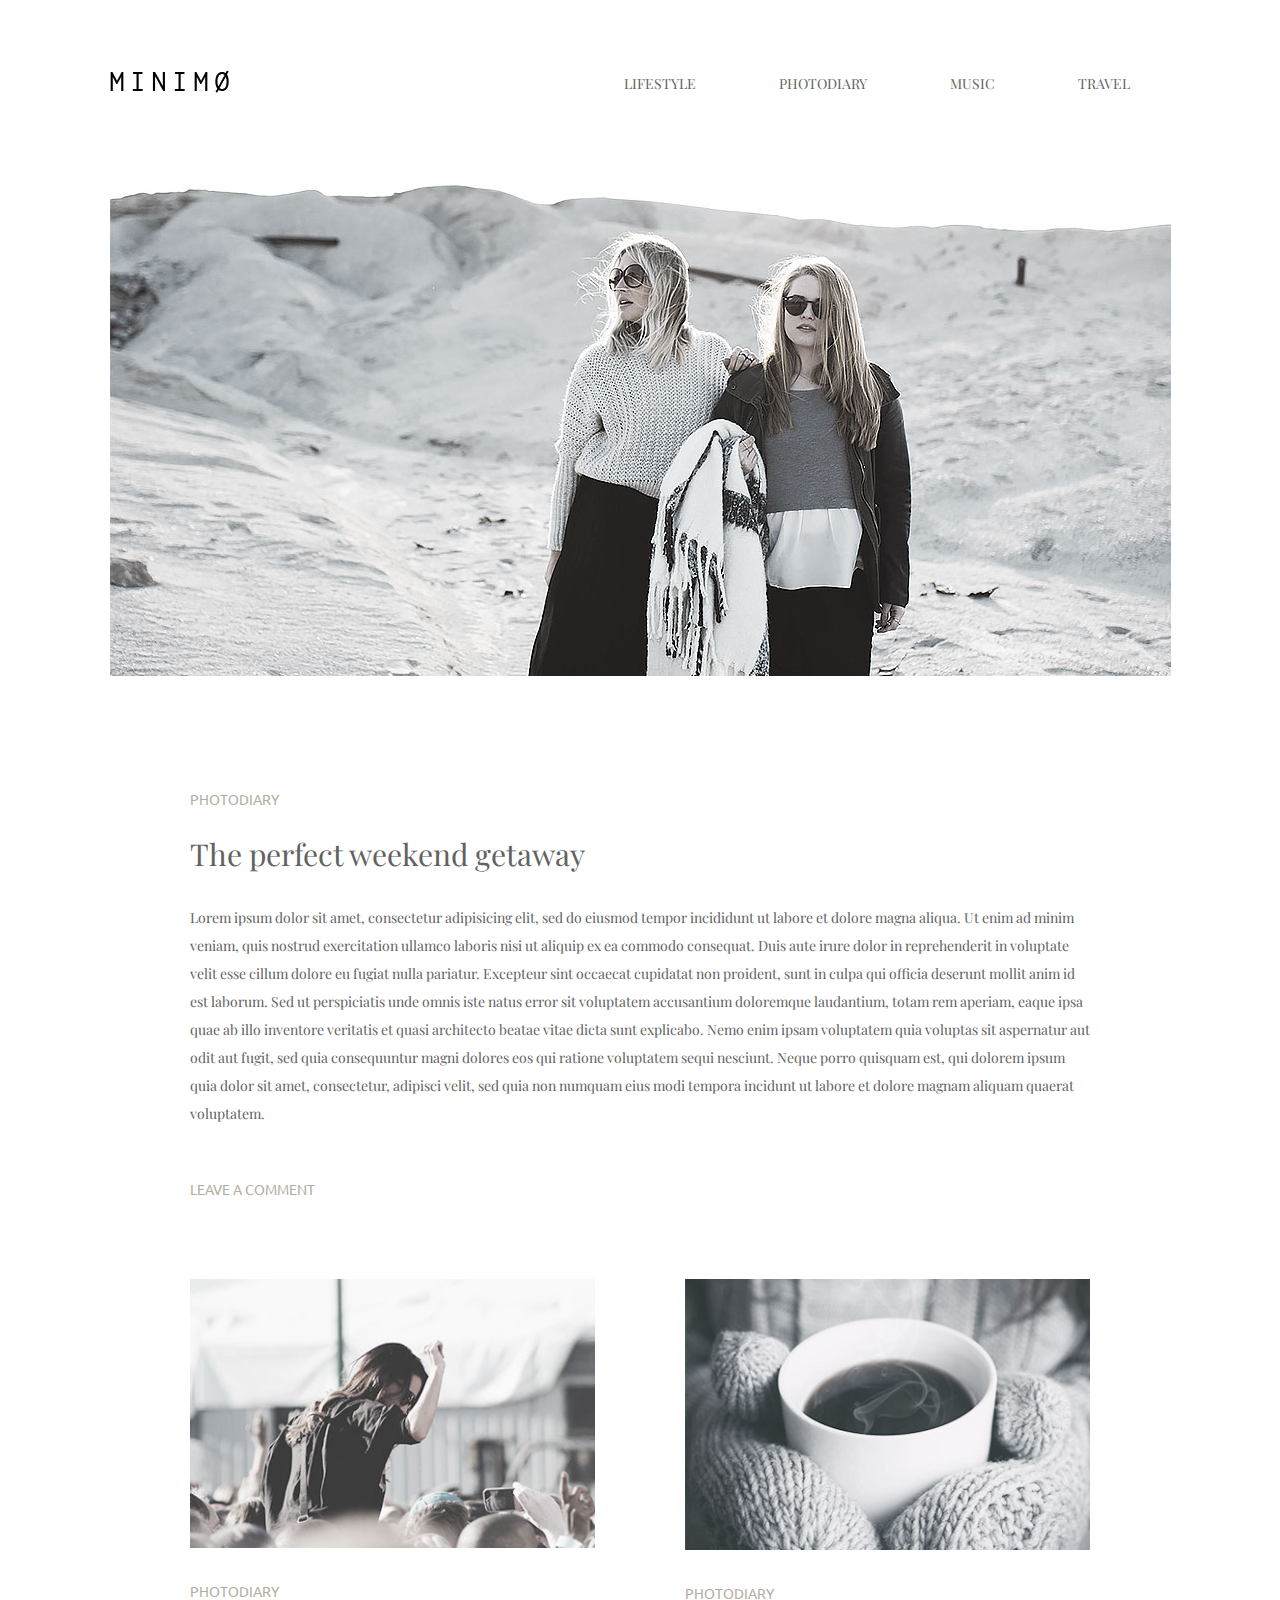
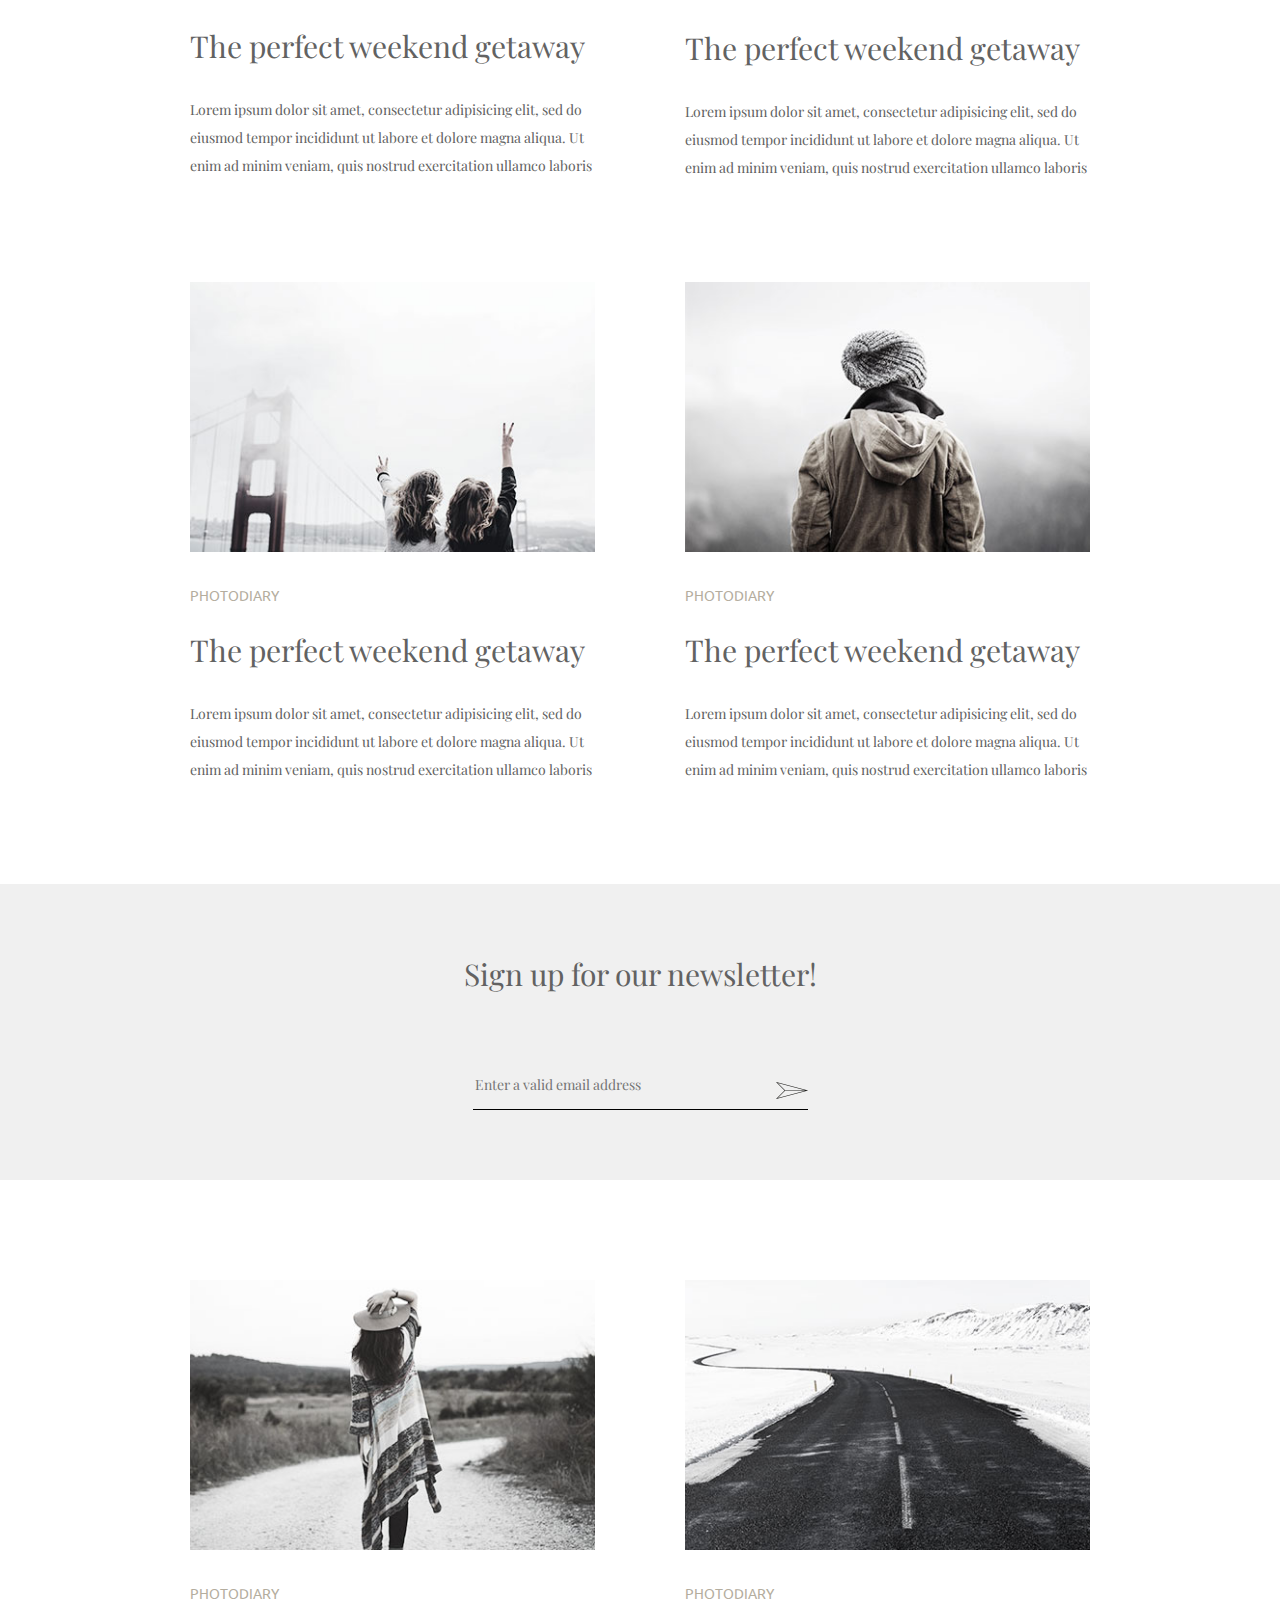
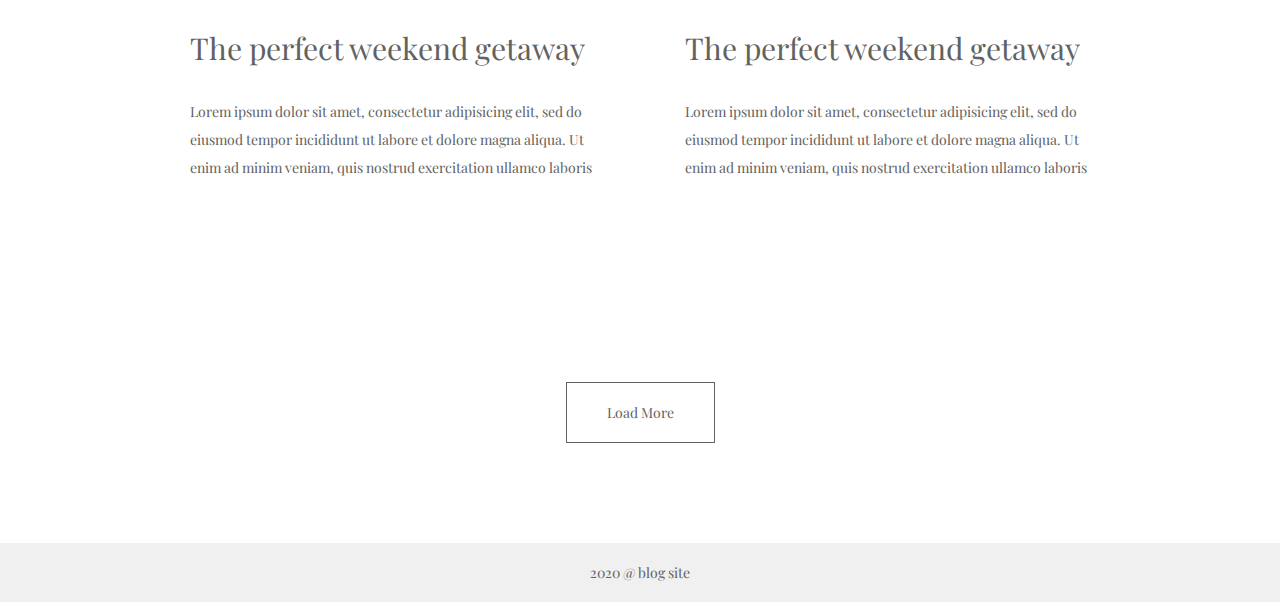
<file: index.html>
<!DOCTYPE html>
<html lang="en">

<head>
    <meta charset="UTF-8">
    <title>Document</title>
    <link rel="stylesheet" href="css/style.css" type="text/css">
</head>

<body>



    <header>
        <div class="f_center">
            <h1>
                <a href="#">
                    <img src="img/logo.png" alt="logo">
                </a>
            </h1>
            <nav>
                <a href="#">LIFESTYLE</a>
                <a href="#">PHOTODIARY</a>
                <a href="#">MUSIC</a>
                <a href="#">TRAVEL</a>
            </nav>
        </div>
    </header>


    <main>

        <div class="visual w-1060">
            <img src="img/img_main.jpg" alt="">
        </div>

        <article class="cp_s1 w-1060 p80">
            <h2>
                <small>photodiary</small>
                The perfect weekend getaway
            </h2>
            <p>
                Lorem ipsum dolor sit amet, consectetur adipisicing elit, sed do eiusmod tempor incididunt ut labore et dolore magna aliqua. Ut enim ad minim veniam, quis nostrud exercitation ullamco laboris nisi ut aliquip ex ea commodo consequat. Duis aute irure dolor in reprehenderit in voluptate velit esse cillum dolore eu fugiat nulla pariatur. Excepteur sint occaecat cupidatat non proident, sunt in culpa qui officia deserunt mollit anim id est laborum. Sed ut perspiciatis unde omnis iste natus error sit voluptatem accusantium doloremque laudantium, totam rem aperiam, eaque ipsa quae ab illo inventore veritatis et quasi architecto beatae vitae dicta sunt explicabo. Nemo enim ipsam voluptatem quia voluptas sit aspernatur aut odit aut fugit, sed quia consequuntur magni dolores eos qui ratione voluptatem sequi nesciunt. Neque porro quisquam est, qui dolorem ipsum quia dolor sit amet, consectetur, adipisci velit, sed quia non numquam eius modi tempora incidunt ut labore et dolore magnam aliquam quaerat voluptatem.
            </p>
            <a href="#">Leave a comment</a>
        </article>

        <ul class="f_list">
            <li>
                <a href="#">
                    <p><img src="img/p_1-1.jpg"></p>
                    <article class="cp_s1">
                        <h2>
                            <small>photodiary</small>
                            The perfect weekend getaway
                        </h2>
                        <p>
                            Lorem ipsum dolor sit amet, consectetur adipisicing elit, sed do eiusmod tempor incididunt ut labore et dolore magna aliqua. Ut enim ad minim veniam, quis nostrud exercitation ullamco laboris
                        </p>

                    </article>
                </a>

            </li>
            <li>
                <a href="#">
                    <p><img src="img/p_1-2.jpg"></p>
                    <article class="cp_s1">
                        <h2>
                            <small>photodiary</small>
                            The perfect weekend getaway
                        </h2>
                        <p>
                            Lorem ipsum dolor sit amet, consectetur adipisicing elit, sed do eiusmod tempor incididunt ut labore et dolore magna aliqua. Ut enim ad minim veniam, quis nostrud exercitation ullamco laboris
                        </p>

                    </article>
                </a>

            </li>
            <li>
                <a href="#">
                    <p><img src="img/p_2-1.jpg"></p>
                    <article class="cp_s1">
                        <h2>
                            <small>photodiary</small>
                            The perfect weekend getaway
                        </h2>
                        <p>
                            Lorem ipsum dolor sit amet, consectetur adipisicing elit, sed do eiusmod tempor incididunt ut labore et dolore magna aliqua. Ut enim ad minim veniam, quis nostrud exercitation ullamco laboris
                        </p>

                    </article>
                </a>

            </li>
            <li>
                <a href="#">
                    <p><img src="img/p_2-2.jpg"></p>
                    <article class="cp_s1">
                        <h2>
                            <small>photodiary</small>
                            The perfect weekend getaway
                        </h2>
                        <p>
                            Lorem ipsum dolor sit amet, consectetur adipisicing elit, sed do eiusmod tempor incididunt ut labore et dolore magna aliqua. Ut enim ad minim veniam, quis nostrud exercitation ullamco laboris
                        </p>

                    </article>
                </a>
            </li>
        </ul>

        <div class="letter">
            <h2>Sign up for our newsletter!</h2>
            <span>
                <input type="email" placeholder="Enter a valid email address">
                <input type="submit">
            </span>
        </div>

       
        <ul class="f_list mt100">
            <li>
                <a href="#">
                    <p><img src="img/p_3-1.jpg"></p>
                    <article class="cp_s1">
                        <h2>
                            <small>photodiary</small>
                            The perfect weekend getaway
                        </h2>
                        <p>
                            Lorem ipsum dolor sit amet, consectetur adipisicing elit, sed do eiusmod tempor incididunt ut labore et dolore magna aliqua. Ut enim ad minim veniam, quis nostrud exercitation ullamco laboris
                        </p>

                    </article>
                </a>

            </li>
            <li>
                <a href="#">
                    <p><img src="img/p_3-2.jpg"></p>
                    <article class="cp_s1">
                        <h2>
                            <small>photodiary</small>
                            The perfect weekend getaway
                        </h2>
                        <p>
                            Lorem ipsum dolor sit amet, consectetur adipisicing elit, sed do eiusmod tempor incididunt ut labore et dolore magna aliqua. Ut enim ad minim veniam, quis nostrud exercitation ullamco laboris
                        </p>

                    </article>
                </a>
            </li>
        </ul>

        <div class="mt100 a-center">
            <a href="#" class="btn">
                Load more
            </a>
        </div>
    </main>

    <footer>
       
       2020 @ blog site
        
    </footer>


</body></html>
</file>
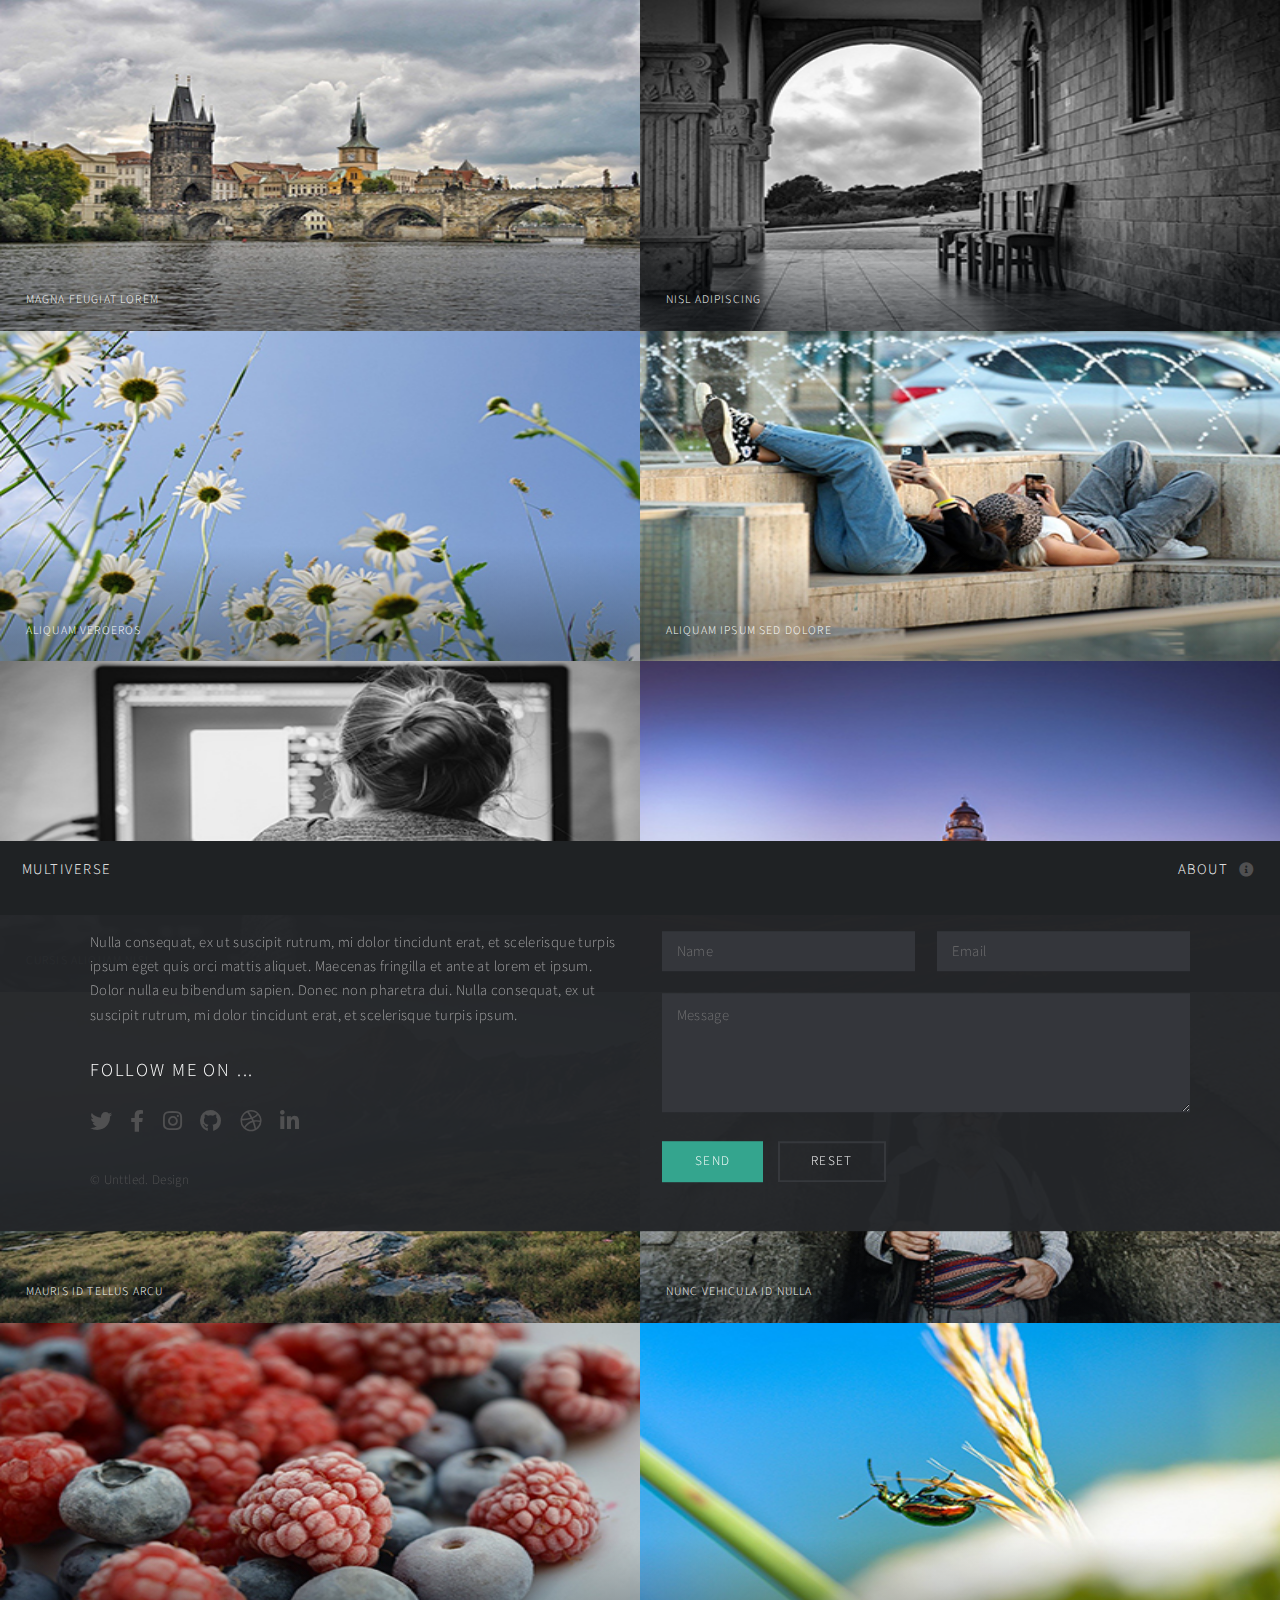
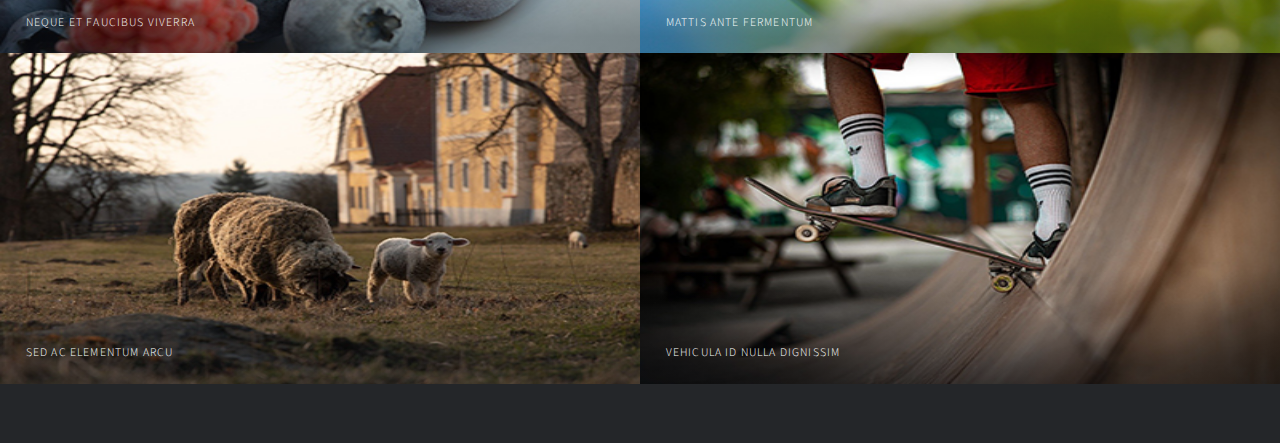
<file: exam_0921_2/index.html>
<!DOCTYPE HTML>
<html>

<head>
    <title>Multiverse by HTML5 UP</title>
    <meta charset="utf-8" />
    <meta name="viewport" content="width=device-width, initial-scale=1, user-scalable=no" />
    <link rel="stylesheet" href="assets/css/main.css" />

    <script src="https://ajax.googleapis.com/ajax/libs/jquery/3.4.1/jquery.min.js"></script>
    <script src="exam_0921_2.js"></script>

</head>

<body>

    <!-- Wrapper -->
    <div id="wrapper">

        <!-- Header -->
        <header id="header">
            <h1><a href="index.html"><strong>Multiverse</strong></a></h1>
            <nav>
                <ul>
                    <li><a href="#footer" class="icon solid fa-info-circle">About</a></li>
                </ul>
            </nav>
        </header>

        <!-- Main -->
        <div id="main">
            <!--data.xml 아래 article형태로 만들어서 가져오기-->
            <!-- <article class="thumb">
                <a href="images/fulls/01.jpg" class="image"><img src="images/thumbs/01.jpg" alt="" /></a>
                <h2>Magna feugiat lorem</h2>
            </article> -->
        </div>

        <!-- Footer -->
        <footer id="footer" class="panel">
            <div class="inner split">
                <div>
                    <section>
                        <h2>Magna feugiat sed adipiscing</h2>
                        <p>Nulla consequat, ex ut suscipit rutrum, mi dolor tincidunt erat, et scelerisque turpis ipsum eget quis orci mattis aliquet. Maecenas fringilla et ante at lorem et ipsum. Dolor nulla eu bibendum sapien. Donec non pharetra dui. Nulla consequat, ex ut suscipit rutrum, mi dolor tincidunt erat, et scelerisque turpis ipsum.</p>
                    </section>
                    <section>
                        <h2>Follow me on ...</h2>
                        <ul class="icons">
                            <li><a href="#" class="icon brands fa-twitter"><span class="label">Twitter</span></a></li>
                            <li><a href="#" class="icon brands fa-facebook-f"><span class="label">Facebook</span></a></li>
                            <li><a href="#" class="icon brands fa-instagram"><span class="label">Instagram</span></a></li>
                            <li><a href="#" class="icon brands fa-github"><span class="label">GitHub</span></a></li>
                            <li><a href="#" class="icon brands fa-dribbble"><span class="label">Dribbble</span></a></li>
                            <li><a href="#" class="icon brands fa-linkedin-in"><span class="label">LinkedIn</span></a></li>
                        </ul>
                    </section>
                    <p class="copyright">
                        &copy; Unttled. Design
                    </p>
                </div>
                <div>
                    <section>
                        <h2>Get in touch</h2>
                        <form method="post" action="#">
                            <div class="fields">
                                <div class="field half">
                                    <input type="text" name="name" id="name" placeholder="Name" />
                                </div>
                                <div class="field half">
                                    <input type="text" name="email" id="email" placeholder="Email" />
                                </div>
                                <div class="field">
                                    <textarea name="message" id="message" rows="4" placeholder="Message"></textarea>
                                </div>
                            </div>
                            <ul class="actions">
                                <li><input type="submit" value="Send" class="primary" /></li>
                                <li><input type="reset" value="Reset" /></li>
                            </ul>
                        </form>
                    </section>
                </div>
            </div>
        </footer>

    </div>

    <!--popup-->
    <div class="poptrox-overlay">
        <div style="display:inline-block;height:100%;vertical-align:middle;"></div>
        <div class="bg"></div>
        <div class="poptrox-popup">
            <div class="pic"><img src="images/fulls/02.jpg" alt=""></div>
            <div class="caption">
                <h2>Nisl adipiscing</h2>
            </div><span class="closer" style="cursor: pointer;"></span>
            <div class="nav-previous" style=""></div>
            <div class="nav-next" style=""></div>
        </div>
    </div>
    <!--//popup end-->

</body></html>
</file>
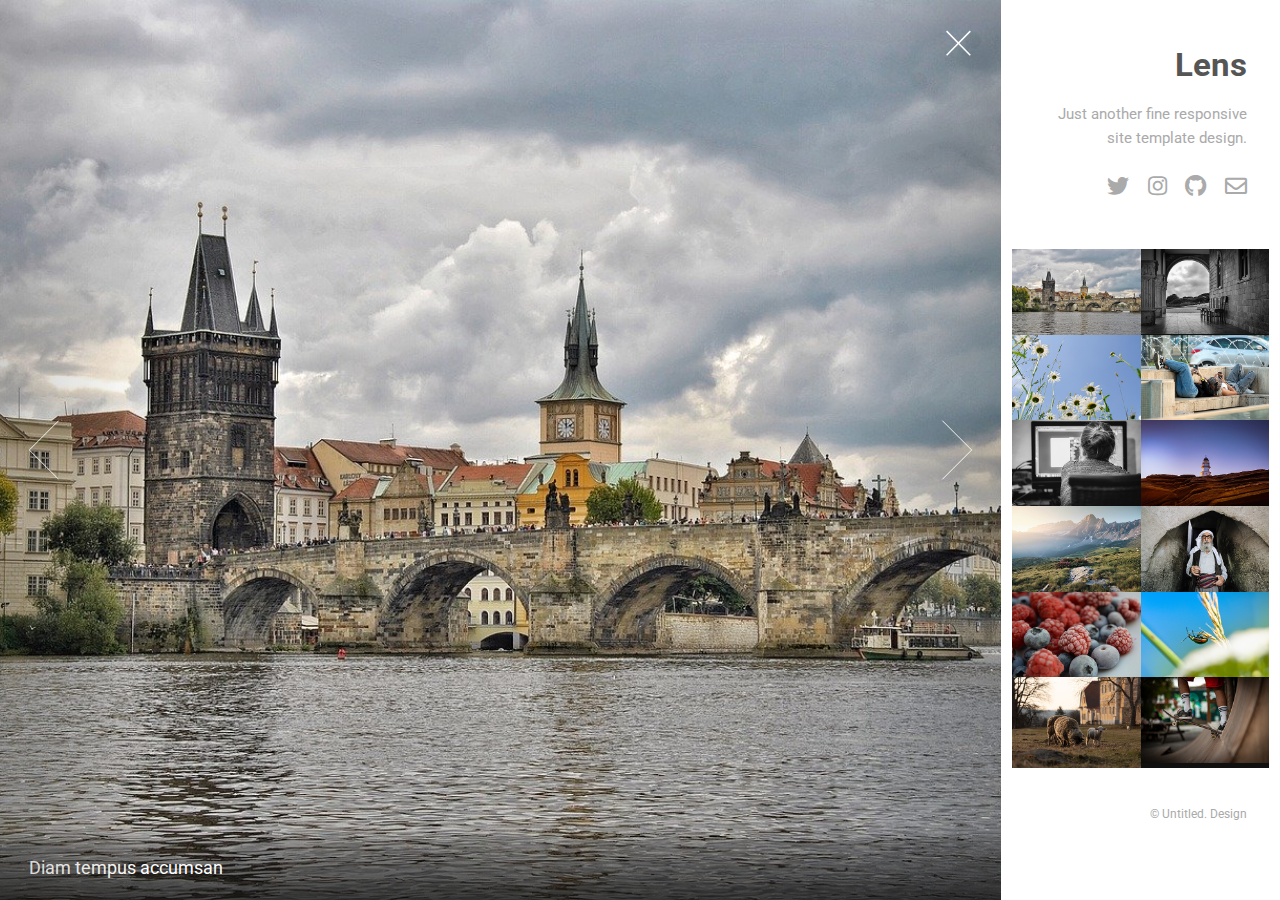
<file: exam_0922_2/index.html>
<!DOCTYPE HTML>

<html>

<head>
    <title>Lens </title>
    <meta charset="utf-8" />
    <meta name="viewport" content="width=device-width, initial-scale=1, user-scalable=no" />
    <link rel="stylesheet" href="assets/css/main.css" />

    <script src="https://ajax.googleapis.com/ajax/libs/jquery/3.4.1/jquery.min.js"></script>
    <script src="exam_0922_2.js"></script>
</head>

<body > <!--class="fullscreen"-->

    <!-- Main -->
    <div id="main">  <!--body에 .fullscreen클래스가 추가되면 => right : -19em 됨-->

        <!-- Header -->
        <header id="header">
            <h1>Lens</h1>
            <p>Just another fine responsive site template design.</p>
            <ul class="icons">
                <li><a href="#" class="icon brands fa-twitter"><span class="label">Twitter</span></a></li>
                <li><a href="#" class="icon brands fa-instagram"><span class="label">Instagram</span></a></li>
                <li><a href="#" class="icon brands fa-github"><span class="label">Github</span></a></li>
                <li><a href="#" class="icon fa-envelope"><span class="label">Email</span></a></li>
            </ul>
        </header>

        <!-- Thumbnail -->
        <section id="thumbnails">

            <!--data load-->
<!--
            <article class="active">
                <a class="thumbnail" href="images/fulls/01.jpg"><img src="images/thumbs/01.jpg" alt="" /></a>
            </article>
            <article>
                <a class="thumbnail" href="images/fulls/01.jpg"><img src="images/thumbs/02.jpg" alt="" /></a>
            </article>
-->
            <!--data load end-->

        </section>

        <!-- Footer -->
        <footer id="footer">
            <ul class="copyright">
                <li>&copy; Untitled. Design</li>
            </ul>
        </footer>

    </div>

    <!-- detail -->
    <div id="viewer"> <!--버거메뉴를 클릭하면 width:100% 됨-->
        <div class="inner">
            <div class="nav-next"></div>
            <div class="nav-previous"></div>
            <div class="toggle"></div>     <!--버거메뉴 클릭시 body에 .fullscreen 클래스 추가-->
        </div>
        <div class="slide active">
            <div class="caption">
                <h2>Diam tempus accumsan</h2>
            </div>
            <div class="image" style="background-position: center center; background-image: url(images/fulls/01.jpg);"></div>
        </div>
    </div>

</body>

</html>
</file>
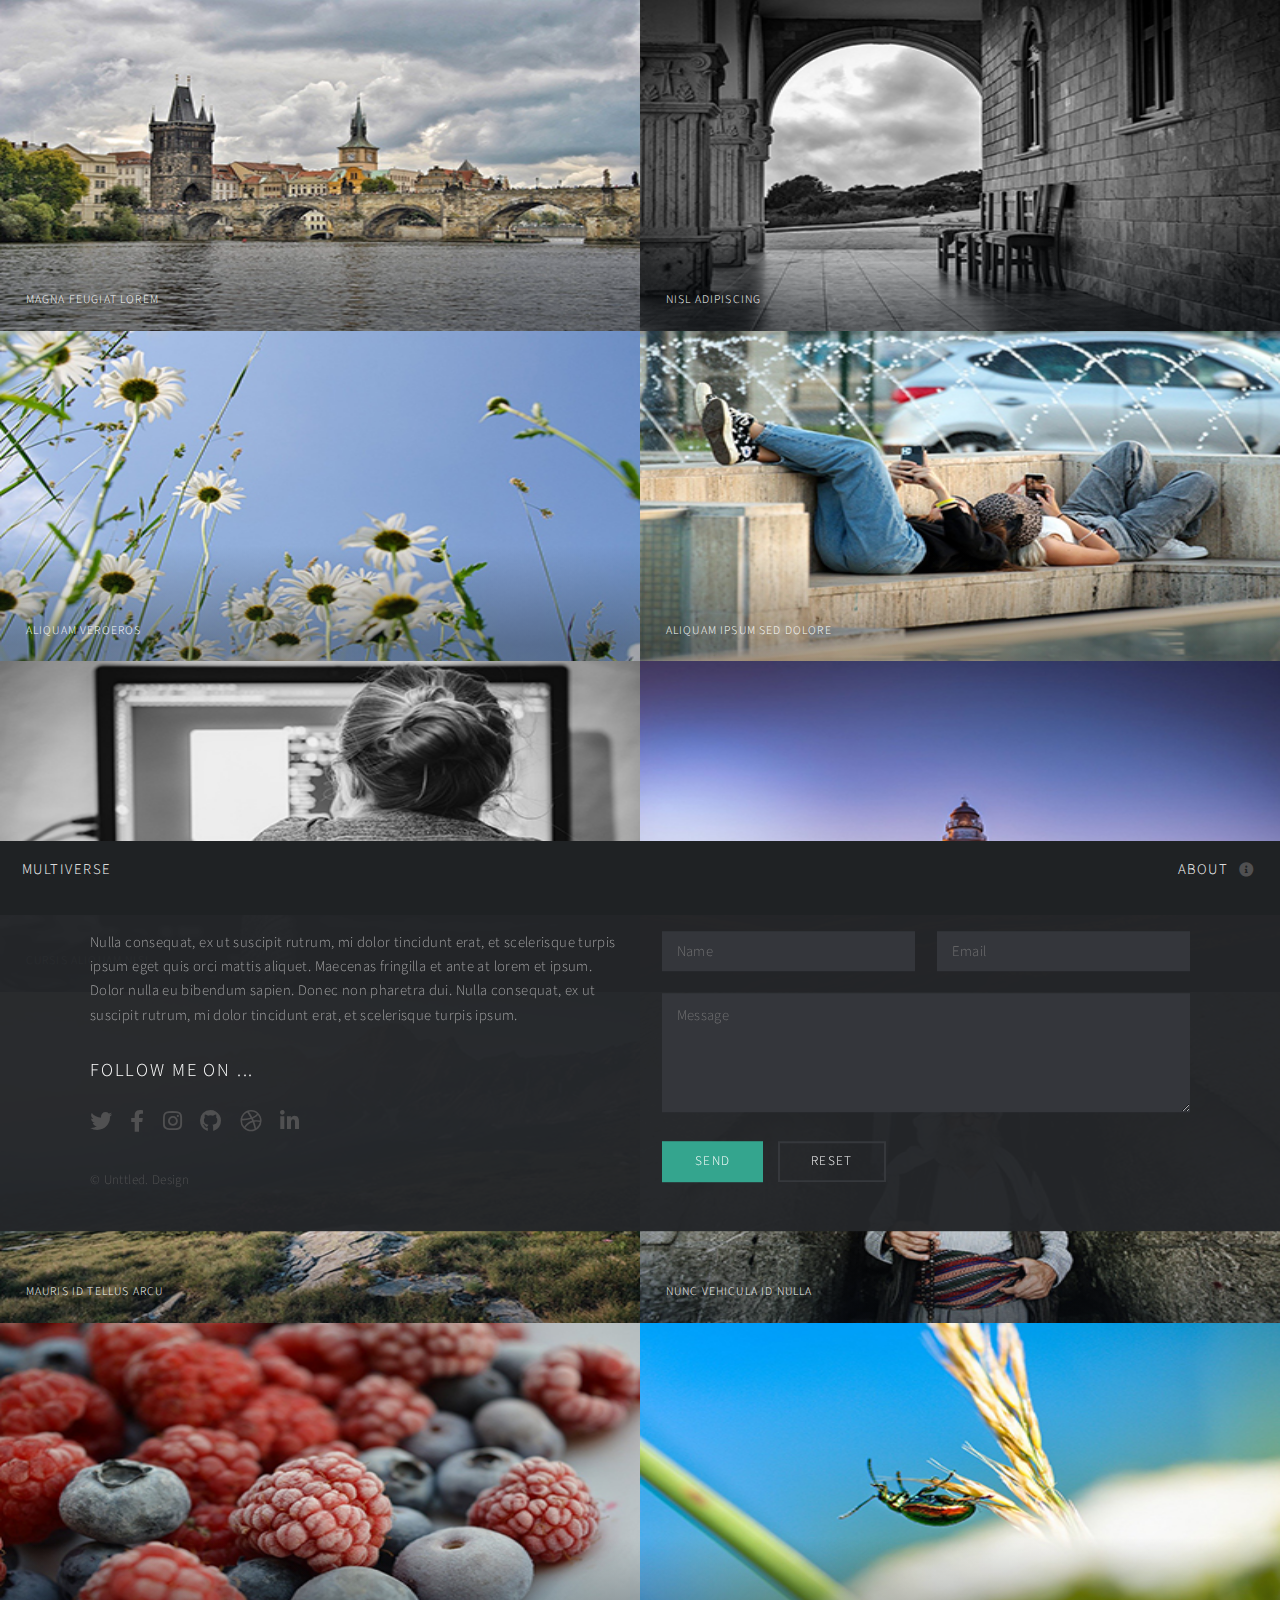
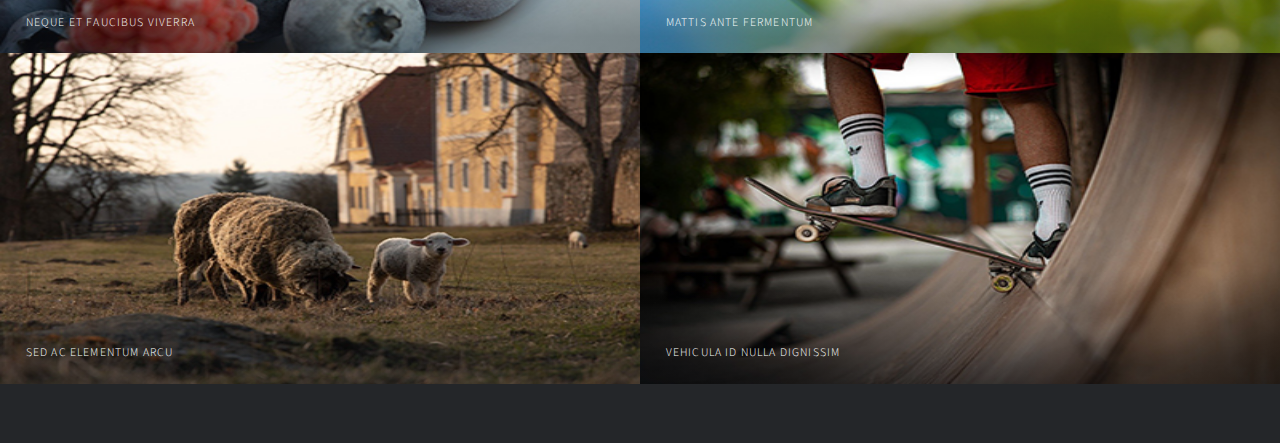
<file: exam_1029/index.html>
<!DOCTYPE HTML>
<html>

<head>
    <title>Multiverse by HTML5 UP</title>
    <meta charset="utf-8" />
    <meta name="viewport" content="width=device-width, initial-scale=1, user-scalable=no" />
    <link rel="stylesheet" href="assets/css/main.css" />

    <script src="https://ajax.googleapis.com/ajax/libs/jquery/3.4.1/jquery.min.js"></script>
    <script src="index.js"></script>

</head>

<body>

    <!-- Wrapper -->
    <div id="wrapper">

        <!-- Header -->
        <header id="header">
            <h1><a href="index.html"><strong>Multiverse</strong></a></h1>
            <nav>
                <ul>
                    <li><a href="#footer" class="icon solid fa-info-circle">About</a></li>
                </ul>
            </nav>
        </header>

        <!-- Main -->
        <div id="main">
            <!--data.xml 아래 article형태로 만들어서 가져오기-->
            <!--<article class="thumb">
                <a href="images/fulls/01.jpg" class="image"><img src="images/thumbs/01.jpg" alt="" /></a>
                <h2>Magna feugiat lorem</h2>
            </article>-->
        </div>

        <!-- Footer -->
        <footer id="footer" class="panel">
            <div class="inner split">
                <div>
                    <section>
                        <h2>Magna feugiat sed adipiscing</h2>
                        <p>Nulla consequat, ex ut suscipit rutrum, mi dolor tincidunt erat, et scelerisque turpis ipsum eget quis orci mattis aliquet. Maecenas fringilla et ante at lorem et ipsum. Dolor nulla eu bibendum sapien. Donec non pharetra dui. Nulla consequat, ex ut suscipit rutrum, mi dolor tincidunt erat, et scelerisque turpis ipsum.</p>
                    </section>
                    <section>
                        <h2>Follow me on ...</h2>
                        <ul class="icons">
                            <li><a href="#" class="icon brands fa-twitter"><span class="label">Twitter</span></a></li>
                            <li><a href="#" class="icon brands fa-facebook-f"><span class="label">Facebook</span></a></li>
                            <li><a href="#" class="icon brands fa-instagram"><span class="label">Instagram</span></a></li>
                            <li><a href="#" class="icon brands fa-github"><span class="label">GitHub</span></a></li>
                            <li><a href="#" class="icon brands fa-dribbble"><span class="label">Dribbble</span></a></li>
                            <li><a href="#" class="icon brands fa-linkedin-in"><span class="label">LinkedIn</span></a></li>
                        </ul>
                    </section>
                    <p class="copyright">
                        &copy; Unttled. Design
                    </p>
                </div>
                <div>
                    <section>
                        <h2>Get in touch</h2>
                        <form method="post" action="#">
                            <div class="fields">
                                <div class="field half">
                                    <input type="text" name="name" id="name" placeholder="Name" />
                                </div>
                                <div class="field half">
                                    <input type="text" name="email" id="email" placeholder="Email" />
                                </div>
                                <div class="field">
                                    <textarea name="message" id="message" rows="4" placeholder="Message"></textarea>
                                </div>
                            </div>
                            <ul class="actions">
                                <li><input type="submit" value="Send" class="primary" /></li>
                                <li><input type="reset" value="Reset" /></li>
                            </ul>
                        </form>
                    </section>
                </div>
            </div>
        </footer>

    </div>

    <!--popup-->
    <div class="poptrox-overlay">
        <div style="display:inline-block;height:100%;vertical-align:middle;"></div>
        <div class="bg"></div>
        <div class="poptrox-popup">
            <div class="pic"><img src="images/fulls/02.jpg" alt=""></div>
            <div class="caption">
                <h2>Nisl adipiscing</h2>
            </div><span class="closer" style="cursor: pointer;"></span>
            <div class="nav-previous" style=""></div>
            <div class="nav-next" style=""></div>
        </div>
    </div>
    <!--//popup end-->

</body></html>
</file>
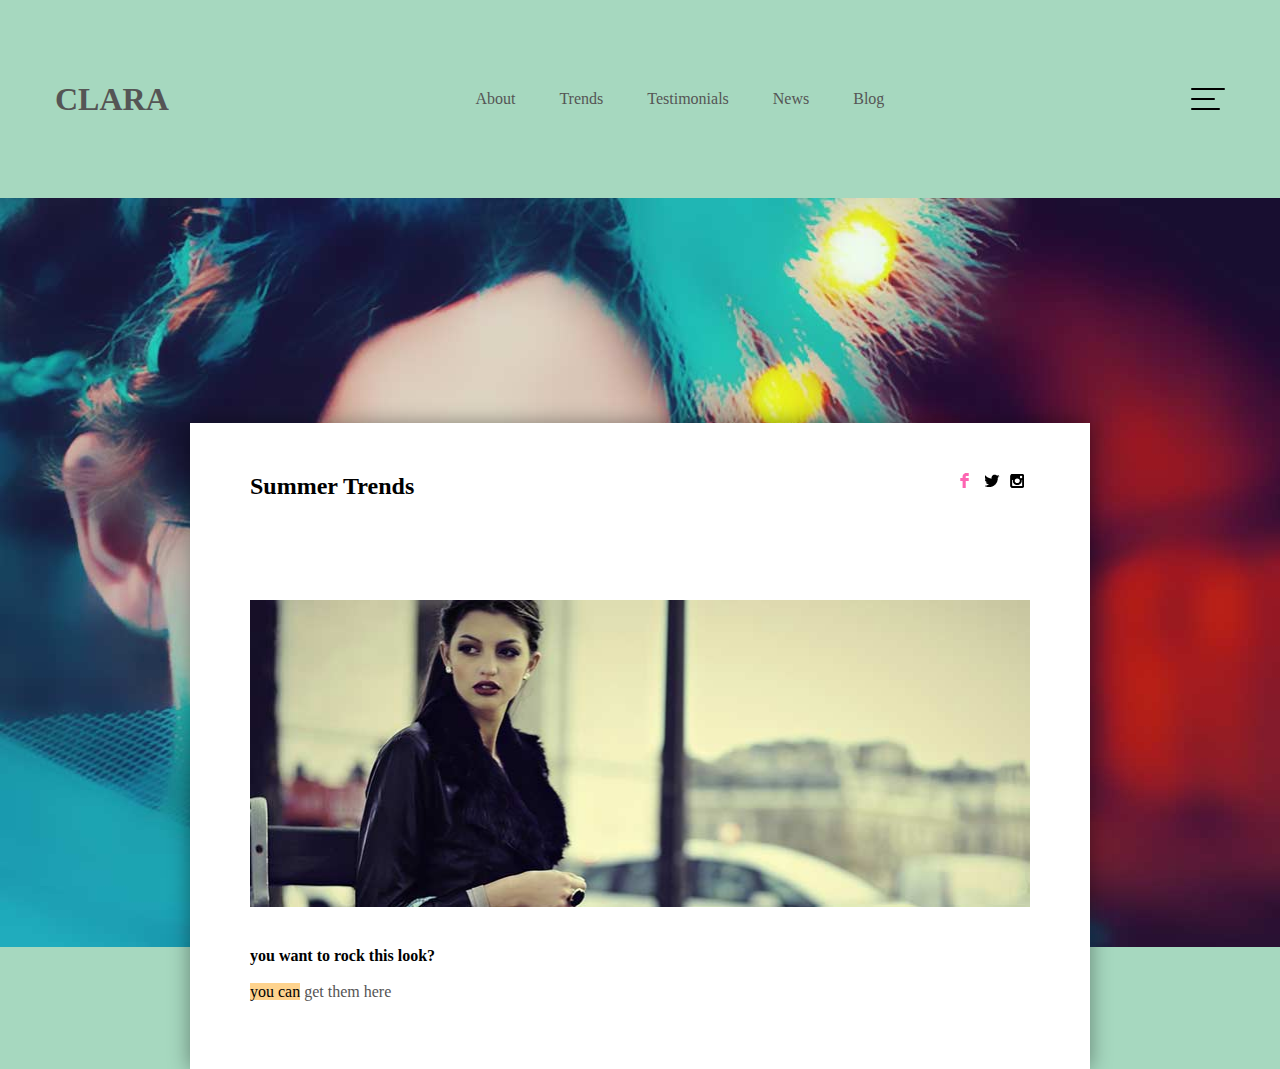
<file: site01/index.html>
<!DOCTYPE html>
<html lang="en">

<head>
    <meta charset="UTF-8">
    <title>site1</title>
    <link href="css/style.css" rel="stylesheet" type="text/css">
</head>

<body>

    <header>

        <div>
            <h1>
                <a href="#">CLARA</a>
            </h1>
            <nav>

                <ul>
                    <!--ul 태그:서브메뉴 있다고 생각하면 돼.-->

                    <li>
                        <a href="#">About</a>
                        <div>
                            <a href="#">CEO</a>
                            <a href="#">History</a>
                            <a href="#">Map</a>
                        </div>
                    </li>
                    <li>
                        <a href="#">Trends</a>
                        <div>
                            <a href="#">CEO</a>
                            <a href="#">History</a>
                            <a href="#">Map</a>
                        </div>
                    </li>
                    <li>
                        <a href="#">Testimonials</a>
                        <div>
                            <a href="#">CEO</a>
                            <a href="#">History</a>
                            <a href="#">Map</a>
                        </div>
                    </li>
                    <li>
                        <a href="#">News</a>
                        <div>
                            <a href="#">CEO</a>
                            <a href="#">History</a>
                            <a href="#">Map</a>
                        </div>
                    </li>
                    <li>
                        <a href="#">Blog</a>
                        <div>
                            <a href="#">CEO</a>
                            <a href="#">History</a>
                            <a href="#">Map</a>
                        </div>
                    </li>
                </ul>
            </nav>

            <a class="menu-trigger" href="#">
                <span></span>
                <span></span>
                <span></span>
            </a>

        </div>


    </header>

    <main>

        <div class="spot">

            <article>
                <!--제목이 있는 콘튼츠를 묶을 수 있어-->
                <h2>
                    Summer Trends
                    <span>
                        <a href="#">facebook</a>
                        <a href="#">twitter</a>
                        <a href="#">instagram</a>
                    </span>
                    <!-- span에 float : -->
                </h2>
                <figure>
                    <!-- 블럭요소.-->
                    <p>
                        <img src="img/img_sns.jpg" alt="">
                    </p>
                    <figcaption>
                        <!--이미지 제목 또는 설명. 마진값을 가짐.-->
                        <strong> you want to rock this look?</strong>
                        <a href="#">
                            <mark>you can</mark> get them here
                        </a>
                    </figcaption>
                </figure>
            </article>
        </div>


    </main>

    <footer>

    </footer>



</body></html>
</file>
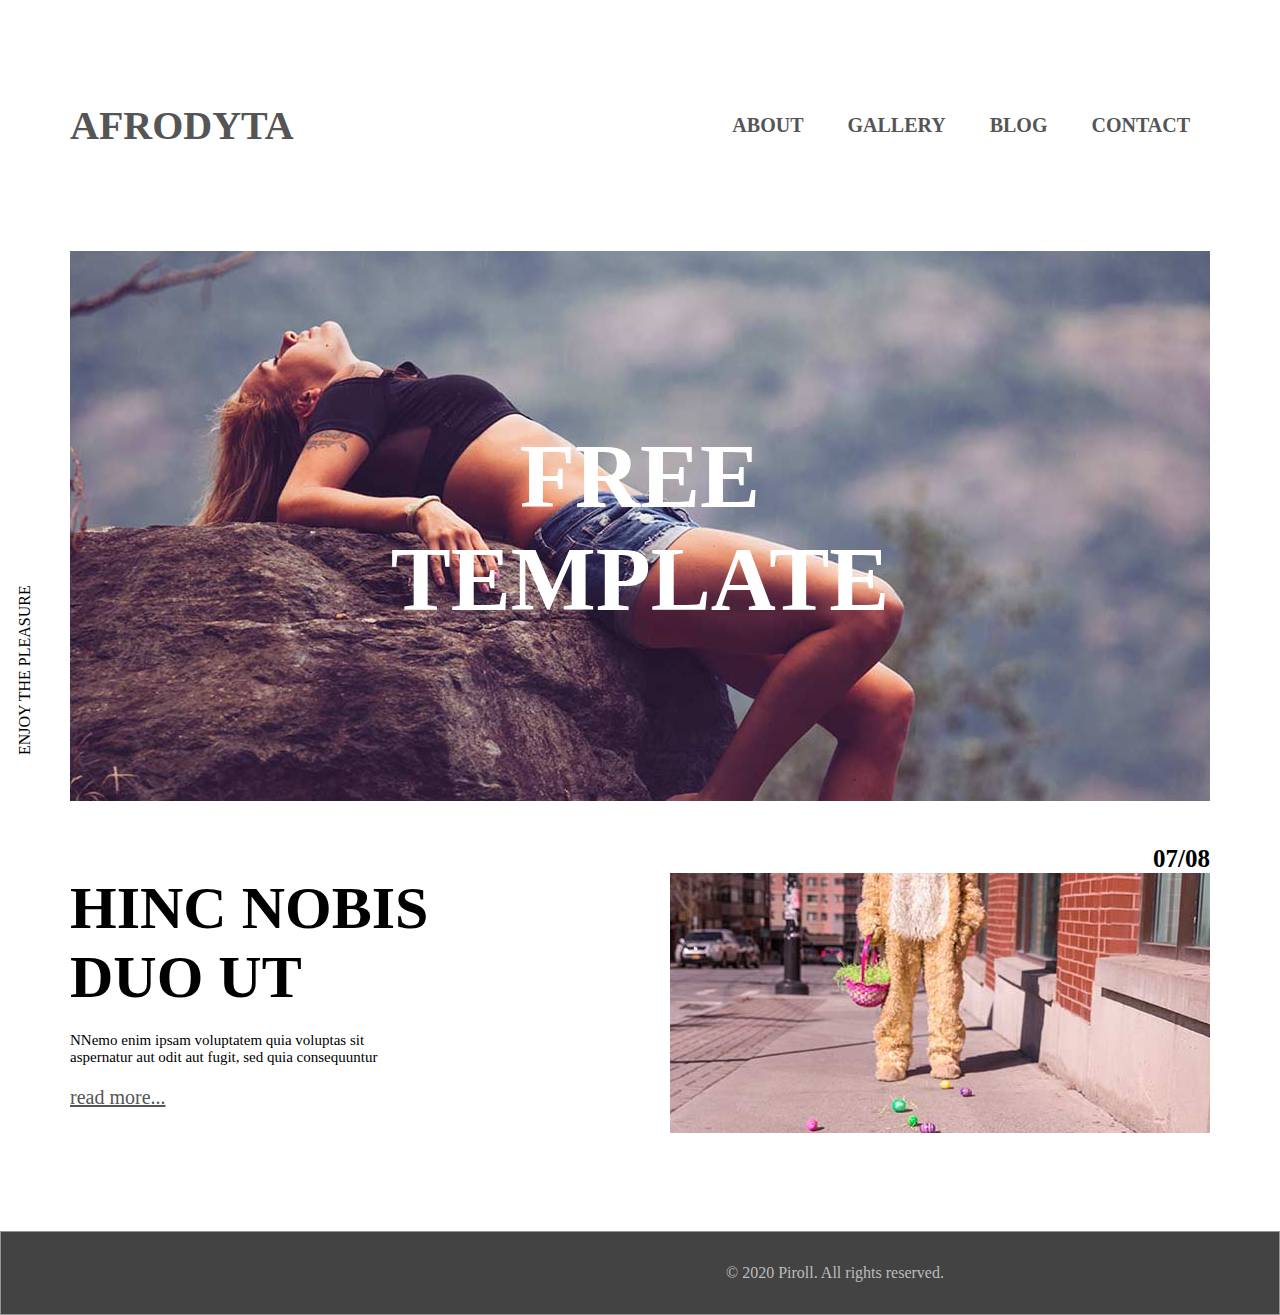
<file: site02/index.html>
<!DOCTYPE html>
<html lang="en">

<head>
    <meta charset="UTF-8">
    <title>site2</title>
    <link href="css/style.css" rel="stylesheet" type="text/css">
</head>


<body>

    <header>
        <div class="h_1">
            <h1>
                <a href="#">AFRODYTA</a>
            </h1>

            <nav>
                <ul>
                    <li><a href="#">ABOUT</a></li>
                    <li><a href="#">GALLERY</a></li>
                    <li><a href="#">BLOG</a></li>
                    <li><a href="#">CONTACT</a></li>
                </ul>
            </nav>
        </div>


    </header>


    <main>

        <div class="m_1">
            <article>
                <img src="img/img_bg01.jpg" alt="">
                <h2>
                FREE <br>
                TEMPLATE
            </h2>

            </article>
            

            <span>
                ENJOY THE PLEASURE
            </span>
            <!-- aside 영역을 메인에 편입 시켜서 공중에 띄움(absolute) - translate로 위치 조정.-->

        </div>

        <div class="m_2">
            <article>
                <h3>
                    Hinc nobis <br>
                    duo ut
                </h3>
                <p>NNemo enim ipsam voluptatem quia voluptas sit
                    <br>aspernatur aut odit aut fugit, sed quia consequuntur
                </p>
                <a href="#">read more...</a>
            </article>

            <figure>
                <figcaption>
                    07/08
                </figcaption>
                <img src="img/img_bear.jpg" alt="">
            </figure>

        </div>

    </main>


    <footer>
        <p>
            © 2020 Piroll. All rights reserved.
        </p>
    </footer>

</body></html>
</file>
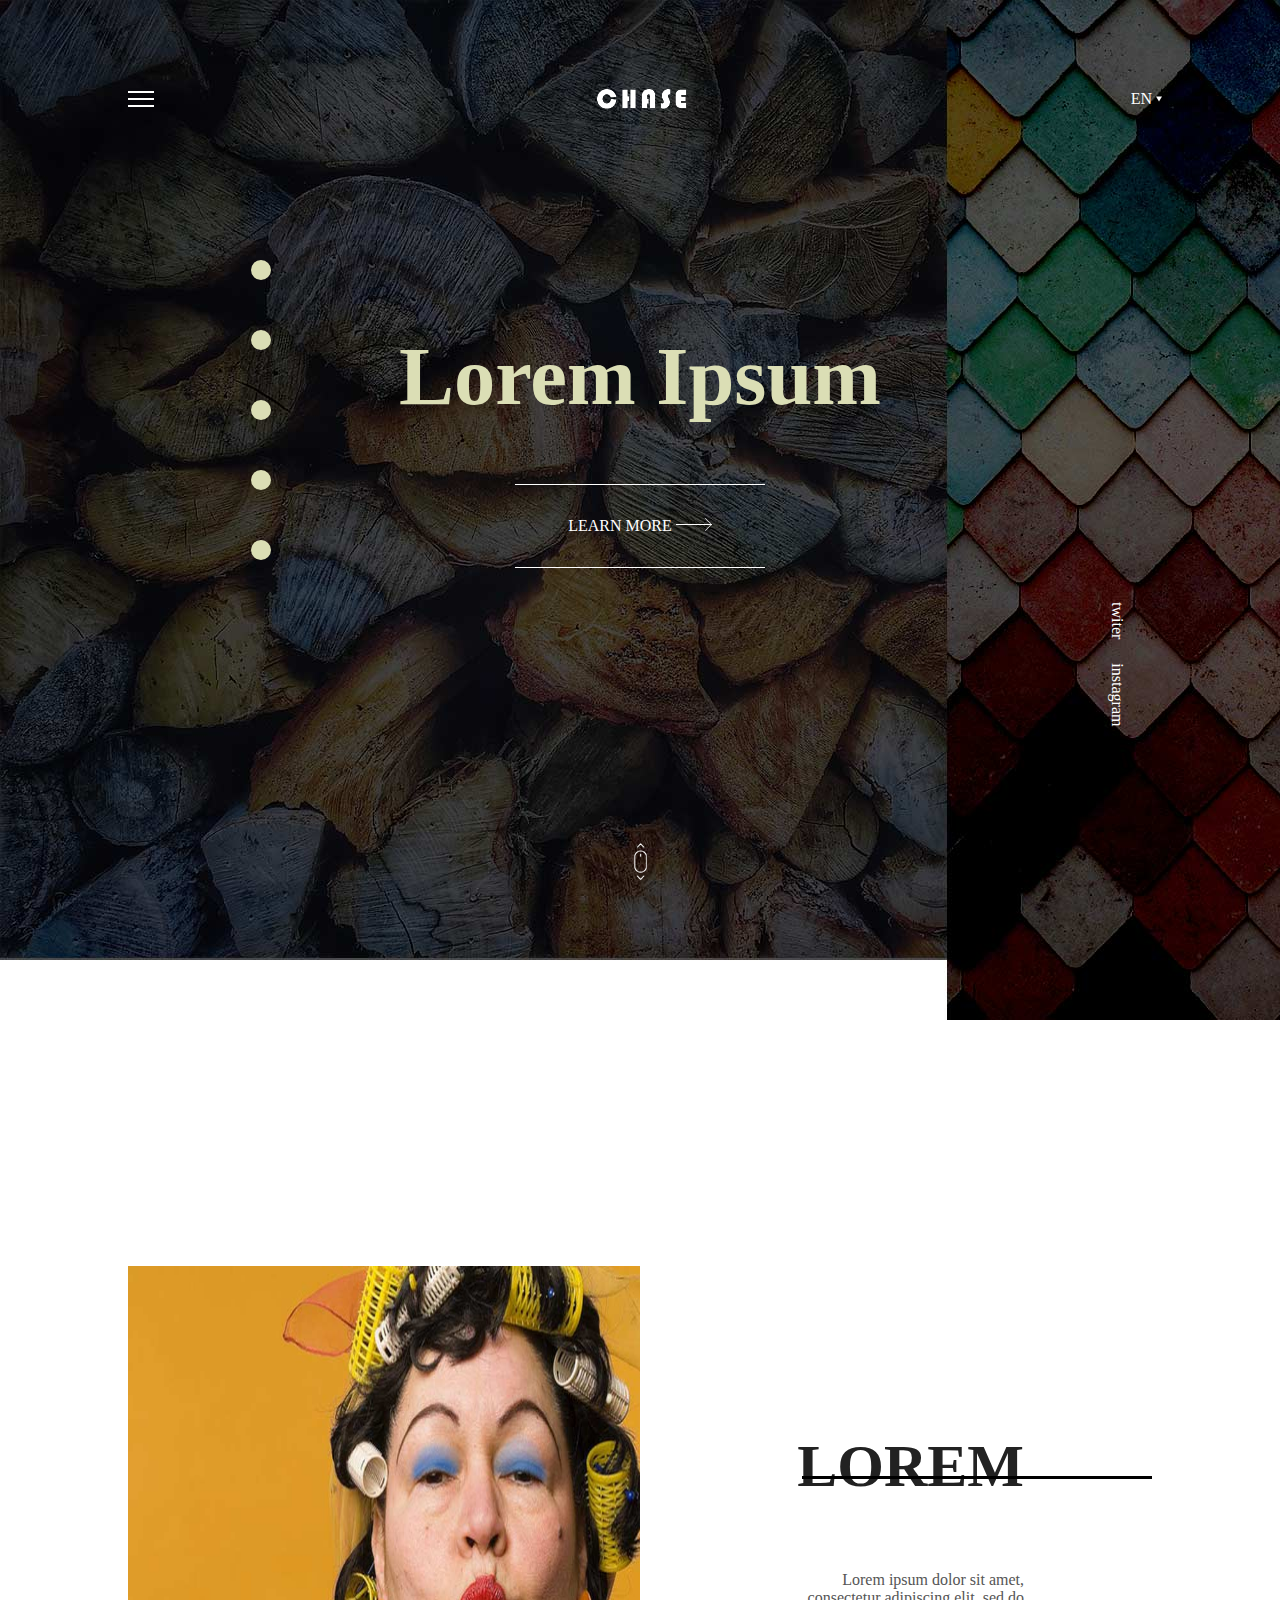
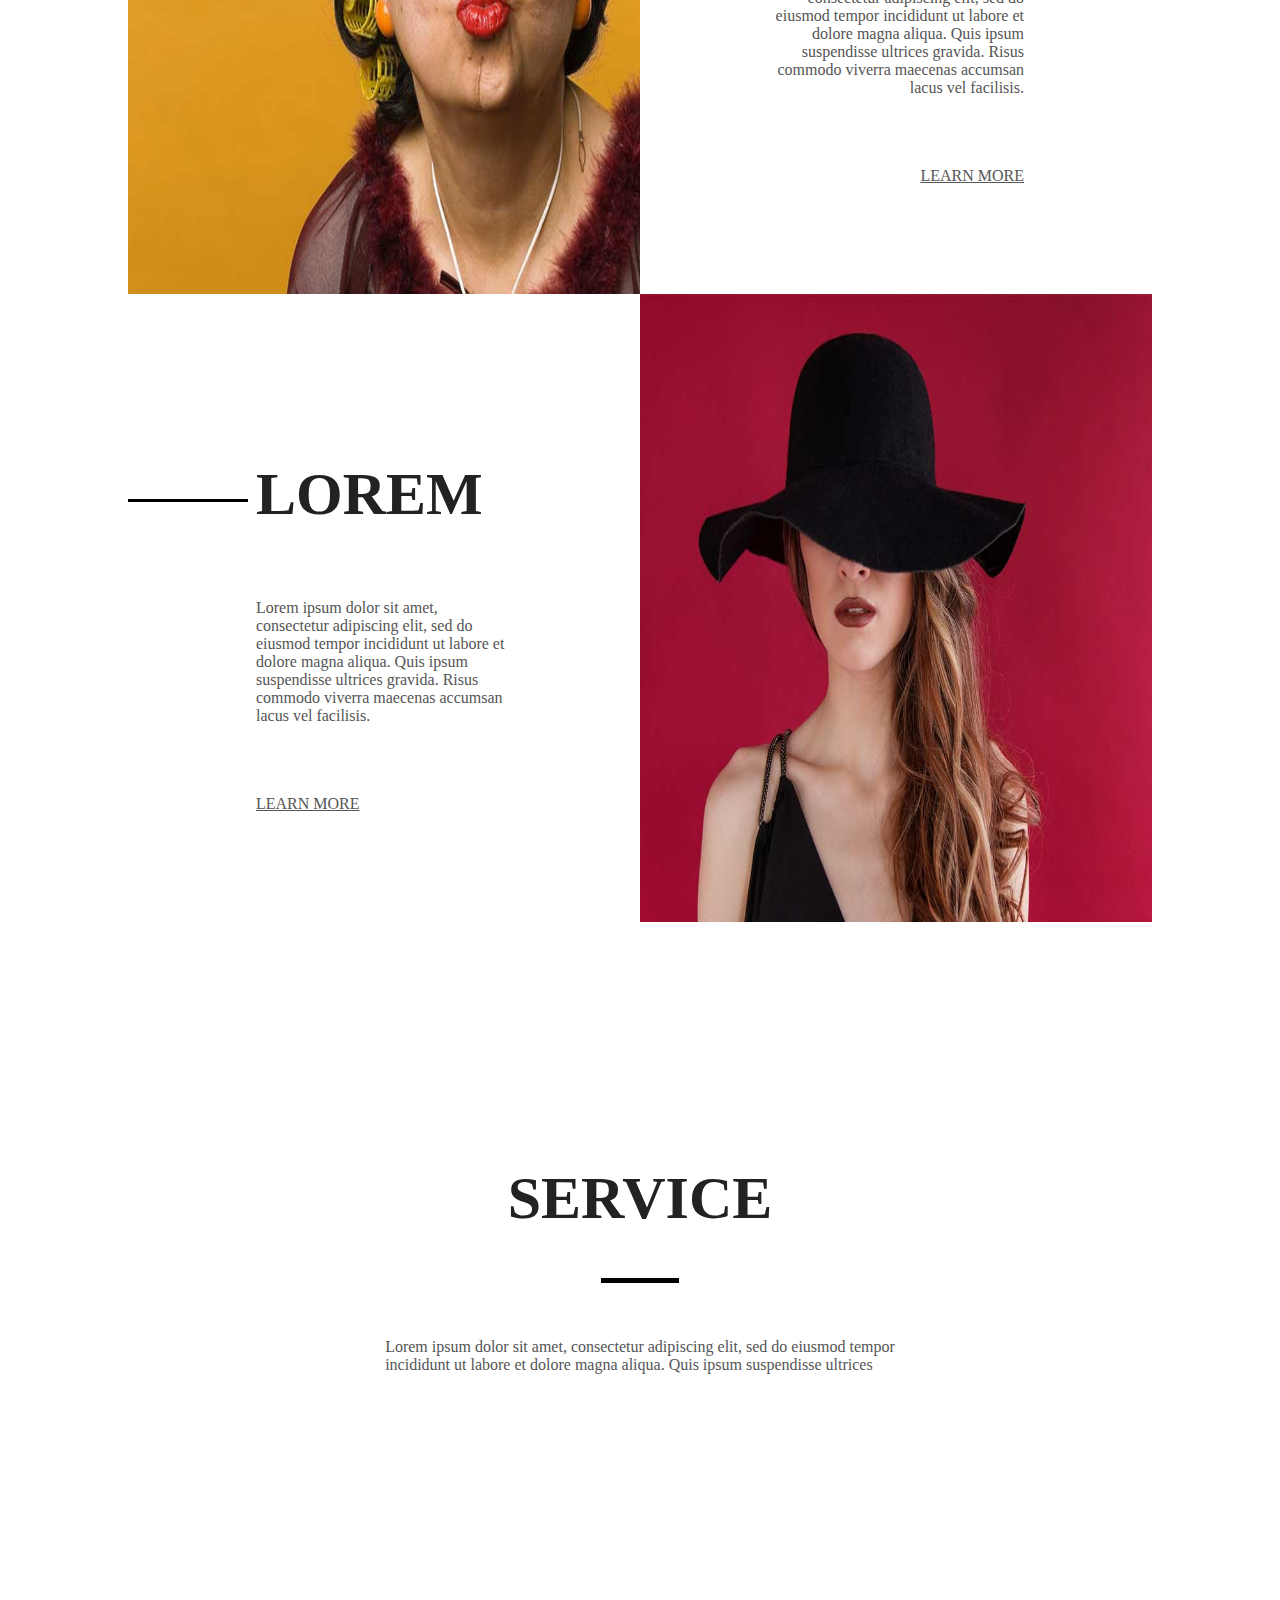
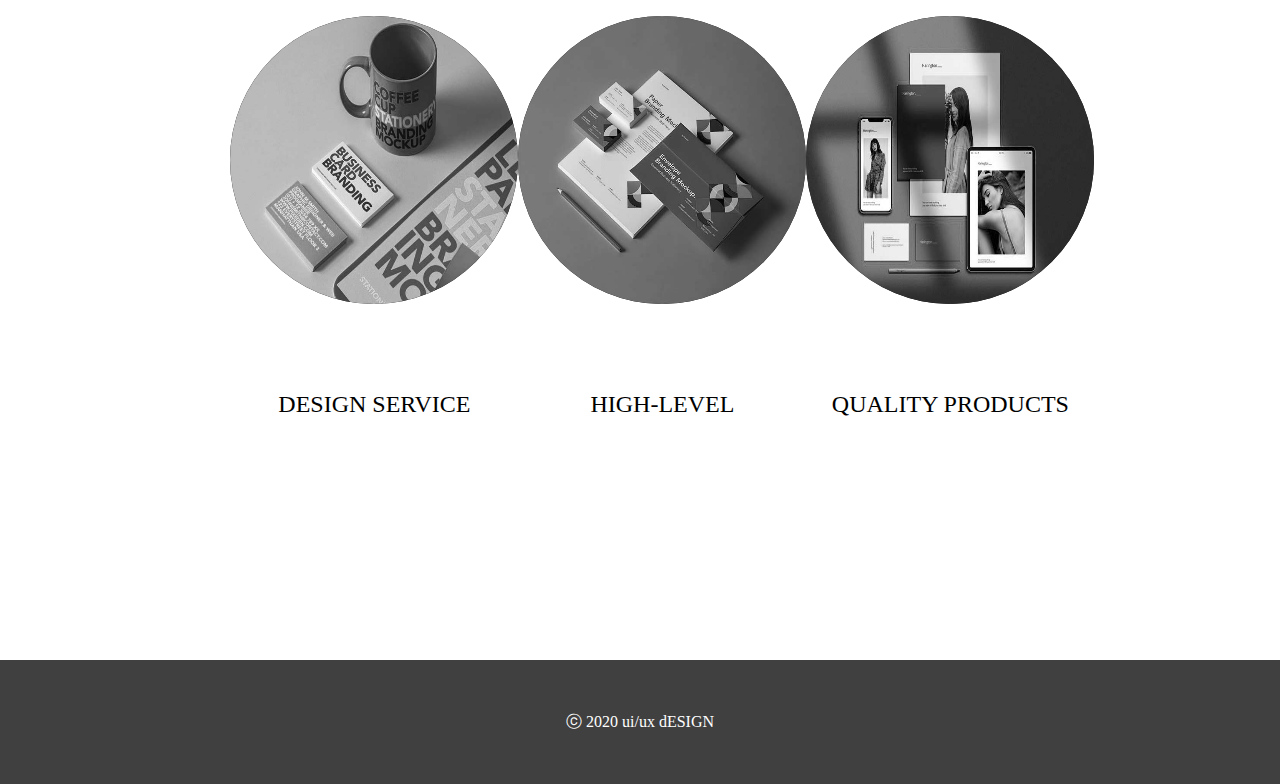
<file: site04/index.html>
<!DOCTYPE html>
<html lang="en">

<head>
    <meta charset="UTF-8">
    <title>Document</title>
    <link rel="stylesheet" href="css/style.css" type="text/css">
</head>

<body>


    <header>
        <div>
            <a class="menu-trigger">
                <span></span>
                <span></span>
                <span></span>
            </a>
            <h1><img src="img/logo.png" alt="CHASE"></h1>
            <div>
                <a>EN</a>
                <ul>
                    <li><a href="#">EN</a></li>
                    <li><a href="#">KR</a></li>
                </ul>
            </div>
        </div>
    </header>

    <main>
        <img src="img/spot.jpg">


        <div>
            <aside class="rt">

                <a class="indi">
                    <span class="on">01</span>
                    <span>02</span>
                    <span>03</span>
                    <span>04</span>
                    <span>05</span>

                </a>
            </aside>

            <section>
                <h2>Lorem Ipsum</h2>
                <a href="#">LEARN MORE
                    <img src="img/ic_arrow.png">
                </a>
                <img src="img/ic_scroll.png">
            </section>

            <aside class="lt">
                <a href="#">twiter</a>
                <a href="#">instagram</a>
            </aside>
        </div>


        <ul>
            <li>
                <img src="img/p01.jpg">
                <article>
                    <h2>Lorem</h2>
                    <p>Lorem ipsum dolor sit amet, consectetur adipiscing elit, sed do eiusmod tempor incididunt ut labore et dolore magna aliqua. Quis ipsum suspendisse ultrices gravida. Risus commodo viverra maecenas accumsan lacus vel facilisis. </p>
                    <a href="#">LEARN MORE</a>
                </article>
            </li>

            <li>
                <article>
                    <h2>Lorem</h2>
                    <p>Lorem ipsum dolor sit amet, consectetur adipiscing elit, sed do eiusmod tempor incididunt ut labore et dolore magna aliqua. Quis ipsum suspendisse ultrices gravida. Risus commodo viverra maecenas accumsan lacus vel facilisis. </p>
                    <a href="#">LEARN MORE</a>
                </article>
                <img src="img/p02.jpg">


            </li>
        </ul>

        <div class="_sc">
            <div>
                <h2>SERVICE</h2>
                <p>Lorem ipsum dolor sit amet, consectetur adipiscing elit, sed do eiusmod tempor<br>
                    incididunt ut labore et dolore magna aliqua. Quis ipsum suspendisse ultrices </p>
            </div>
            <ul>
                <li>
                    <p><img src="img/p5.jpg"></p>
                    <a href="#"><img class="play" src="img/ic_play.png"></a>
                    <span>DESIGN SERVICE</span></li>
                <li>
                    <p><img src="img/p4.jpg"></p>
                    <a href="#"><img class="play" src="img/ic_play.png"></a>
                    <span>HIGH-LEVEL</span></li>
                <li>
                    <p><img src="img/p3.jpg"></p>
                    <a href="#"><img class="play" src="img/ic_play.png"></a>
                    <span>QUALITY PRODUCTS</span></li>
            </ul>

        </div>

    </main>

    <footer>
        ⓒ 2020 ui/ux dESIGN
    </footer>





</body></html>
</file>
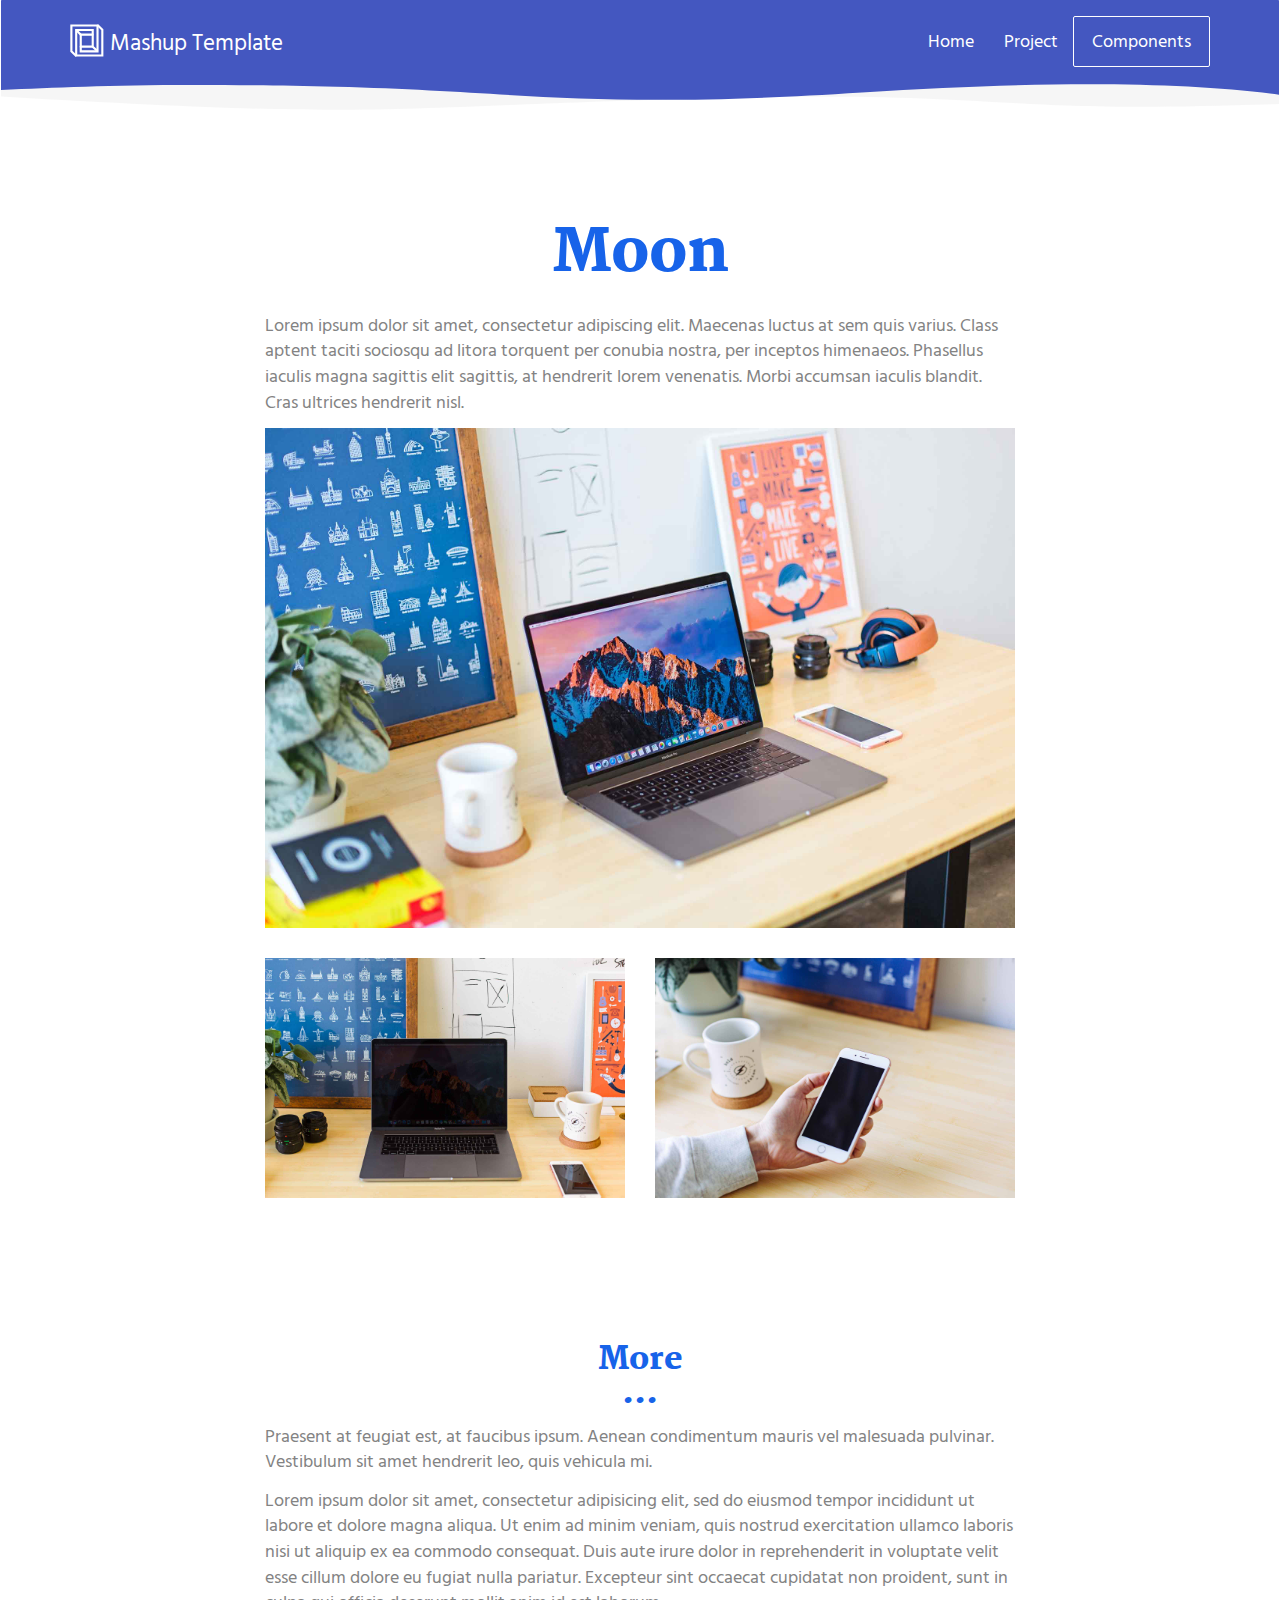
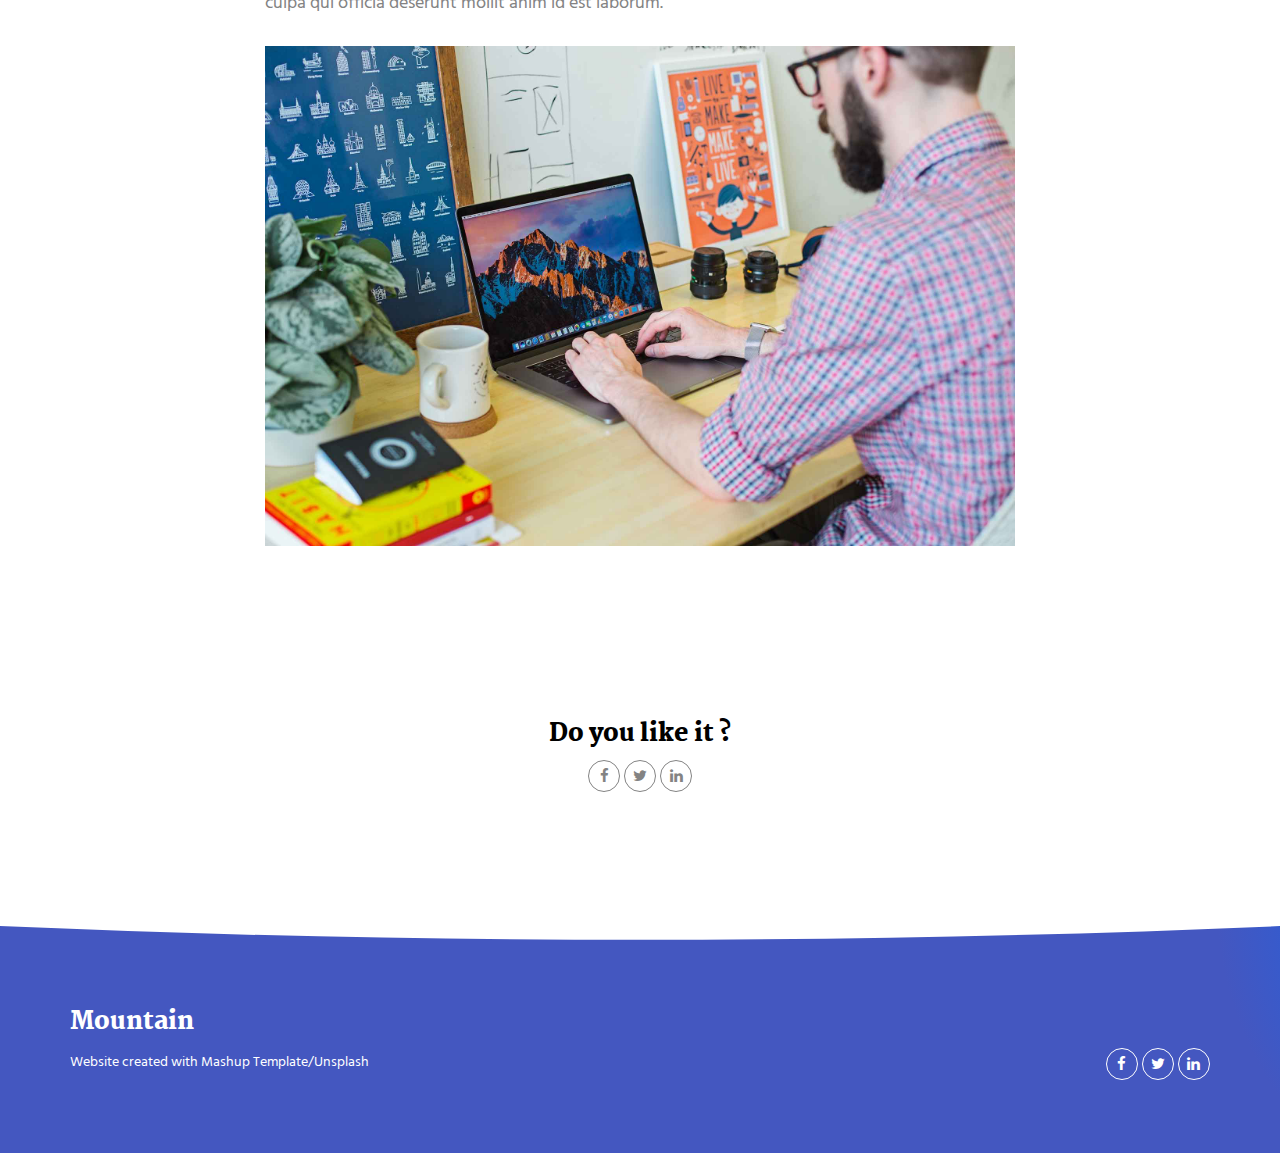
<file: exam_0918/project.html>
<!DOCTYPE html>
<html lang="en">

<head>
    <meta charset="UTF-8">
    <meta content="IE=edge" http-equiv="X-UA-Compatible">
    <meta content="width=device-width,initial-scale=1" name="viewport">
    <meta content="description" name="description">
    <meta name="google" content="notranslate" />
    <meta content="Mashup templates have been developped by Orson.io team" name="author">
    <meta name="msapplication-tap-highlight" content="no">
<!--
    <link rel="apple-touch-icon" sizes="180x180" href="./assets/apple-icon-180x180.png">
    <link href="./assets/favicon.ico" rel="icon">
-->
    <link href="" rel="stylesheet">
    <title>Title page</title>

    <link href="./main.550dcf66.css" rel="stylesheet">
    <script src="https://ajax.googleapis.com/ajax/libs/jquery/3.4.1/jquery.min.js"></script>
    <script src="exam_0918.js"></script>
</head>


<body class="sub">
    <!-- Add your content of header -->
    <header>
        <nav class="navbar navbar-default active">
            <div class="container">
                <div class="navbar-header">
                    <button type="button" class="navbar-toggle collapsed" data-toggle="collapse" data-target="#navbar-collapse" aria-expanded="false">
                        <span class="sr-only">Toggle navigation</span>
                        <span class="icon-bar"></span>
                        <span class="icon-bar"></span>
                        <span class="icon-bar"></span>
                    </button>
                    <a class="navbar-brand" href="./index.html" title="">
                        <img src="./assets/images/mashup-icon.svg" class="navbar-logo-img" alt="">
                        Mashup Template
                    </a>
                </div>

                <div class="collapse navbar-collapse" id="navbar-collapse">
                    <ul class="nav navbar-nav navbar-right">
                        <li><a href="./index.html" title="">Home</a></li>
                        <li><a href="./project.html" title="">Project</a></li>
                        <li>
                            <p>
                                <a href="./components.html" class="btn btn-default navbar-btn" title="">Components</a>
                            </p>
                        </li>

                    </ul>
                </div>
            </div>
        </nav>
    </header>

    <div class="section-container">
        <div class="container">
            <div class="row">
                <div class="col-xs-12 col-md-8 col-md-offset-2">
                    <h1 class="text-center">Moon</h1>
                    <p>Lorem ipsum dolor sit amet, consectetur adipiscing elit. Maecenas luctus at sem quis varius.
                        Class aptent taciti sociosqu ad litora torquent per conubia nostra, per inceptos himenaeos. Phasellus iaculis magna sagittis elit sagittis, at hendrerit lorem venenatis. Morbi accumsan iaculis blandit. Cras ultrices hendrerit nisl.</p>

                    <div class="section-container-spacer">
                        <img src="./assets/images/img-06.jpg" alt="" class="img-responsive reveal-content" data-action="zoom">
                    </div>

                    <div class="row">
                        <div class="col-xs-6">
                            <img src="./assets/images/img-04.jpg" alt="" class="img-responsive reveal-content" data-action="zoom">
                        </div>
                        <div class="col-xs-6">
                            <img src="./assets/images/img-07.jpg" alt="" class="img-responsive reveal-content" data-action="zoom">
                        </div>
                    </div>
                </div>
            </div>
        </div>
    </div>

    <div class="section-container">
        <div class="container">
            <div class="row section-container-spacer">
                <div class="col-xs-12 col-md-8 col-md-offset-2">
                    <h2 class="text-center">More</h2>
                    <div class="section-container-spacer">
                        <p>Praesent at feugiat est, at faucibus ipsum. Aenean condimentum mauris vel malesuada pulvinar. Vestibulum sit amet hendrerit leo, quis vehicula mi.</p>
                        <p>Lorem ipsum dolor sit amet, consectetur adipisicing elit, sed do eiusmod
                            tempor incididunt ut labore et dolore magna aliqua. Ut enim ad minim veniam,
                            quis nostrud exercitation ullamco laboris nisi ut aliquip ex ea commodo
                            consequat. Duis aute irure dolor in reprehenderit in voluptate velit esse
                            cillum dolore eu fugiat nulla pariatur. Excepteur sint occaecat cupidatat non
                            proident, sunt in culpa qui officia deserunt mollit anim id est laborum.</p>
                    </div>
                    <img src="./assets/images/img-05.jpg" alt="" class="img-responsive reveal-content" data-action="zoom">
                </div>
            </div>
        </div>
    </div>
    <div class="section-container">
        <div class="container text-center">
            <div class="row section-container-spacer">
                <div class="col-xs-12 col-md-12">

                    <h3>Do you like it ?</h3>
                    <p>
                        <a href="https://facebook.com/" class="social-round-icon fa-icon" title="">
                            <i class="fa fa-facebook" aria-hidden="true"></i>
                        </a>
                        <a href="https://twitter.com/" class="social-round-icon fa-icon" title="">
                            <i class="fa fa-twitter" aria-hidden="true"></i>
                        </a>
                        <a href="https://www.linkedin.com/" class="social-round-icon fa-icon" title="">
                            <i class="fa fa-linkedin" aria-hidden="true"></i>
                        </a>
                    </p>
                </div>
            </div>

        </div>
    </div>
    <footer class="footer-container white-text-container">
        <div class="container">
            <div class="row">


                <div class="col-xs-12">
                    <h3>Mountain</h3>

                    <div class="row">
                        <div class="col-xs-12 col-sm-7">
                            <p><small>Website created with <a href="http://www.mashup-template.com/" title="Create website with free html template">Mashup Template</a>/<a href="https://www.unsplash.com/" title="Beautiful Free Images">Unsplash</a></small>
                            </p>
                        </div>
                        <div class="col-xs-12 col-sm-5">
                            <p class="text-right">
                                <a href="https://facebook.com/" class="social-round-icon white-round-icon fa-icon" title="">
                                    <i class="fa fa-facebook" aria-hidden="true"></i>
                                </a>
                                <a href="https://twitter.com/" class="social-round-icon white-round-icon fa-icon" title="">
                                    <i class="fa fa-twitter" aria-hidden="true"></i>
                                </a>
                                <a href="https://www.linkedin.com/" class="social-round-icon white-round-icon fa-icon" title="">
                                    <i class="fa fa-linkedin" aria-hidden="true"></i>
                                </a>
                            </p>
                        </div>
                    </div>


                </div>
            </div>
        </div>
    </footer>

<style>
    img[data-action=zoom]{transition:.5s;}
</style>
</body>

</html>
</file>
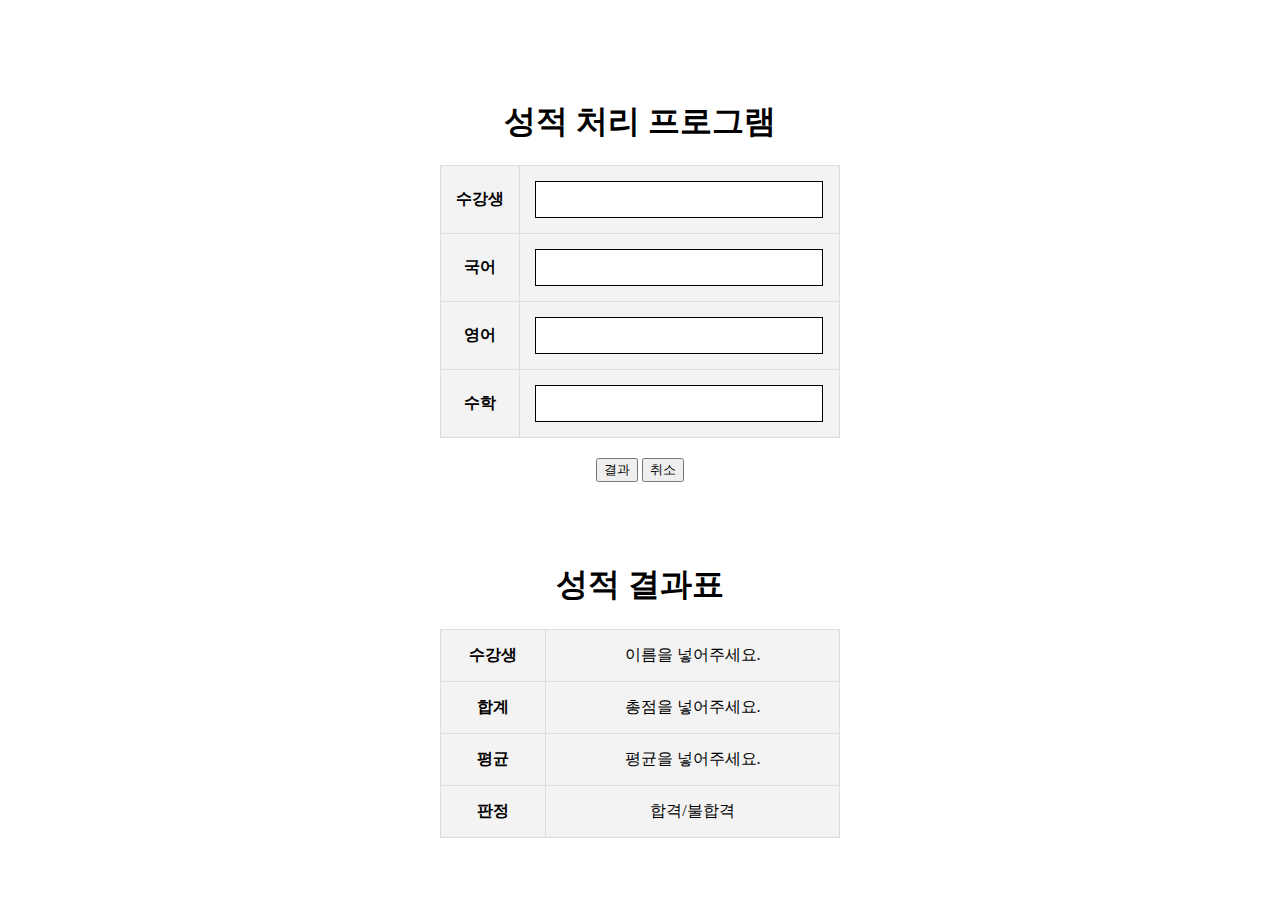
<file: exam_1028/exam.html>
<!DOCTYPE html>
<html lang="en">
<head>
    <meta charset="UTF-8">
    <title>프로그래밍 언어 활용</title>
    <link href="style.css" rel="stylesheet">
        <script src="https://ajax.googleapis.com/ajax/libs/jquery/3.5.1/jquery.min.js"></script>
    <script src="exam.js"></script>
</head>
<body>

    <article class="grades">
        <h1>성적 처리 프로그램</h1>
        <table>
        
        <tr>
            <th>수강생 </th>
            <td><input class="name-input" type="text" ></td>
        </tr>
        <tr>
            <th>국어</th>
            <td><input class="kor-input" type="text" ></td>
        </tr>
        <tr>
            <th>영어</th>
            <td><input class="eng-input" type="text" ></td>
        </tr>
        <tr>
            <th>수학</th>
            <td><input class="math-input" type="text" ></td>
        </tr>
        </table>
        
        <div class="btn">
            <button class="result">결과</button>
            <button class="cancel">취소</button>
        </div>
        
        
        <h1>성적 결과표</h1>
        <table>
        <tr>
            <th>수강생</th>
            <td class="name">이름을 넣어주세요.</td>
        </tr>
        <tr>
            <th>합계</th>
            <td class="sum">총점을 넣어주세요.</td>
        </tr>
        <tr>
            <th>평균</th>
            <td class="avg">평균을 넣어주세요.</td>
        </tr>
        <tr>
            <th>판정</th>
            <td class="p-f">합격/불합격</td>
        </tr>
        </table>
        
    </article>
    
    
</body>
</html>
</file>
<file: css/style.css>
@import url('common.css');

html,
body {
    background: none;
}

/* 권장 해상도에서 20px(스크롤 사이즈)정도 빼줘 */


.f_list {
    width: 1060px;
    margin: 0 auto;
    padding: 0 80px;
}

.f_list li {
    width: 45%;
    padding-bottom: 100px;
}

.f_list li p img {
    width: 100%;
}


/* letter */
.letter{
    background-color: #f0f0f0;
    padding: 70px 0;
    text-align: center;
}
.letter h2{}
.letter span{
    display: inline-block;
    border-bottom: 1px solid #000;
    padding: 80px 0 10px 0;
}
.letter span input[type='email']{
    border: none;
    background: none;
    width: 300px;
    outline-style: none; /* 선택시 선택창 표시x */
}
.letter span input[type='submit']{
    border: none;
    font-size: 0;
    background: url('../img/btn_newsletter.png') no-repeat;
    width: 32px; height: 17px;
    
    outline-style: none;
    cursor: pointer; 
}
</file>
<file: site01/css/style.css>
@import url(../css/common.css);

/*=================header=======================*/

header {}

header > div {
    width: 1170px;
    margin: 70px auto;

    display: flex;
    justify-content: space-between;
    align-items: center;
}

header div h1 {}

header div h1 a {}

header div nav {}

header div nav ul {
    /*width:50%;
    display: flex;
    justify-content: space-between;*/
}

header div nav ul li {
    /* li 내부 구조 복잡하면 flex는 비추 */
    display: inline-block;
    vertical-align: top;
    position: relative;
}

header div nav ul li > a {
    padding: 20px;
    display: inline-block; 
    /* li는 inline 요소라 a를 다 감싸주지 못해*/

}

header div nav ul li div {
    border: 1px solid #000;
    border-bottom: none;
    position: absolute;
    left: 0; top: 120%;
    width: 100%; /*absolute는 width 따로 설정 안하면 콘텐츠 크기만큼만 가짐*/
    background: rgba(255,255,255,0.6);
    
    opacity: 0;
    transition: .5s;
}
header div nav ul li:hover div{
    opacity: 1;
    top: 99%;
}


header div nav ul li div a {
    display: block;
    border-bottom: 1px solid #000;
    padding: 10px;
}



.menu-trigger,
.menu-trigger span {
    display: inline-block;
    transition: all .4s;
    box-sizing: border-box;
}

.menu-trigger {
    position: relative;
    width: 34px;
    height: 22px;
    /*transform: scale(0.5); */
    /* 픽셀로 고정돼 있는 걸 그대로 줄여줌. 50% 줄어든 크기.
    얘로 줄이면 살짝 흐려져.*/
}

.menu-trigger span {
    position: absolute;
    left: 0;
    width: 100%;
    height: 2px;
    background-color: #000;
    border-radius: 4px;
}

.menu-trigger span:nth-of-type(1) {
    top: 0;
}

.menu-trigger span:nth-of-type(2) {
    width: 70%;

    /*    top: 20px;*/
    top: 50%;
    /* 윗면이 전체 크기 상관 없이 항상 중간*/
    transform: translateY(-50%);
    /* 윗면이 아닌 중간값의 중간을 찾음. */
}

.menu-trigger span:nth-of-type(3) {
    width: 85%;
    bottom: 0;
}

/*=================main=======================*/


main{}

.spot{
    width: 100%; height: 750px;
    background: url(../img/img_spot.jpg) no-repeat;
}
.spot article{
    width: 900px;
    background: #fff;
    margin: 0 auto;
    padding: 50px 60px;
    
    position: relative;
    top:30%;
    box-shadow: 0 0 20px rgba(0,0,0,0.4);
}

.spot article h2{}

.spot article h2 span{
    float: right;
    font-size: 0;
}
.spot article h2 span a{
    width: 15px; height: 15px;
    background: url('../img/ic_sns.png') no-repeat;
    display: inline-block;
    width: 15px; height: 15px;
    font-size: 0;
    margin: 0 5px;
}

.spot article h2 span a:nth-of-type(2){
    background-position: -33px 0;
}
.spot article h2 span a:nth-of-type(3){
        background-position: -70px 0;

}



.spot article figure{
    margin: 0;
}
.spot article figure p{
    margin-top: 100px;
}
.spot article figure p img{
    width: 100%;
}

.spot article figure figcaption{
    white-space: pre-line;
}
.spot article figure figcaption strong{}
.spot article figure figcaption a{}
.spot article figure figcaption a mark{
    background: #fed38e;
}
</file>
<file: site02/css/style.css>
@import url(../css/common.css);

html,
body {
    background: none;
}

/*header,
main {
    width: 1140px;
    margin: 94px auto;
}*/

header {}

header .h_1 {
    width: 1140px;
    margin: 94px auto;

    display: flex;
    justify-content: space-between;
    align-items: center;
}

header .h_1 h1 {
    font-size: 40px;

}

header .h_1 h1 a {}

header .h_1 nav {}

header .h_1 nav ul {
    /* display: flex;
    justify-content: space-between*/
}

header .h_1 nav ul li {
    display: inline-block;
    vertical-align: top;

}




header .h_1 nav ul li a {
    display: inline-block;
    padding: 20px;
    position: relative;

    font-family: OpenSans;
    font-size: 20px;
    font-weight: bold;
    
}



header .h_1 nav ul li a:after {
    content: '';
    display: flex;
    position: absolute;
    margin-top: 5px;
    left: 50%;
    width: 0;
    height: 3px;
    background-color: #000;
    
    transition: .5s;



}

header .h_1 nav ul li a:hover:after {
    width: 100%;
    left: 0;
}

/*=================================================*/



main {width: 1140px;
    margin: 94px auto;}

main .m_1 {}


main .m_1 article {
    position: relative;
}

main .m_1 article img {
    width: 100%;


}

main .m_1 article h2 {
    position: absolute;
    left: 50%;
    top: 50%;
    transform: translate(-50%, -50%);

    text-align: center;
    font-family: OpenSans;
    font-size: 90px;
    font-weight: 800;

    color: #fff;

}

main .m_1 article:hover h2 {
    color: darkcyan;
}


main .m_1 span {
    position: absolute;
    transform: rotate(270deg) translate(40%, -200%);
    transform-origin: left bottom;

    /*
    display: inline-block;
*/

}

main .m_2 {
    margin-top: 40px;
    display: flex;
    justify-content: space-between;
    align-items: center;
}

main .m_2 article {
    display: flex;
    flex-direction: column;

}

main .m_2 article h3 {
    font-family: OpenSans;
    font-size: 60px;
    font-weight: bold;
    text-transform: uppercase;
}

main .m_2 article p {
    margin: 20px 0;

    font-family: OpenSans;
    font-size: 15px;
    font-weight: normal;
}

main .m_2 article a {
    font-family: MyriadPro;
    font-size: 20px;
    font-weight: normal;
    text-decoration: underline;
}

main .m_2 figure {
    margin: 0;
}

main .m_2 figure figcaption {
    text-align: right;
    font-family: OpenSans;
    font-size: 25px;
    font-weight: 800;
}

main .m_2 figure img {}

/*=================================================*/


footer {
    border: solid 1px #959595;
    background-color: #434343;

}

footer p {
    margin: 0 auto;
    width: 1668px;
    height: 82px;
    color: #bcbcbc;

    text-align: center;
    line-height: 82px;
}
</file>
<file: site04/css/style.css>
@import url('common.css');

/*html,
body {background: none;}*/

/*=========================================================*/

header {
    width: 100%;
    margin: 0 auto;
    padding: 80px 0;

    position: absolute;
    left: 0;
    top: 0;
}

header > div {
    width: 80%;
    margin: 0 auto;
    display: flex;
    justify-content: space-between;
    align-items: center;
}

header h1 {}

header h1 a {}

header h1 a img {}

header > div div > a {
    color: #fff;
    position: relative;
    display: inline-block;
}

header > div div > a:after {
    content: '';
    position: absolute;
    right: -10px;
    top: 50%;
    transform: translateY(-30%);

    border: 3px solid transparent;
    border-top: 5px solid #fff;
}

header > div div {
    position: relative;
}

header > div div ul {
    display: none;
    position: absolute;
    background: #fff;
}

header > div div:hover ul {
    display: block;
}

header > div div ul li {
    font-size: 0;
}

header > div div ul li a {
    width: 100%;
    /* 글자 사이즈만큼 크기를 가짐. width값 안정하면 글자에 따라 크기 달라짐.*/
    font-size: .8rem;
    display: inline-block;
    padding: 8px 10px 10px 10px;
}

header > div div ul li a:hover {
    background: #000;
    color: #fff;
}

/*= trigger =============================================*/


.menu-trigger {
    width: 26px;
    height: 16px;
    position: relative;
}

.menu-trigger span {
    position: absolute;
    left: 0;
    width: 100%;
    height: 2px;
    background: #fff;

}

.menu-trigger span:nth-of-type(2) {
    top: 50%;
    transform: translateY(-50%);
}

.menu-trigger span:nth-of-type(3) {
    bottom: 0;
}


/*=========================================================*/

main {}

main > img {}

main > div {
    width: 80%;
    margin: 0 auto;
}


.rt {
    position: absolute;
    left: 20%;
    top: 30%;
    display: flex;
    flex-direction: column;
    justify-content: space-between;
    align-items: center;
    /*
    transform: translate(-25% , -200%)
*/
}

.rt .indi {
    position: relative;
    width: 16px;
    height: 300px;

}


.rt .indi span:hover {
    border: none;



    font-family: Bauhaus93;
    font-size: 59px;
    color: #dbdeb5;
    margin-bottom: 58px;
}

.rt .indi span {
    position: absolute;
    display: inline-block;
    border: 10px solid #dbdeb5;
    border-radius: 50%;

    font-size: 0;
    transform: rotate(90deg) translate(-50%, 25%);
    transition: .3s;
}


.rt .indi span:nth-of-type(2) {
    top: 70px;
}

.rt .indi span:nth-of-type(3) {
    top: 140px;
}

.rt .indi span:nth-of-type(4) {
    top: 210px;
}

.rt .indi span:nth-of-type(5) {
    top: 280px;
}


main > div section {
    position: absolute;
    top: 50%;
    left: 50%;
    transform: translate(-50%, -50%);
    display: flex;
    flex-direction: column;
    align-items: center;
}

main > div section h2 {
    font-family: AdobeGothicStd;
    font-size: 82.5px;
    font-weight: bold;
    color: #dbdeb5;
    margin: 308px 0 60px 0;
}

main > div section > a {
    padding: 32px 53px;
    color: #fff;
    border-bottom: 1px solid #fff;
    border-top: 1px solid #fff;
}

main > div section > a img {}

main > div section > img {
    margin-top: 275px;
}


.lt {
    position: absolute;
    right: 0;
    bottom: 30%;
    transform: rotate(90deg);
    transform-origin: left top;

}

.lt a {
    display: inline-block;
    color: #fff;
    padding: 10px;
}




main ul {
    width: 80%;
    margin: 242px auto;
}

main ul li {
    display: flex;
}

main ul li img {
    width: 50%;

}

main ul li article {
    padding: 166px 128px 109px 128px;
    position: relative;
}

main ul li article a {
    text-decoration: underline;
}

main ul li article h2 {
    text-transform: uppercase;
    font-family: AdobeGothicStd;
    font-size: 60px;
    font-weight: bold
}



main ul li:nth-of-type(1) {}

main ul li:nth-of-type(1) img {}

main ul li:nth-of-type(1) article {

    text-align: right;

}

main ul li:nth-of-type(1) article h2 {}

main ul li:nth-of-type(1) article h2:after {
    content: '';
    position: absolute;
    right: 0;
    top: 210px;

    width: 350px;
    height: 3px;
    background-color: #000;


}

main ul li:nth-of-type(1) article p {
    padding: 70px 0;

}

main ul li:nth-of-type(1) article a {}


main ul li:nth-of-type(2) {}

main ul li:nth-of-type(2) img {}

main ul li:nth-of-type(2) article {
    text-align: left;
}

main ul li:nth-of-type(2) article:before {
    content: '';
    position: absolute;
    left: 0;
    top: 205px;
    width: 120px;
    height: 3px;
    background-color: #000;
}

main ul li:nth-of-type(2) article h2 {}

main ul li:nth-of-type(2) article p {
    padding: 70px 0;
}

main ul li:nth-of-type(2) article a {}


._sc {
    width: 80%;
    margin: 0 auto;
}

._sc div {
    display: flex;
    flex-direction: column;
    align-items: center;
}

._sc div h2 {
    position: relative;
}

._sc div h2:after {
    content: '';
    display: flex;
    position: absolute;
    left: 50%;
    transform: translateX(-50%);

    width: 78px;
    height: 5px;
    margin: 45px 0;
    background-color: #000;

}

._sc div p {
    margin-top: 105px;
}

._sc ul {
    display: flex;
    justify-content: space-between;
    align-items: center;
    
    
}

._sc ul li {
    position: relative;
    display: flex;
    flex-direction: column;
    align-items: center;

    
}
._sc ul li p{
    width: 288px;
    height: 288px;
    background: #000;
    border-radius: 50%;
    overflow: hidden;
    
}

._sc ul li:hover .play {
    display: block;
}
._sc ul li:hover img {
    opacity: .6;
}

.play {
    position: absolute;
    left: 50%;
    top: 25%;
    transform: translateX(-50%);
    width: 90px !important;
    height: 90px !important;
    display: none;
}

._sc ul li p img {
    width: 100%;
    height: 288px;
    
    opacity: 1;
}

._sc ul li span {
    display: inline-block;
    margin-top: 87px;
    font-family: Ebrima;
    font-size: 24px;
    color: #000000;
}


footer {
    width: 100%;
    height: 124px;
    background-color: #404040;
    color: #fff;
    text-align: center;
    line-height: 124px;
}
</file>
<file: exam_1028/style.css>
*{box-sizing: border-box;}
    .grades{
        margin:0 auto; width:100%; height:100vh;
        display:flex; justify-content: center;align-items: center;
        flex-direction: column;
    }
    .grades h1{}
    .grades table{width:400px; border-collapse: collapse;background:#f3f3f3;}
    .grades table th{padding:15px 0;border:1px solid #ddd;}
    .grades table td{padding:15px 0; border:1px solid #ddd; text-align:center;}
    .grades table td input{width:90%; padding:10px; border:1px solid #000;}
    .grades .btn{margin:20px 0 60px; text-align:center;}
</file>
<file: exam_0921_2/assets/css/main.css>
@import url(fontawesome-all.min.css);
@import url("https://fonts.googleapis.com/css?family=Source+Sans+Pro:300,300italic,400,400italic");

/*
	Multiverse by HTML5 UP
	html5up.net | @ajlkn
	Free for personal and commercial use under the CCA 3.0 license (html5up.net/license)
*/

@-moz-keyframes spinner {
	0% {
		-moz-transform: rotate(0deg);
		-webkit-transform: rotate(0deg);
		-ms-transform: rotate(0deg);
		transform: rotate(0deg);
	}

	100% {
		-moz-transform: rotate(359deg);
		-webkit-transform: rotate(359deg);
		-ms-transform: rotate(359deg);
		transform: rotate(359deg);
	}
}

@-webkit-keyframes spinner {
	0% {
		-moz-transform: rotate(0deg);
		-webkit-transform: rotate(0deg);
		-ms-transform: rotate(0deg);
		transform: rotate(0deg);
	}

	100% {
		-moz-transform: rotate(359deg);
		-webkit-transform: rotate(359deg);
		-ms-transform: rotate(359deg);
		transform: rotate(359deg);
	}
}

@-ms-keyframes spinner {
	0% {
		-moz-transform: rotate(0deg);
		-webkit-transform: rotate(0deg);
		-ms-transform: rotate(0deg);
		transform: rotate(0deg);
	}

	100% {
		-moz-transform: rotate(359deg);
		-webkit-transform: rotate(359deg);
		-ms-transform: rotate(359deg);
		transform: rotate(359deg);
	}
}

@keyframes spinner {
	0% {
		-moz-transform: rotate(0deg);
		-webkit-transform: rotate(0deg);
		-ms-transform: rotate(0deg);
		transform: rotate(0deg);
	}

	100% {
		-moz-transform: rotate(359deg);
		-webkit-transform: rotate(359deg);
		-ms-transform: rotate(359deg);
		transform: rotate(359deg);
	}
}

html, body, div, span, applet, object,
iframe, h1, h2, h3, h4, h5, h6, p, blockquote,
pre, a, abbr, acronym, address, big, cite,
code, del, dfn, em, img, ins, kbd, q, s, samp,
small, strike, strong, sub, sup, tt, var, b,
u, i, center, dl, dt, dd, ol, ul, li, fieldset,
form, label, legend, table, caption, tbody,
tfoot, thead, tr, th, td, article, aside,
canvas, details, embed, figure, figcaption,
footer, header, hgroup, menu, nav, output, ruby,
section, summary, time, mark, audio, video {
	margin: 0;
	padding: 0;
	border: 0;
	font-size: 100%;
	font: inherit;
	vertical-align: baseline;}

article, aside, details, figcaption, figure,
footer, header, hgroup, menu, nav, section {
	display: block;}

body {
	line-height: 1;
}

ol, ul {
	list-style: none;
}

blockquote, q {
	quotes: none;
}

	blockquote:before, blockquote:after, q:before, q:after {
		content: '';
		content: none;
	}

table {
	border-collapse: collapse;
	border-spacing: 0;
}

body {
	-webkit-text-size-adjust: none;
}

mark {
	background-color: transparent;
	color: inherit;
}

input::-moz-focus-inner {
	border: 0;
	padding: 0;
}

input, select, textarea {
	-moz-appearance: none;
	-webkit-appearance: none;
	-ms-appearance: none;
	appearance: none;
}

/* Basic */

	@-ms-viewport {
		width: device-width;
	}

	body {
		-ms-overflow-style: scrollbar;
	}

	@media screen and (max-width: 480px) {

		html, body {
			min-width: 320px;
		}

	}

	html {
		box-sizing: border-box;
	}

	*, *:before, *:after {
		box-sizing: inherit;
	}

	body {
		background: #242629;
	}

		body.is-preload *, body.is-preload *:before, body.is-preload *:after {
			-moz-animation: none !important;
			-webkit-animation: none !important;
			-ms-animation: none !important;
			animation: none !important;
			-moz-transition: none !important;
			-webkit-transition: none !important;
			-ms-transition: none !important;
			transition: none !important;
		}

		body.is-resizing *, body.is-resizing *:before, body.is-resizing *:after {
			-moz-animation: none !important;
			-webkit-animation: none !important;
			-ms-animation: none !important;
			animation: none !important;
			-moz-transition: none !important;
			-webkit-transition: none !important;
			-ms-transition: none !important;
			transition: none !important;
		}

/* Type */

	body, input, select, textarea {
		color: #a0a0a1;
		font-family: "Source Sans Pro", Helvetica, sans-serif;
		font-size: 15pt;
		font-weight: 300;
		letter-spacing: 0.025em;
		line-height: 1.65;
	}

		@media screen and (max-width: 1680px) {

			body, input, select, textarea {
				font-size: 11pt;
			}

		}

	a {
		-moz-transition: color 0.2s ease-in-out, border-bottom-color 0.2s ease-in-out;
		-webkit-transition: color 0.2s ease-in-out, border-bottom-color 0.2s ease-in-out;
		-ms-transition: color 0.2s ease-in-out, border-bottom-color 0.2s ease-in-out;
		transition: color 0.2s ease-in-out, border-bottom-color 0.2s ease-in-out;
		border-bottom: dotted 1px;
		color: #34a58e;
		text-decoration: none;
	}

		a:hover {
			border-bottom-color: transparent;
			color: #34a58e !important;
		}

	strong, b {
		color: #ffffff;
		font-weight: 300;
	}

	em, i {
		font-style: italic;
	}

	p {
		margin: 0 0 2em 0;
	}

	h1, h2, h3, h4, h5, h6 {
		color: #ffffff;
		font-weight: 300;
		letter-spacing: 0.1em;
		line-height: 1.5;
		margin: 0 0 1em 0;
		text-transform: uppercase;
	}

		h1 a, h2 a, h3 a, h4 a, h5 a, h6 a {
			color: inherit;
			text-decoration: none;
		}

	h1 {
		font-size: 2em;
	}

	h2 {
		font-size: 1.25em;
	}

	h3 {
		font-size: 1.1em;
	}

	h4 {
		font-size: 1em;
	}

	h5 {
		font-size: 0.9em;
	}

	h6 {
		font-size: 0.7em;
	}

	@media screen and (max-width: 736px) {

		h2 {
			font-size: 1em;
		}

		h3 {
			font-size: 0.9em;
		}

		h4 {
			font-size: 0.8em;
		}

		h5 {
			font-size: 0.7em;
		}

		h6 {
			font-size: 0.7em;
		}

	}

	sub {
		font-size: 0.8em;
		position: relative;
		top: 0.5em;
	}

	sup {
		font-size: 0.8em;
		position: relative;
		top: -0.5em;
	}

	blockquote {
		border-left: 4px #36383c;
		font-style: italic;
		margin: 0 0 2em 0;
		padding: 0.5em 0 0.5em 2em;
	}

	code {
		background: #34363b;
		border: solid 1px #36383c;
		font-family: "Courier New", monospace;
		font-size: 0.9em;
		margin: 0 0.25em;
		padding: 0.25em 0.65em;
	}

	pre {
		-webkit-overflow-scrolling: touch;
		font-family: "Courier New", monospace;
		font-size: 0.9em;
		margin: 0 0 2em 0;
	}

		pre code {
			display: block;
			line-height: 1.75;
			padding: 1em 1.5em;
			overflow-x: auto;
		}

	hr {
		border: 0;
		border-bottom: solid 1px #36383c;
		margin: 2em 0;
	}

		hr.major {
			margin: 3em 0;
		}

	.align-left {
		text-align: left;
	}

	.align-center {
		text-align: center;
	}

	.align-right {
		text-align: right;
	}

/* Button */

	input[type="submit"],
	input[type="reset"],
	input[type="button"],
	button,
	.button {
		-moz-appearance: none;
		-webkit-appearance: none;
		-ms-appearance: none;
		appearance: none;
		-moz-transition: background-color 0.2s ease-in-out, box-shadow 0.2s ease-in-out, color 0.2s ease-in-out;
		-webkit-transition: background-color 0.2s ease-in-out, box-shadow 0.2s ease-in-out, color 0.2s ease-in-out;
		-ms-transition: background-color 0.2s ease-in-out, box-shadow 0.2s ease-in-out, color 0.2s ease-in-out;
		transition: background-color 0.2s ease-in-out, box-shadow 0.2s ease-in-out, color 0.2s ease-in-out;
		background-color: transparent;
		border: 0;
		border-radius: 0;
		box-shadow: inset 0 0 0 2px #36383c;
		color: #ffffff !important;
		cursor: pointer;
		display: inline-block;
		font-size: 0.9em;
		font-weight: 300;
		height: 3.05556em;
		letter-spacing: 0.1em;
		line-height: 3.05556em;
		padding: 0 2.5em;
		text-align: center;
		text-decoration: none;
		text-transform: uppercase;
		white-space: nowrap;
	}

		input[type="submit"]:hover,
		input[type="reset"]:hover,
		input[type="button"]:hover,
		button:hover,
		.button:hover {
			box-shadow: inset 0 0 0 2px #34a58e;
			color: #34a58e !important;
		}

			input[type="submit"]:hover:active,
			input[type="reset"]:hover:active,
			input[type="button"]:hover:active,
			button:hover:active,
			.button:hover:active {
				background-color: rgba(52, 165, 142, 0.15);
				color: #34a58e !important;
			}

		input[type="submit"].icon,
		input[type="reset"].icon,
		input[type="button"].icon,
		button.icon,
		.button.icon {
			padding-left: 1.35em;
		}

			input[type="submit"].icon:before,
			input[type="reset"].icon:before,
			input[type="button"].icon:before,
			button.icon:before,
			.button.icon:before {
				margin-right: 0.5em;
			}

		input[type="submit"].fit,
		input[type="reset"].fit,
		input[type="button"].fit,
		button.fit,
		.button.fit {
			width: 100%;
		}

		input[type="submit"].small,
		input[type="reset"].small,
		input[type="button"].small,
		button.small,
		.button.small {
			font-size: 0.8em;
		}

		input[type="submit"].large,
		input[type="reset"].large,
		input[type="button"].large,
		button.large,
		.button.large {
			font-size: 1.35em;
		}

		input[type="submit"].primary,
		input[type="reset"].primary,
		input[type="button"].primary,
		button.primary,
		.button.primary {
			background-color: #34a58e;
			box-shadow: none;
		}

			input[type="submit"].primary:hover,
			input[type="reset"].primary:hover,
			input[type="button"].primary:hover,
			button.primary:hover,
			.button.primary:hover {
				background-color: #47c5ab;
				color: #ffffff !important;
			}

				input[type="submit"].primary:hover:active,
				input[type="reset"].primary:hover:active,
				input[type="button"].primary:hover:active,
				button.primary:hover:active,
				.button.primary:hover:active {
					background-color: #287e6d;
				}

		input[type="submit"].disabled, input[type="submit"]:disabled,
		input[type="reset"].disabled,
		input[type="reset"]:disabled,
		input[type="button"].disabled,
		input[type="button"]:disabled,
		button.disabled,
		button:disabled,
		.button.disabled,
		.button:disabled {
			pointer-events: none;
			opacity: 0.35;
		}

/* Form */

	form {
		margin: 0 0 2em 0;
	}

		form > :last-child {
			margin-bottom: 0;
		}

		form > .fields {
			display: -moz-flex;
			display: -webkit-flex;
			display: -ms-flex;
			display: flex;
			-moz-flex-wrap: wrap;
			-webkit-flex-wrap: wrap;
			-ms-flex-wrap: wrap;
			flex-wrap: wrap;
			width: calc(100% + 3em);
			margin: -1.5em 0 2em -1.5em;
		}

			form > .fields > .field {
				-moz-flex-grow: 0;
				-webkit-flex-grow: 0;
				-ms-flex-grow: 0;
				flex-grow: 0;
				-moz-flex-shrink: 0;
				-webkit-flex-shrink: 0;
				-ms-flex-shrink: 0;
				flex-shrink: 0;
				padding: 1.5em 0 0 1.5em;
				width: calc(100% - 1.5em);
			}

				form > .fields > .field.half {
					width: calc(50% - 0.75em);
				}

				form > .fields > .field.third {
					width: calc(100%/3 - 0.5em);
				}

				form > .fields > .field.quarter {
					width: calc(25% - 0.375em);
				}

		@media screen and (max-width: 736px) {

			form > .fields {
				width: calc(100% + 3em);
				margin: -1.5em 0 2em -1.5em;
			}

				form > .fields > .field {
					padding: 1.5em 0 0 1.5em;
					width: calc(100% - 1.5em);
				}

					form > .fields > .field.half {
						width: calc(100% - 1.5em);
					}

					form > .fields > .field.third {
						width: calc(100% - 1.5em);
					}

					form > .fields > .field.quarter {
						width: calc(100% - 1.5em);
					}

		}

	label {
		color: #ffffff;
		display: block;
		font-size: 0.9em;
		font-weight: 300;
		margin: 0 0 1em 0;
	}

	input[type="text"],
	input[type="password"],
	input[type="email"],
	input[type="tel"],
	input[type="search"],
	input[type="url"],
	select,
	textarea {
		-moz-appearance: none;
		-webkit-appearance: none;
		-ms-appearance: none;
		appearance: none;
		background: #34363b;
		border: 0;
		border-radius: 0;
		color: #a0a0a1;
		display: block;
		outline: 0;
		padding: 0 1em;
		text-decoration: none;
		width: 100%;
	}

		input[type="text"]:invalid,
		input[type="password"]:invalid,
		input[type="email"]:invalid,
		input[type="tel"]:invalid,
		input[type="search"]:invalid,
		input[type="url"]:invalid,
		select:invalid,
		textarea:invalid {
			box-shadow: none;
		}

		input[type="text"]:focus,
		input[type="password"]:focus,
		input[type="email"]:focus,
		input[type="tel"]:focus,
		input[type="search"]:focus,
		input[type="url"]:focus,
		select:focus,
		textarea:focus {
			box-shadow: inset 0 0 0 2px #34a58e;
		}

	select {
		background-image: url("data:image/svg+xml;charset=utf8,%3Csvg xmlns='http://www.w3.org/2000/svg' width='40' height='40' preserveAspectRatio='none' viewBox='0 0 40 40'%3E%3Cpath d='M9.4,12.3l10.4,10.4l10.4-10.4c0.2-0.2,0.5-0.4,0.9-0.4c0.3,0,0.6,0.1,0.9,0.4l3.3,3.3c0.2,0.2,0.4,0.5,0.4,0.9 c0,0.4-0.1,0.6-0.4,0.9L20.7,31.9c-0.2,0.2-0.5,0.4-0.9,0.4c-0.3,0-0.6-0.1-0.9-0.4L4.3,17.3c-0.2-0.2-0.4-0.5-0.4-0.9 c0-0.4,0.1-0.6,0.4-0.9l3.3-3.3c0.2-0.2,0.5-0.4,0.9-0.4S9.1,12.1,9.4,12.3z' fill='%2336383c' /%3E%3C/svg%3E");
		background-size: 1.25rem;
		background-repeat: no-repeat;
		background-position: calc(100% - 1rem) center;
		height: 2.75em;
		padding-right: 2.75em;
		text-overflow: ellipsis;
	}

		select option {
			color: #ffffff;
			background: #242629;
		}

		select:focus::-ms-value {
			background-color: transparent;
		}

		select::-ms-expand {
			display: none;
		}

	input[type="text"],
	input[type="password"],
	input[type="email"],
	input[type="tel"],
	input[type="search"],
	input[type="url"],
	select {
		height: 2.75em;
	}

	textarea {
		padding: 0.75em 1em;
	}

	input[type="checkbox"],
	input[type="radio"] {
		-moz-appearance: none;
		-webkit-appearance: none;
		-ms-appearance: none;
		appearance: none;
		display: block;
		float: left;
		margin-right: -2em;
		opacity: 0;
		width: 1em;
		z-index: -1;
	}

		input[type="checkbox"] + label,
		input[type="radio"] + label {
			text-decoration: none;
			color: #a0a0a1;
			cursor: pointer;
			display: inline-block;
			font-size: 1em;
			font-weight: 300;
			padding-left: 2.4em;
			padding-right: 0.75em;
			position: relative;
		}

			input[type="checkbox"] + label:before,
			input[type="radio"] + label:before {
				-moz-osx-font-smoothing: grayscale;
				-webkit-font-smoothing: antialiased;
				display: inline-block;
				font-style: normal;
				font-variant: normal;
				text-rendering: auto;
				line-height: 1;
				text-transform: none !important;
				font-family: 'Font Awesome 5 Free';
				font-weight: 900;
			}

			input[type="checkbox"] + label:before,
			input[type="radio"] + label:before {
				background: #34363b;
				content: '';
				display: inline-block;
				font-size: 0.8em;
				height: 2.0625em;
				left: 0;
				line-height: 2.0625em;
				position: absolute;
				text-align: center;
				top: 0;
				width: 2.0625em;
			}

		input[type="checkbox"]:checked + label:before,
		input[type="radio"]:checked + label:before {
			background: #34a58e;
			border-color: #34a58e;
			color: #ffffff;
			content: '\f00c';
		}

		input[type="checkbox"]:focus + label:before,
		input[type="radio"]:focus + label:before {
			box-shadow: 0 0 0 2px #34a58e;
		}

	input[type="radio"] + label:before {
		border-radius: 100%;
	}

	::-webkit-input-placeholder {
		color: #707071 !important;
		opacity: 1.0;
	}

	:-moz-placeholder {
		color: #707071 !important;
		opacity: 1.0;
	}

	::-moz-placeholder {
		color: #707071 !important;
		opacity: 1.0;
	}

	:-ms-input-placeholder {
		color: #707071 !important;
		opacity: 1.0;
	}

/* Icon */

	.icon {
		text-decoration: none;
		border-bottom: none;
		position: relative;
	}

		.icon:before {
			-moz-osx-font-smoothing: grayscale;
			-webkit-font-smoothing: antialiased;
			display: inline-block;
			font-style: normal;
			font-variant: normal;
			text-rendering: auto;
			line-height: 1;
			text-transform: none !important;
			font-family: 'Font Awesome 5 Free';
			font-weight: 400;
		}

		.icon > .label {
			display: none;
		}

		.icon:before {
			line-height: inherit;
		}

		.icon.solid:before {
			font-weight: 900;
		}

		.icon.brands:before {
			font-family: 'Font Awesome 5 Brands';
		}

/* List */

	ol {
		list-style: decimal;
		margin: 0 0 2em 0;
		padding-left: 1.25em;
	}

		ol li {
			padding-left: 0.25em;
		}

	ul {
		list-style: disc;
		margin: 0 0 2em 0;
		padding-left: 1em;
	}

		ul li {
			padding-left: 0.5em;
		}

		ul.alt {
			list-style: none;
			padding-left: 0;
		}

			ul.alt li {
				border-top: solid 1px #36383c;
				padding: 0.5em 0;
			}

				ul.alt li:first-child {
					border-top: 0;
					padding-top: 0;
				}

	dl {
		margin: 0 0 2em 0;
	}

		dl dt {
			display: block;
			font-weight: 300;
			margin: 0 0 1em 0;
		}

		dl dd {
			margin-left: 2em;
		}

/* Actions */

	ul.actions {
		display: -moz-flex;
		display: -webkit-flex;
		display: -ms-flex;
		display: flex;
		cursor: default;
		list-style: none;
		margin-left: -1em;
		padding-left: 0;
	}

		ul.actions li {
			padding: 0 0 0 1em;
			vertical-align: middle;
		}

		ul.actions.special {
			-moz-justify-content: center;
			-webkit-justify-content: center;
			-ms-justify-content: center;
			justify-content: center;
			width: 100%;
			margin-left: 0;
		}

			ul.actions.special li:first-child {
				padding-left: 0;
			}

		ul.actions.stacked {
			-moz-flex-direction: column;
			-webkit-flex-direction: column;
			-ms-flex-direction: column;
			flex-direction: column;
			margin-left: 0;
		}

			ul.actions.stacked li {
				padding: 1.3em 0 0 0;
			}

				ul.actions.stacked li:first-child {
					padding-top: 0;
				}

		ul.actions.fit {
			width: calc(100% + 1em);
		}

			ul.actions.fit li {
				-moz-flex-grow: 1;
				-webkit-flex-grow: 1;
				-ms-flex-grow: 1;
				flex-grow: 1;
				-moz-flex-shrink: 1;
				-webkit-flex-shrink: 1;
				-ms-flex-shrink: 1;
				flex-shrink: 1;
				width: 100%;
			}

				ul.actions.fit li > * {
					width: 100%;
				}

			ul.actions.fit.stacked {
				width: 100%;
			}

		@media screen and (max-width: 480px) {

			ul.actions:not(.fixed) {
				-moz-flex-direction: column;
				-webkit-flex-direction: column;
				-ms-flex-direction: column;
				flex-direction: column;
				margin-left: 0;
				width: 100% !important;
			}

				ul.actions:not(.fixed) li {
					-moz-flex-grow: 1;
					-webkit-flex-grow: 1;
					-ms-flex-grow: 1;
					flex-grow: 1;
					-moz-flex-shrink: 1;
					-webkit-flex-shrink: 1;
					-ms-flex-shrink: 1;
					flex-shrink: 1;
					padding: 1em 0 0 0;
					text-align: center;
					width: 100%;
				}

					ul.actions:not(.fixed) li > * {
						width: 100%;
					}

					ul.actions:not(.fixed) li:first-child {
						padding-top: 0;
					}

					ul.actions:not(.fixed) li input[type="submit"],
					ul.actions:not(.fixed) li input[type="reset"],
					ul.actions:not(.fixed) li input[type="button"],
					ul.actions:not(.fixed) li button,
					ul.actions:not(.fixed) li .button {
						width: 100%;
					}

						ul.actions:not(.fixed) li input[type="submit"].icon:before,
						ul.actions:not(.fixed) li input[type="reset"].icon:before,
						ul.actions:not(.fixed) li input[type="button"].icon:before,
						ul.actions:not(.fixed) li button.icon:before,
						ul.actions:not(.fixed) li .button.icon:before {
							margin-left: -0.5rem;
						}

		}

/* Icons */

	ul.icons {
		cursor: default;
		list-style: none;
		padding-left: 0;
	}

		ul.icons li {
			display: inline-block;
			padding: 0 1em 0 0;
		}

			ul.icons li:last-child {
				padding-right: 0;
			}

			ul.icons li .icon {
				color: #505051;
			}

				ul.icons li .icon:before {
					font-size: 1.5em;
				}

/* Table */

	.table-wrapper {
		-webkit-overflow-scrolling: touch;
		overflow-x: auto;
	}

	table {
		margin: 0 0 2em 0;
		width: 100%;
	}

		table tbody tr {
			border: solid 1px #36383c;
			border-left: 0;
			border-right: 0;
		}

			table tbody tr:nth-child(2n + 1) {
				background-color: #34363b;
			}

		table td {
			padding: 0.75em 0.75em;
		}

		table th {
			color: #ffffff;
			font-size: 0.9em;
			font-weight: 300;
			padding: 0 0.75em 0.75em 0.75em;
			text-align: left;
		}

		table thead {
			border-bottom: solid 2px #36383c;
		}

		table tfoot {
			border-top: solid 2px #36383c;
		}

		table.alt {
			border-collapse: separate;
		}

			table.alt tbody tr td {
				border: solid 1px #36383c;
				border-left-width: 0;
				border-top-width: 0;
			}

				table.alt tbody tr td:first-child {
					border-left-width: 1px;
				}

			table.alt tbody tr:first-child td {
				border-top-width: 1px;
			}

			table.alt thead {
				border-bottom: 0;
			}

			table.alt tfoot {
				border-top: 0;
			}

/* Panel */

        .panel {
            padding: 4em 4em 2em 4em ;
            transform: translateY(100%);
            transition: transform 0.5s ease;
            background: rgba(36, 38, 41, 0.975);
            bottom: 4em;
            left: 0;
            max-height: calc(80vh - 4em);
            overflow-y: auto;
            position: fixed;
            width: 100%;
            z-index: 10001;
        }

		.panel.active {
			transform: translateY(1px);
		}

		.panel > .inner {
			margin: 0 auto;
			max-width: 100%;
			width: 75em;
		}

			.panel > .inner.split {
				display: -moz-flex;
				display: -webkit-flex;
				display: -ms-flex;
				display: flex;
			}

				.panel > .inner.split > div {
					margin-left: 4em;
					width: 50%;
				}

				.panel > .inner.split > :first-child {
					margin-left: 0;
				}

		.panel > .closer {
			-moz-transition: opacity 0.2s ease-in-out;
			-webkit-transition: opacity 0.2s ease-in-out;
			-ms-transition: opacity 0.2s ease-in-out;
			transition: opacity 0.2s ease-in-out;
			background-image: url("images/close.svg");
			background-position: center;
			background-repeat: no-repeat;
			background-size: 3em;
			cursor: pointer;
			height: 5em;
			opacity: 0.25;
			position: absolute;
			right: 0;
			top: 0;
			width: 5em;
			z-index: 2;
		}

			.panel > .closer:hover {
				opacity: 1.0;
			}

		@media screen and (max-width: 1280px) {

			.panel {
				padding: 3em 3em 1em 3em ;
			}

				.panel > .inner.split > div {
					margin-left: 3em;
				}

				.panel > .closer {
					background-size: 2.5em;
					background-position: 75% 25%;
				}

		}

		@media screen and (max-width: 980px) {

			.panel > .inner.split {
				-moz-flex-direction: column;
				-webkit-flex-direction: column;
				-ms-flex-direction: column;
				flex-direction: column;
			}

				.panel > .inner.split > div {
					margin-left: 0;
					width: 100%;
				}

		}

		@media screen and (max-width: 736px) {

			.panel {
				-moz-transform: translateY(-100vh);
				-webkit-transform: translateY(-100vh);
				-ms-transform: translateY(-100vh);
				transform: translateY(-100vh);
				padding: 4em 2em 2em 2em ;
				bottom: auto;
				top: calc(4em - 1px);
			}

				.panel.active {
					-moz-transform: translateY(0);
					-webkit-transform: translateY(0);
					-ms-transform: translateY(0);
					transform: translateY(0);
				}

		}

/* Poptrox Popup */

	.poptrox-overlay {
        position: fixed; left: 0px; top: 0px; z-index: 20000; width: 100%; height: 100%; text-align: center; cursor: pointer; opacity: 1; display:none;
	}
    .bg{position:absolute;left:0;top:0;width:100%;height:100%;background:rgba(0,0,0,0.6);}
	.poptrox-popup {
		background: rgba(31, 34, 36, 0.6);
		box-shadow: 0 1em 3em 0.5em rgba(0, 0, 0, 0.25);
		cursor: default;
        display: inline-block; vertical-align: middle; position: relative; z-index: 1; cursor: pointer; min-width: 150px; min-height: 150px; width: auto; height: auto;
	}
    .poptrox-popup .pic img{
        vertical-align: bottom; max-width: 1124px; max-height: 869px;
    }

		.poptrox-popup:before {
			-moz-transition: opacity 0.2s ease-in-out;
			-webkit-transition: opacity 0.2s ease-in-out;
			-ms-transition: opacity 0.2s ease-in-out;
			transition: opacity 0.2s ease-in-out;
			background-image: -moz-linear-gradient(to left, rgba(31,34,36,0.35), rgba(31,34,36,0) 10em, rgba(31,34,36,0)), -moz-linear-gradient(to right, rgba(31,34,36,0.35), rgba(31,34,36,0) 10em, rgba(31,34,36,0));
			background-image: -webkit-linear-gradient(to left, rgba(31,34,36,0.35), rgba(31,34,36,0) 10em, rgba(31,34,36,0)), -webkit-linear-gradient(to right, rgba(31,34,36,0.35), rgba(31,34,36,0) 10em, rgba(31,34,36,0));
			background-image: -ms-linear-gradient(to left, rgba(31,34,36,0.35), rgba(31,34,36,0) 10em, rgba(31,34,36,0)), -ms-linear-gradient(to right, rgba(31,34,36,0.35), rgba(31,34,36,0) 10em, rgba(31,34,36,0));
			background-image: linear-gradient(to left, rgba(31,34,36,0.35), rgba(31,34,36,0) 10em, rgba(31,34,36,0)), linear-gradient(to right, rgba(31,34,36,0.35), rgba(31,34,36,0) 10em, rgba(31,34,36,0));
			content: '';
			display: block;
			height: 100%;
			left: 0;
			position: absolute;
			top: 0;
			width: 100%;
			z-index: 1;
			opacity: 1;
		}

		.poptrox-popup .closer {
			-moz-transition: opacity 0.2s ease-in-out;
			-webkit-transition: opacity 0.2s ease-in-out;
			-ms-transition: opacity 0.2s ease-in-out;
			transition: opacity 0.2s ease-in-out;
			background-image: url("images/close.svg");
			background-position: center;
			background-repeat: no-repeat;
			background-size: 3em;
			height: 5em;
			opacity: 0;
			position: absolute;
			right: 0;
			top: 0;
			width: 5em;
			z-index: 2;
		}

		.poptrox-popup .nav-previous,
		.poptrox-popup .nav-next {
			-moz-transition: opacity 0.2s ease-in-out;
			-webkit-transition: opacity 0.2s ease-in-out;
			-ms-transition: opacity 0.2s ease-in-out;
			transition: opacity 0.2s ease-in-out;
			background-image: url("images/arrow.svg");
			background-position: center;
			background-repeat: no-repeat;
			background-size: 5em;
			cursor: pointer;
			height: 8em;
			margin-top: -4em;
			opacity: 0;
			position: absolute;
			top: 50%;
			width: 6em;
			z-index: 2;
		}

		.poptrox-popup .nav-previous {
			-moz-transform: scaleX(-1);
			-webkit-transform: scaleX(-1);
			-ms-transform: scaleX(-1);
			transform: scaleX(-1);
			left: 0;
		}

		.poptrox-popup .nav-next {
			right: 0;
		}

		.poptrox-popup .caption {
			padding: 2em 2em 0.1em 2em ;
			background-image: -moz-linear-gradient(to top, rgba(16,16,16,0.45) 25%, rgba(16,16,16,0) 100%);
			background-image: -webkit-linear-gradient(to top, rgba(16,16,16,0.45) 25%, rgba(16,16,16,0) 100%);
			background-image: -ms-linear-gradient(to top, rgba(16,16,16,0.45) 25%, rgba(16,16,16,0) 100%);
			background-image: linear-gradient(to top, rgba(16,16,16,0.45) 25%, rgba(16,16,16,0) 100%);
			bottom: 0;
			cursor: default;
			left: 0;
			position: absolute;
			text-align: left;
			width: 100%;
			z-index: 2;
		}

			.poptrox-popup .caption h2, .poptrox-popup .caption h3, .poptrox-popup .caption h4, .poptrox-popup .caption h5, .poptrox-popup .caption h6 {
				margin: 0 0 0.5em 0;
			}

			.poptrox-popup .caption p {
				color: #ffffff;
			}

		.poptrox-popup .loader {
			-moz-animation: spinner 1s infinite linear !important;
			-webkit-animation: spinner 1s infinite linear !important;
			-ms-animation: spinner 1s infinite linear !important;
			animation: spinner 1s infinite linear !important;
			background-image: url("images/spinner.svg");
			background-position: center;
			background-repeat: no-repeat;
			background-size: contain;
			display: block;
			font-size: 2em;
			height: 2em;
			left: 50%;
			line-height: 2em;
			margin: -1em 0 0 -1em;
			opacity: 0.25;
			position: absolute;
			text-align: center;
			top: 50%;
			width: 2em;
		}

		.poptrox-popup:hover .closer,
		.poptrox-popup:hover .nav-previous,
		.poptrox-popup:hover .nav-next {
			opacity: 0.5;
		}

			.poptrox-popup:hover .closer:hover,
			.poptrox-popup:hover .nav-previous:hover,
			.poptrox-popup:hover .nav-next:hover {
				opacity: 1.0;
			}

		.poptrox-popup.loading:before {
			opacity: 0;
		}

		body.touch .poptrox-popup .closer,
		body.touch .poptrox-popup .nav-previous,
		body.touch .poptrox-popup .nav-next {
			opacity: 1.0 !important;
		}

		@media screen and (max-width: 980px) {

			.poptrox-popup .closer {
				background-size: 3em;
			}

			.poptrox-popup .nav-previous,
			.poptrox-popup .nav-next {
				background-size: 4em;
			}

		}

		@media screen and (max-width: 736px) {

			.poptrox-popup:before {
				display: none;
			}

			.poptrox-popup .caption {
				display: none !important;
			}

			.poptrox-popup .closer,
			.poptrox-popup .nav-previous,
			.poptrox-popup .nav-next {
				display: none !important;
			}

		}

/* Wrapper */

	#wrapper {
		-moz-transition: -moz-filter 0.5s ease, -webkit-filter 0.5s ease, -ms-filter 0.5s ease, -moz-filter 0.5s ease;
		-webkit-transition: -moz-filter 0.5s ease, -webkit-filter 0.5s ease, -ms-filter 0.5s ease, -webkit-filter 0.5s ease;
		-ms-transition: -moz-filter 0.5s ease, -webkit-filter 0.5s ease, -ms-filter 0.5s ease, -ms-filter 0.5s ease;
		transition: -moz-filter 0.5s ease, -webkit-filter 0.5s ease, -ms-filter 0.5s ease, filter 0.5s ease;
		position: relative;
	}

		#wrapper:after {
			pointer-events: none;
			-moz-transition: opacity 0.5s ease, visibility 0.5s;
			-webkit-transition: opacity 0.5s ease, visibility 0.5s;
			-ms-transition: opacity 0.5s ease, visibility 0.5s;
			transition: opacity 0.5s ease, visibility 0.5s;
			background: rgba(36, 38, 41, 0.5);
			content: '';
			display: block;
			height: 100%;
			left: 0;
			opacity: 0;
			position: absolute;
			top: 0;
			visibility: hidden;
			width: 100%;
			z-index: 1;
		}

			body.ie #wrapper:after {
				background: rgba(36, 38, 41, 0.8);
			}

		body.modal-active #wrapper {
			-moz-filter: blur(8px);
			-webkit-filter: blur(8px);
			-ms-filter: blur(8px);
			filter: blur(8px);
		}

			body.modal-active #wrapper:after {
				pointer-events: auto;
				opacity: 1;
				visibility: visible;
				z-index: 10003;
			}

		#wrapper:before {
			-moz-animation: spinner 1s infinite linear !important;
			-webkit-animation: spinner 1s infinite linear !important;
			-ms-animation: spinner 1s infinite linear !important;
			animation: spinner 1s infinite linear !important;
			pointer-events: none;
			-moz-transition: top 0.75s ease-in-out, opacity 0.35s ease-out, visibility 0.35s;
			-webkit-transition: top 0.75s ease-in-out, opacity 0.35s ease-out, visibility 0.35s;
			-ms-transition: top 0.75s ease-in-out, opacity 0.35s ease-out, visibility 0.35s;
			transition: top 0.75s ease-in-out, opacity 0.35s ease-out, visibility 0.35s;
			background-image: url("images/spinner.svg");
			background-position: center;
			background-repeat: no-repeat;
			background-size: contain;
			content: '';
			display: block;
			font-size: 2em;
			height: 2em;
			left: 50%;
			line-height: 2em;
			margin: -1em 0 0 -1em;
			opacity: 0;
			position: fixed;
			text-align: center;
			top: 75%;
			visibility: hidden;
			width: 2em;
		}

		body.is-preload #wrapper:before {
			-moz-transition: opacity 1s ease-out !important;
			-webkit-transition: opacity 1s ease-out !important;
			-ms-transition: opacity 1s ease-out !important;
			transition: opacity 1s ease-out !important;
			-moz-transition-delay: 0.5s !important;
			-webkit-transition-delay: 0.5s !important;
			-ms-transition-delay: 0.5s !important;
			transition-delay: 0.5s !important;
			opacity: 0.25;
			top: 50%;
			visibility: visible;
		}

/* Header */

	body {
		padding: 0 0 4em 0;
	}

	#header {
		-moz-transform: translateY(0);
		-webkit-transform: translateY(0);
		-ms-transform: translateY(0);
		transform: translateY(0);
		-moz-transition: -moz-transform 1s ease;
		-webkit-transition: -webkit-transform 1s ease;
		-ms-transition: -ms-transform 1s ease;
		transition: transform 1s ease;
		-moz-user-select: none;
		-ms-user-select: none;
		-webkit-user-select: none;
		background: #1f2224;
		bottom: -1em;
		height: 5em;
		left: 0;
		line-height: 4em;
		padding: 0 1.5em;
		position: fixed;
		user-select: none;
		width: 100%;
		z-index: 10002;
	}

		body.is-preload #header {
			-moz-transform: translateY(4em);
			-webkit-transform: translateY(4em);
			-ms-transform: translateY(4em);
			transform: translateY(4em);
		}

		#header h1 {
			color: #a0a0a1;
			display: inline-block;
			font-size: 1em;
			line-height: 1;
			margin: 0;
			vertical-align: middle;
		}

			#header h1 a {
				border: 0;
				color: inherit;
			}

				#header h1 a:hover {
					color: inherit !important;
				}

		#header nav {
			position: absolute;
			right: 0;
			top: 0;
		}

			#header nav > ul {
				list-style: none;
				margin: 0;
				padding: 0;
			}

				#header nav > ul > li {
					display: inline-block;
					padding: 0;
				}

					#header nav > ul > li a {
						-moz-transition: background-color 0.5s ease;
						-webkit-transition: background-color 0.5s ease;
						-ms-transition: background-color 0.5s ease;
						transition: background-color 0.5s ease;
						border: 0;
						color: #ffffff;
						display: inline-block;
						letter-spacing: 0.1em;
						padding: 0 1.65em;
						text-transform: uppercase;
					}

						#header nav > ul > li a.icon:before {
							color: #505051;
							float: right;
							margin-left: 0.75em;
						}

						#header nav > ul > li a:hover {
							color: #ffffff !important;
						}

						#header nav > ul > li a.active {
							background-color: #242629;
						}

	@media screen and (max-width: 736px) {

		body {
			padding: 4em 0 0 0;
		}

		#header {
			-moz-transform: translateY(0);
			-webkit-transform: translateY(0);
			-ms-transform: translateY(0);
			transform: translateY(0);
			bottom: auto;
			height: 4em;
			padding: 0 1em;
			top: 0;
		}

			body.is-preload #header {
				-moz-transform: translateY(-3.4em);
				-webkit-transform: translateY(-3.4em);
				-ms-transform: translateY(-3.4em);
				transform: translateY(-3.4em);
			}

			#header h1 {
				font-size: 0.9em;
			}

			#header nav > ul > li a {
				font-size: 0.9em;
				padding: 0 1.15em;
			}

	}

/* Main */

	#main {
		-moz-transition: -moz-filter 0.5s ease, -webkit-filter 0.5s ease, -ms-filter 0.5s ease, -moz-filter 0.5s ease;
		-webkit-transition: -moz-filter 0.5s ease, -webkit-filter 0.5s ease, -ms-filter 0.5s ease, -webkit-filter 0.5s ease;
		-ms-transition: -moz-filter 0.5s ease, -webkit-filter 0.5s ease, -ms-filter 0.5s ease, -ms-filter 0.5s ease;
		transition: -moz-filter 0.5s ease, -webkit-filter 0.5s ease, -ms-filter 0.5s ease, filter 0.5s ease;
		display: -moz-flex;
		display: -webkit-flex;
		display: -ms-flex;
		display: flex;
		-moz-flex-wrap: wrap;
		-webkit-flex-wrap: wrap;
		-ms-flex-wrap: wrap;
		flex-wrap: wrap;
		-webkit-tap-highlight-color: rgba(255, 255, 255, 0);
	}

		#main .thumb {
			-moz-transition: opacity 1.25s ease-in-out;
			-webkit-transition: opacity 1.25s ease-in-out;
			-ms-transition: opacity 1.25s ease-in-out;
			transition: opacity 1.25s ease-in-out;
			pointer-events: auto;
			-webkit-tap-highlight-color: rgba(255, 255, 255, 0);
			opacity: 1;
			overflow: hidden;
			position: relative;
		}

			#main .thumb:after {
				background-image: -moz-linear-gradient(to top, rgba(10,17,25,0.35) 5%, rgba(10,17,25,0) 35%);
				background-image: -webkit-linear-gradient(to top, rgba(10,17,25,0.35) 5%, rgba(10,17,25,0) 35%);
				background-image: -ms-linear-gradient(to top, rgba(10,17,25,0.35) 5%, rgba(10,17,25,0) 35%);
				background-image: linear-gradient(to top, rgba(10,17,25,0.35) 5%, rgba(10,17,25,0) 35%);
				pointer-events: none;
				background-size: cover;
				content: '';
				display: block;
				height: 100%;
				left: 0;
				position: absolute;
				top: 0;
				width: 100%;
			}

			#main .thumb > .image {
				-webkit-tap-highlight-color: rgba(255, 255, 255, 0);
				background-position: center;
				background-repeat: no-repeat;
				background-size: cover;
				border: 0;
				height: 100%;
				left: 0;
				position: absolute;
				top: 0;
				width: 100%;
			}
            #main .thumb > .image img{width:100%; height:100%;}

			#main .thumb > h2 {
				pointer-events: none;
				bottom: 1.875em;
				font-size: 0.8em;
				left: 2.1875em;
				margin: 0;
				position: absolute;
				z-index: 1;
			}

			#main .thumb > p {
				display: none;
			}

		#main:after {
			pointer-events: none;
			-moz-transition: opacity 0.5s ease, visibility 0.5s;
			-webkit-transition: opacity 0.5s ease, visibility 0.5s;
			-ms-transition: opacity 0.5s ease, visibility 0.5s;
			transition: opacity 0.5s ease, visibility 0.5s;
			background: rgba(36, 38, 41, 0.25);
			content: '';
			display: block;
			height: 100%;
			left: 0;
			opacity: 0;
			position: absolute;
			top: 0;
			visibility: hidden;
			width: 100%;
			z-index: 1;
		}

			body.ie #main:after {
				background: rgba(36, 38, 41, 0.55);
			}

		body.content-active #main {
			-moz-filter: blur(6px);
			-webkit-filter: blur(6px);
			-ms-filter: blur(6px);
			filter: blur(6px);
		}

			body.content-active #main:after {
				pointer-events: auto;
				opacity: 1;
				visibility: visible;
			}

		body.is-preload #main .thumb {
			pointer-events: none;
			opacity: 0;
		}

		#main .thumb {
			-moz-transition-delay: 2.525s;
			-webkit-transition-delay: 2.525s;
			-ms-transition-delay: 2.525s;
			transition-delay: 2.525s;
			height: calc(40vh - 2em);
			min-height: 20em;
			width: 25%;
		}

			#main .thumb:nth-child(1) {
				-moz-transition-delay: 0.65s;
				-webkit-transition-delay: 0.65s;
				-ms-transition-delay: 0.65s;
				transition-delay: 0.65s;
			}

			#main .thumb:nth-child(2) {
				-moz-transition-delay: 0.8s;
				-webkit-transition-delay: 0.8s;
				-ms-transition-delay: 0.8s;
				transition-delay: 0.8s;
			}

			#main .thumb:nth-child(3) {
				-moz-transition-delay: 0.95s;
				-webkit-transition-delay: 0.95s;
				-ms-transition-delay: 0.95s;
				transition-delay: 0.95s;
			}

			#main .thumb:nth-child(4) {
				-moz-transition-delay: 1.1s;
				-webkit-transition-delay: 1.1s;
				-ms-transition-delay: 1.1s;
				transition-delay: 1.1s;
			}

			#main .thumb:nth-child(5) {
				-moz-transition-delay: 1.25s;
				-webkit-transition-delay: 1.25s;
				-ms-transition-delay: 1.25s;
				transition-delay: 1.25s;
			}

			#main .thumb:nth-child(6) {
				-moz-transition-delay: 1.4s;
				-webkit-transition-delay: 1.4s;
				-ms-transition-delay: 1.4s;
				transition-delay: 1.4s;
			}

			#main .thumb:nth-child(7) {
				-moz-transition-delay: 1.55s;
				-webkit-transition-delay: 1.55s;
				-ms-transition-delay: 1.55s;
				transition-delay: 1.55s;
			}

			#main .thumb:nth-child(8) {
				-moz-transition-delay: 1.7s;
				-webkit-transition-delay: 1.7s;
				-ms-transition-delay: 1.7s;
				transition-delay: 1.7s;
			}

			#main .thumb:nth-child(9) {
				-moz-transition-delay: 1.85s;
				-webkit-transition-delay: 1.85s;
				-ms-transition-delay: 1.85s;
				transition-delay: 1.85s;
			}

			#main .thumb:nth-child(10) {
				-moz-transition-delay: 2s;
				-webkit-transition-delay: 2s;
				-ms-transition-delay: 2s;
				transition-delay: 2s;
			}

			#main .thumb:nth-child(11) {
				-moz-transition-delay: 2.15s;
				-webkit-transition-delay: 2.15s;
				-ms-transition-delay: 2.15s;
				transition-delay: 2.15s;
			}

			#main .thumb:nth-child(12) {
				-moz-transition-delay: 2.3s;
				-webkit-transition-delay: 2.3s;
				-ms-transition-delay: 2.3s;
				transition-delay: 2.3s;
			}

		@media screen and (max-width: 1680px) {

			#main .thumb {
				-moz-transition-delay: 2.075s;
				-webkit-transition-delay: 2.075s;
				-ms-transition-delay: 2.075s;
				transition-delay: 2.075s;
				height: calc(40vh - 2em);
				min-height: 20em;
				width: 33.33333%;
			}

				#main .thumb:nth-child(1) {
					-moz-transition-delay: 0.65s;
					-webkit-transition-delay: 0.65s;
					-ms-transition-delay: 0.65s;
					transition-delay: 0.65s;
				}

				#main .thumb:nth-child(2) {
					-moz-transition-delay: 0.8s;
					-webkit-transition-delay: 0.8s;
					-ms-transition-delay: 0.8s;
					transition-delay: 0.8s;
				}

				#main .thumb:nth-child(3) {
					-moz-transition-delay: 0.95s;
					-webkit-transition-delay: 0.95s;
					-ms-transition-delay: 0.95s;
					transition-delay: 0.95s;
				}

				#main .thumb:nth-child(4) {
					-moz-transition-delay: 1.1s;
					-webkit-transition-delay: 1.1s;
					-ms-transition-delay: 1.1s;
					transition-delay: 1.1s;
				}

				#main .thumb:nth-child(5) {
					-moz-transition-delay: 1.25s;
					-webkit-transition-delay: 1.25s;
					-ms-transition-delay: 1.25s;
					transition-delay: 1.25s;
				}

				#main .thumb:nth-child(6) {
					-moz-transition-delay: 1.4s;
					-webkit-transition-delay: 1.4s;
					-ms-transition-delay: 1.4s;
					transition-delay: 1.4s;
				}

				#main .thumb:nth-child(7) {
					-moz-transition-delay: 1.55s;
					-webkit-transition-delay: 1.55s;
					-ms-transition-delay: 1.55s;
					transition-delay: 1.55s;
				}

				#main .thumb:nth-child(8) {
					-moz-transition-delay: 1.7s;
					-webkit-transition-delay: 1.7s;
					-ms-transition-delay: 1.7s;
					transition-delay: 1.7s;
				}

				#main .thumb:nth-child(9) {
					-moz-transition-delay: 1.85s;
					-webkit-transition-delay: 1.85s;
					-ms-transition-delay: 1.85s;
					transition-delay: 1.85s;
				}

		}

		@media screen and (max-width: 1280px) {

			#main .thumb {
				-moz-transition-delay: 1.625s;
				-webkit-transition-delay: 1.625s;
				-ms-transition-delay: 1.625s;
				transition-delay: 1.625s;
				height: calc(40vh - 2em);
				min-height: 20em;
				width: 50%;
			}

				#main .thumb:nth-child(1) {
					-moz-transition-delay: 0.65s;
					-webkit-transition-delay: 0.65s;
					-ms-transition-delay: 0.65s;
					transition-delay: 0.65s;
				}

				#main .thumb:nth-child(2) {
					-moz-transition-delay: 0.8s;
					-webkit-transition-delay: 0.8s;
					-ms-transition-delay: 0.8s;
					transition-delay: 0.8s;
				}

				#main .thumb:nth-child(3) {
					-moz-transition-delay: 0.95s;
					-webkit-transition-delay: 0.95s;
					-ms-transition-delay: 0.95s;
					transition-delay: 0.95s;
				}

				#main .thumb:nth-child(4) {
					-moz-transition-delay: 1.1s;
					-webkit-transition-delay: 1.1s;
					-ms-transition-delay: 1.1s;
					transition-delay: 1.1s;
				}

				#main .thumb:nth-child(5) {
					-moz-transition-delay: 1.25s;
					-webkit-transition-delay: 1.25s;
					-ms-transition-delay: 1.25s;
					transition-delay: 1.25s;
				}

				#main .thumb:nth-child(6) {
					-moz-transition-delay: 1.4s;
					-webkit-transition-delay: 1.4s;
					-ms-transition-delay: 1.4s;
					transition-delay: 1.4s;
				}

		}

		@media screen and (max-width: 980px) {

			#main .thumb {
				-moz-transition-delay: 2.075s;
				-webkit-transition-delay: 2.075s;
				-ms-transition-delay: 2.075s;
				transition-delay: 2.075s;
				height: calc(28.57143vh - 1.33333em);
				min-height: 18em;
				width: 50%;
			}

				#main .thumb:nth-child(1) {
					-moz-transition-delay: 0.65s;
					-webkit-transition-delay: 0.65s;
					-ms-transition-delay: 0.65s;
					transition-delay: 0.65s;
				}

				#main .thumb:nth-child(2) {
					-moz-transition-delay: 0.8s;
					-webkit-transition-delay: 0.8s;
					-ms-transition-delay: 0.8s;
					transition-delay: 0.8s;
				}

				#main .thumb:nth-child(3) {
					-moz-transition-delay: 0.95s;
					-webkit-transition-delay: 0.95s;
					-ms-transition-delay: 0.95s;
					transition-delay: 0.95s;
				}

				#main .thumb:nth-child(4) {
					-moz-transition-delay: 1.1s;
					-webkit-transition-delay: 1.1s;
					-ms-transition-delay: 1.1s;
					transition-delay: 1.1s;
				}

				#main .thumb:nth-child(5) {
					-moz-transition-delay: 1.25s;
					-webkit-transition-delay: 1.25s;
					-ms-transition-delay: 1.25s;
					transition-delay: 1.25s;
				}

				#main .thumb:nth-child(6) {
					-moz-transition-delay: 1.4s;
					-webkit-transition-delay: 1.4s;
					-ms-transition-delay: 1.4s;
					transition-delay: 1.4s;
				}

				#main .thumb:nth-child(7) {
					-moz-transition-delay: 1.55s;
					-webkit-transition-delay: 1.55s;
					-ms-transition-delay: 1.55s;
					transition-delay: 1.55s;
				}

				#main .thumb:nth-child(8) {
					-moz-transition-delay: 1.7s;
					-webkit-transition-delay: 1.7s;
					-ms-transition-delay: 1.7s;
					transition-delay: 1.7s;
				}

				#main .thumb:nth-child(9) {
					-moz-transition-delay: 1.85s;
					-webkit-transition-delay: 1.85s;
					-ms-transition-delay: 1.85s;
					transition-delay: 1.85s;
				}

		}

		@media screen and (max-width: 480px) {

			#main .thumb {
				-moz-transition-delay: 1.175s;
				-webkit-transition-delay: 1.175s;
				-ms-transition-delay: 1.175s;
				transition-delay: 1.175s;
				height: calc(40vh - 2em);
				min-height: 18em;
				width: 100%;
			}

				#main .thumb:nth-child(1) {
					-moz-transition-delay: 0.65s;
					-webkit-transition-delay: 0.65s;
					-ms-transition-delay: 0.65s;
					transition-delay: 0.65s;
				}

				#main .thumb:nth-child(2) {
					-moz-transition-delay: 0.8s;
					-webkit-transition-delay: 0.8s;
					-ms-transition-delay: 0.8s;
					transition-delay: 0.8s;
				}

				#main .thumb:nth-child(3) {
					-moz-transition-delay: 0.95s;
					-webkit-transition-delay: 0.95s;
					-ms-transition-delay: 0.95s;
					transition-delay: 0.95s;
				}

		}

/* Footer */

	#footer .copyright {
		color: #505051;
		font-size: 0.9em;
	}

		#footer .copyright a {
			color: inherit;
		}
</file>
<file: exam_0922_2/assets/css/main.css>
@import url(fontawesome-all.min.css);
@import url("https://fonts.googleapis.com/css?family=Roboto:400,700");

/*
	Lens by HTML5 UP
	html5up.net | @ajlkn
	Free for personal and commercial use under the CCA 3.0 license (html5up.net/license)
*/

html, body, div, span, applet, object,
iframe, h1, h2, h3, h4, h5, h6, p, blockquote,
pre, a, abbr, acronym, address, big, cite,
code, del, dfn, em, img, ins, kbd, q, s, samp,
small, strike, strong, sub, sup, tt, var, b,
u, i, center, dl, dt, dd, ol, ul, li, fieldset,
form, label, legend, table, caption, tbody,
tfoot, thead, tr, th, td, article, aside,
canvas, details, embed, figure, figcaption,
footer, header, hgroup, menu, nav, output, ruby,
section, summary, time, mark, audio, video {
	margin: 0;
	padding: 0;
	border: 0;
	font-size: 100%;
	font: inherit;
	vertical-align: baseline;}

article, aside, details, figcaption, figure,
footer, header, hgroup, menu, nav, section {
	display: block;}

body {
	line-height: 1;
}

ol, ul {
	list-style: none;
}

blockquote, q {
	quotes: none;
}

	blockquote:before, blockquote:after, q:before, q:after {
		content: '';
		content: none;
	}

table {
	border-collapse: collapse;
	border-spacing: 0;
}

body {
	-webkit-text-size-adjust: none;
}

mark {
	background-color: transparent;
	color: inherit;
}

input::-moz-focus-inner {
	border: 0;
	padding: 0;
}

input, select, textarea {
	-moz-appearance: none;
	-webkit-appearance: none;
	-ms-appearance: none;
	appearance: none;
}

/* Basic */

	/*
			@-ms-viewport {
				width: device-width;
			}
		*/

	@media screen and (max-width: 480px) {

		html, body {
			min-width: 320px;
		}

	}

	body.is-preload-0 *, body.is-preload-0 *:before, body.is-preload-0 *:after {
		-moz-animation: none !important;
		-webkit-animation: none !important;
		-ms-animation: none !important;
		animation: none !important;
		-moz-transition: none !important;
		-webkit-transition: none !important;
		-ms-transition: none !important;
		transition: none !important;
	}

	html {
		box-sizing: border-box;
	}

	*, *:before, *:after {
		box-sizing: inherit;
	}

	html, body {
		background-color: #101010;
		overflow: hidden;
	}

/* Type */

	html {
		font-size: 16pt;
	}

		@media screen and (max-width: 1680px) {

			html {
				font-size: 12pt;
			}

		}

		@media screen and (max-width: 1280px) {

			html {
				font-size: 11pt;
			}

		}

	body {
		background-color: #fff;
		color: #aaa;
	}

	body, input, select, textarea {
		font-family: "Roboto", Helvetica, sans-serif;
		font-weight: 400;
		line-height: 1.65;
		font-size: 1em;
		color: #aaa;
	}

	a {
		-moz-transition: color 0.25s ease, border-bottom-color 0.25s ease;
		-webkit-transition: color 0.25s ease, border-bottom-color 0.25s ease;
		-ms-transition: color 0.25s ease, border-bottom-color 0.25s ease;
		transition: color 0.25s ease, border-bottom-color 0.25s ease;
		border-bottom: dotted 1px;
		color: inherit;
		text-decoration: none;
	}

		a:hover {
			border-bottom-color: transparent;
			color: #00D3B7;
		}

	strong, b {
		font-weight: 400;
		color: #555;
	}

	em, i {
		font-style: italic;
	}

	p {
		margin: 0 0 1.25em 0;
	}

	h1, h2, h3, h4, h5, h6 {
		font-weight: 400;
		line-height: 1.25;
		margin: 0 0 0.5em 0;
		color: #555;
	}

		h1 a, h2 a, h3 a, h4 a, h5 a, h6 a {
			color: inherit;
			text-decoration: none;
		}

	h2 {
		font-size: 1.25em;
	}

	h3 {
		font-size: 1em;
	}

	h4 {
		font-size: 0.9em;
	}

	h5 {
		font-size: 0.8em;
	}

	h6 {
		font-size: 0.7em;
	}

	sub {
		font-size: 0.8em;
		position: relative;
		top: 0.5em;
	}

	sup {
		font-size: 0.8em;
		position: relative;
		top: -0.5em;
	}

	blockquote {
		border-left: solid 4px #ccc;
		font-style: italic;
		margin: 0 0 1.25em 0;
		padding: 0.3125em 0 0.3125em 1.25em;
	}

	code {
		border-radius: 4px;
		border: solid 1px;
		font-family: "Courier New", monospace;
		font-size: 0.9em;
		margin: 0 0.25em;
		padding: 0.25em 0.65em;
		border-color: #ccc;
	}

	pre {
		-webkit-overflow-scrolling: touch;
		font-family: "Courier New", monospace;
		font-size: 0.9em;
		margin: 0 0 1.25em 0;
	}

		pre code {
			display: block;
			padding: 1em 1.5em;
			overflow-x: auto;
		}

	hr {
		border: 0;
		border-bottom: solid 1px #ccc;
		margin: 1.25em 0;
	}

		hr.major {
			margin: 1.875em 0;
		}

	.align-left {
		text-align: left;
	}

	.align-center {
		text-align: center;
	}

	.align-right {
		text-align: right;
	}

/* Button */

	input[type="submit"],
	input[type="reset"],
	input[type="button"],
	button,
	.button {
		-moz-appearance: none;
		-webkit-appearance: none;
		-ms-appearance: none;
		appearance: none;
		-moz-transition: background-color 0.25s ease-in-out, border-color 0.25s ease-in-out, color 0.25s ease-in-out;
		-webkit-transition: background-color 0.25s ease-in-out, border-color 0.25s ease-in-out, color 0.25s ease-in-out;
		-ms-transition: background-color 0.25s ease-in-out, border-color 0.25s ease-in-out, color 0.25s ease-in-out;
		transition: background-color 0.25s ease-in-out, border-color 0.25s ease-in-out, color 0.25s ease-in-out;
		background-color: transparent;
		border-radius: 4px;
		border: solid 1px #ccc;
		color: #555;
		cursor: pointer;
		display: inline-block;
		line-height: 1;
		padding: 0.75em 1.5em;
		text-align: center;
		text-decoration: none;
		white-space: nowrap;
	}

		input[type="submit"]:hover,
		input[type="reset"]:hover,
		input[type="button"]:hover,
		button:hover,
		.button:hover {
			border-color: #00D3B7;
			color: #00D3B7;
		}

			input[type="submit"]:hover:active,
			input[type="reset"]:hover:active,
			input[type="button"]:hover:active,
			button:hover:active,
			.button:hover:active {
				background-color: rgba(0, 211, 183, 0.15);
			}

		input[type="submit"].icon,
		input[type="reset"].icon,
		input[type="button"].icon,
		button.icon,
		.button.icon {
			padding-left: 1.35em;
		}

			input[type="submit"].icon:before,
			input[type="reset"].icon:before,
			input[type="button"].icon:before,
			button.icon:before,
			.button.icon:before {
				margin-right: 0.5em;
			}

		input[type="submit"].fit,
		input[type="reset"].fit,
		input[type="button"].fit,
		button.fit,
		.button.fit {
			width: 100%;
		}

		input[type="submit"].small,
		input[type="reset"].small,
		input[type="button"].small,
		button.small,
		.button.small {
			font-size: 0.8em;
		}

		input[type="submit"].large,
		input[type="reset"].large,
		input[type="button"].large,
		button.large,
		.button.large {
			font-size: 1.35em;
		}

		input[type="submit"].disabled, input[type="submit"]:disabled,
		input[type="reset"].disabled,
		input[type="reset"]:disabled,
		input[type="button"].disabled,
		input[type="button"]:disabled,
		button.disabled,
		button:disabled,
		.button.disabled,
		.button:disabled {
			pointer-events: none;
			opacity: 0.25;
		}

/* Form */

	form {
		margin: 0 0 1.25em 0;
	}

	label {
		color: #555;
		display: block;
		font-size: 0.9em;
		font-weight: 400;
		margin: 0 0 0.625em 0;
	}

	input[type="text"],
	input[type="password"],
	input[type="email"],
	select,
	textarea {
		-moz-appearance: none;
		-webkit-appearance: none;
		-ms-appearance: none;
		appearance: none;
		background-color: transparent;
		border-radius: 4px;
		border: solid 1px #ccc;
		color: inherit;
		display: block;
		outline: 0;
		padding: 0 0.75em;
		text-decoration: none;
		width: 100%;
	}

		input[type="text"]:invalid,
		input[type="password"]:invalid,
		input[type="email"]:invalid,
		select:invalid,
		textarea:invalid {
			box-shadow: none;
		}

		input[type="text"]:focus,
		input[type="password"]:focus,
		input[type="email"]:focus,
		select:focus,
		textarea:focus {
			border-color: #00D3B7;
		}

	select {
		background-image: url("data:image/svg+xml;charset=utf8,%3Csvg xmlns='http://www.w3.org/2000/svg' width='40' height='40' preserveAspectRatio='none' viewBox='0 0 40 40'%3E%3Cpath d='M9.4,12.3l10.4,10.4l10.4-10.4c0.2-0.2,0.5-0.4,0.9-0.4c0.3,0,0.6,0.1,0.9,0.4l3.3,3.3c0.2,0.2,0.4,0.5,0.4,0.9 c0,0.4-0.1,0.6-0.4,0.9L20.7,31.9c-0.2,0.2-0.5,0.4-0.9,0.4c-0.3,0-0.6-0.1-0.9-0.4L4.3,17.3c-0.2-0.2-0.4-0.5-0.4-0.9 c0-0.4,0.1-0.6,0.4-0.9l3.3-3.3c0.2-0.2,0.5-0.4,0.9-0.4S9.1,12.1,9.4,12.3z' fill='%23ccc' /%3E%3C/svg%3E");
		background-size: 1.25rem;
		background-repeat: no-repeat;
		background-position: calc(100% - 1rem) center;
		height: 2.75em;
		padding-right: 2.75em;
		text-overflow: ellipsis;
	}

		select option {
			color: #555;
			background: #fff;
		}

		select:focus::-ms-value {
			background-color: transparent;
		}

		select::-ms-expand {
			display: none;
		}

	.select-wrapper {
		text-decoration: none;
		display: block;
		position: relative;
	}

		.select-wrapper:before {
			-moz-osx-font-smoothing: grayscale;
			-webkit-font-smoothing: antialiased;
			display: inline-block;
			font-style: normal;
			font-variant: normal;
			text-rendering: auto;
			line-height: 1;
			text-transform: none !important;
			font-family: 'Font Awesome 5 Free';
			font-weight: 900;
		}

		.select-wrapper:before {
			color: #ccc;
			content: '\f107';
			display: block;
			height: 2.75em;
			line-height: 2.75em;
			pointer-events: none;
			position: absolute;
			right: 0;
			text-align: center;
			top: 0;
			width: 2.75em;
		}

		.select-wrapper select::-ms-expand {
			display: none;
		}

	input[type="text"],
	input[type="password"],
	input[type="email"],
	select {
		height: 2.75em;
	}

	textarea {
		padding: 0.75em 1em;
	}

	input[type="checkbox"],
	input[type="radio"] {
		-moz-appearance: none;
		-webkit-appearance: none;
		-ms-appearance: none;
		appearance: none;
		display: block;
		float: left;
		margin-right: -2em;
		opacity: 0;
		width: 1em;
		z-index: -1;
	}

		input[type="checkbox"] + label,
		input[type="radio"] + label {
			text-decoration: none;
			color: #aaa;
			cursor: pointer;
			display: inline-block;
			font-size: 1em;
			font-weight: 400;
			margin: 0;
			padding-left: 2.4em;
			padding-right: 0.75em;
			position: relative;
		}

			input[type="checkbox"] + label:before,
			input[type="radio"] + label:before {
				-moz-osx-font-smoothing: grayscale;
				-webkit-font-smoothing: antialiased;
				display: inline-block;
				font-style: normal;
				font-variant: normal;
				text-rendering: auto;
				line-height: 1;
				text-transform: none !important;
				font-family: 'Font Awesome 5 Free';
				font-weight: 900;
			}

			input[type="checkbox"] + label:before,
			input[type="radio"] + label:before {
				background: transparent;
				border-radius: 4px;
				border: solid 1px #ccc;
				content: '';
				display: inline-block;
				font-size: 0.8em;
				height: 2.0625em;
				left: 0;
				line-height: 2.0625em;
				position: absolute;
				text-align: center;
				top: 0;
				width: 2.0625em;
			}

		input[type="checkbox"]:checked + label:before,
		input[type="radio"]:checked + label:before {
			background-color: #555;
			border-color: #555;
			color: #fff;
			content: '\f00c';
		}

		input[type="checkbox"]:focus + label:before,
		input[type="radio"]:focus + label:before {
			border-color: #00D3B7;
		}

	input[type="checkbox"] + label:before {
		border-radius: 4px;
	}

	input[type="radio"] + label:before {
		border-radius: 100%;
	}

	::-webkit-input-placeholder {
		opacity: 1.0;
		color: #ccc !important;
	}

	:-moz-placeholder {
		opacity: 1.0;
		color: #ccc !important;
	}

	::-moz-placeholder {
		opacity: 1.0;
		color: #ccc !important;
	}

	:-ms-input-placeholder {
		opacity: 1.0;
		color: #ccc !important;
	}

	.field {
		margin: 0 0 1.25em 0;
	}

/* Icon */

	.icon {
		text-decoration: none;
		border-bottom: none;
		position: relative;
	}

		.icon:before {
			-moz-osx-font-smoothing: grayscale;
			-webkit-font-smoothing: antialiased;
			display: inline-block;
			font-style: normal;
			font-variant: normal;
			text-rendering: auto;
			line-height: 1;
			text-transform: none !important;
			font-family: 'Font Awesome 5 Free';
			font-weight: 400;
		}

		.icon > .label {
			display: none;
		}

		.icon:before {
			line-height: inherit;
		}

		.icon.solid:before {
			font-weight: 900;
		}

		.icon.brands:before {
			font-family: 'Font Awesome 5 Brands';
		}

/* List */

	ol {
		list-style: decimal;
		margin: 0 0 1.25em 0;
		padding-left: 1.25em;
	}

		ol li {
			padding-left: 0.25em;
		}

	ul {
		list-style: disc;
		margin: 0 0 1.25em 0;
		padding-left: 1em;
	}

		ul li {
			padding-left: 0.5em;
		}

		ul.alt {
			list-style: none;
			padding-left: 0;
		}

			ul.alt li {
				border-top: solid 1px #ccc;
				padding: 0.5em 0;
			}

				ul.alt li:first-child {
					border-top: 0;
					padding-top: 0;
				}

	dl {
		margin: 0 0 1.25em 0;
	}

		dl dt {
			display: block;
			font-weight: 400;
			margin: 0 0 0.625em 0;
		}

		dl dd {
			margin-left: 1.25em;
		}

/* Actions */

	ul.actions {
		display: -moz-flex;
		display: -webkit-flex;
		display: -ms-flex;
		display: flex;
		cursor: default;
		list-style: none;
		margin-left: -0.625em;
		padding-left: 0;
	}

		ul.actions li {
			padding: 0 0 0 0.625em;
			vertical-align: middle;
		}

		ul.actions.special {
			-moz-justify-content: center;
			-webkit-justify-content: center;
			-ms-justify-content: center;
			justify-content: center;
			width: 100%;
			margin-left: 0;
		}

			ul.actions.special li:first-child {
				padding-left: 0;
			}

		ul.actions.stacked {
			-moz-flex-direction: column;
			-webkit-flex-direction: column;
			-ms-flex-direction: column;
			flex-direction: column;
			margin-left: 0;
		}

			ul.actions.stacked li {
				padding: 0.8125em 0 0 0;
			}

				ul.actions.stacked li:first-child {
					padding-top: 0;
				}

		ul.actions.fit {
			width: calc(100% + 0.625em);
		}

			ul.actions.fit li {
				-moz-flex-grow: 1;
				-webkit-flex-grow: 1;
				-ms-flex-grow: 1;
				flex-grow: 1;
				-moz-flex-shrink: 1;
				-webkit-flex-shrink: 1;
				-ms-flex-shrink: 1;
				flex-shrink: 1;
				width: 100%;
			}

				ul.actions.fit li > * {
					width: 100%;
				}

			ul.actions.fit.stacked {
				width: 100%;
			}

		@media screen and (max-width: 480px) {

			ul.actions:not(.fixed) {
				-moz-flex-direction: column;
				-webkit-flex-direction: column;
				-ms-flex-direction: column;
				flex-direction: column;
				margin-left: 0;
				width: 100% !important;
			}

				ul.actions:not(.fixed) li {
					-moz-flex-grow: 1;
					-webkit-flex-grow: 1;
					-ms-flex-grow: 1;
					flex-grow: 1;
					-moz-flex-shrink: 1;
					-webkit-flex-shrink: 1;
					-ms-flex-shrink: 1;
					flex-shrink: 1;
					padding: 0.625em 0 0 0;
					text-align: center;
					width: 100%;
				}

					ul.actions:not(.fixed) li > * {
						width: 100%;
					}

					ul.actions:not(.fixed) li:first-child {
						padding-top: 0;
					}

					ul.actions:not(.fixed) li input[type="submit"],
					ul.actions:not(.fixed) li input[type="reset"],
					ul.actions:not(.fixed) li input[type="button"],
					ul.actions:not(.fixed) li button,
					ul.actions:not(.fixed) li .button {
						width: 100%;
					}

						ul.actions:not(.fixed) li input[type="submit"].icon:before,
						ul.actions:not(.fixed) li input[type="reset"].icon:before,
						ul.actions:not(.fixed) li input[type="button"].icon:before,
						ul.actions:not(.fixed) li button.icon:before,
						ul.actions:not(.fixed) li .button.icon:before {
							margin-left: -0.5rem;
						}

		}

/* Icons */

	ul.icons {
		cursor: default;
		list-style: none;
		padding-left: 0;
	}

		ul.icons li {
			display: inline-block;
			padding: 0 1em 0 0;
		}

			ul.icons li:last-child {
				padding-right: 0;
			}

			ul.icons li .icon:before {
				font-size: 1.5rem;
			}

/* Main */

	#main {
		-moz-transition: opacity 0.75s ease, right 0.75s ease, left 0.75s ease, visibility 0.75s;
		-webkit-transition: opacity 0.75s ease, right 0.75s ease, left 0.75s ease, visibility 0.75s;
		-ms-transition: opacity 0.75s ease, right 0.75s ease, left 0.75s ease, visibility 0.75s;
		transition: opacity 0.75s ease, right 0.75s ease, left 0.75s ease, visibility 0.75s;
		-webkit-overflow-scrolling: touch;
		position: fixed;
		top: 0;
		width: 22.5em;
		height: 100%;
		background: #fff;
		outline: 0;
		overflow-x: hidden;
		overflow-y: auto;
		text-align: right;
		visibility: visible;
		z-index: 10000;
		right: 0;
	}

		#main .toggle {
			-webkit-tap-highlight-color: rgba(0, 0, 0, 0);
			position: absolute;
			top: 0;
			width: 4em;
			height: 4em;
			background-image: url("images/close-small-alt.svg");
			background-repeat: no-repeat;
			background-size: 32px 32px;
			cursor: pointer;
			display: none;
			z-index: 1;
			background-position: 0.5em 0.5em;
			left: 0;
		}

		body.fullscreen #main {
			visibility: hidden;
			right: -22.5em;
		}

		body.is-preload-1 #main {
			opacity: 1;
			right: 0;
		}

		@media screen and (max-width: 1280px) {

			#main {
				width: 19em;
			}

				body.fullscreen #main {
					right: -19em;
				}

		}

		@media screen and (max-width: 980px) {

			#main {
				background: rgba(255, 255, 255, 0.925);
			}

				#main .toggle {
					display: block;
				}

		}

		@media screen and (max-width: 480px) {

			#main {
				-moz-transition: opacity 0.5s ease, visibility 0.5s;
				-webkit-transition: opacity 0.5s ease, visibility 0.5s;
				-ms-transition: opacity 0.5s ease, visibility 0.5s;
				transition: opacity 0.5s ease, visibility 0.5s;
				width: 100%;
				background: #fff;
				text-align: center;
			}

				body.is-preload-1 #main {
					left: auto !important;
					right: auto !important;
				}

				body.fullscreen #main {
					left: auto !important;
					right: auto !important;
					opacity: 0;
				}

				#main .toggle {
					display: none;
				}

		}

/* Header */

	#header {
		padding: 3em 2.25em 1.75em 2.25em ;
	}

		#header h1 {
			font-size: 2.25em;
			font-weight: 700;
		}

/* Footer */

	#footer {
		padding: 2.25em 2.25em 1em 2.25em ;
	}

		#footer .copyright {
			list-style: none;
			padding: 0;
		}

			#footer .copyright li {
				display: inline-block;
				font-size: 0.8em;
				margin-left: 0.35em;
				padding: 0;
			}

				#footer .copyright li:first-child {
					margin-left: 0;
				}

/* Thumbnails */

	#thumbnails {
		display: -moz-flex;
		display: -webkit-flex;
		display: -ms-flex;
		display: flex;
		-moz-flex-wrap: wrap;
		-webkit-flex-wrap: wrap;
		-ms-flex-wrap: wrap;
		flex-wrap: wrap;
		padding: 0 0.75em;
	}

		#thumbnails article {
			position: relative;
			width: 50%;
			background: #101010;
			outline: 0;
		}

			#thumbnails article .thumbnail {
				-webkit-tap-highlight-color: rgba(0, 0, 0, 0);
				display: block;
				position: relative;
				border: 0;
				outline: 0;
			}

				#thumbnails article .thumbnail img {
					display: block;
					width: 100%;
				}

				#thumbnails article .thumbnail:before {
					pointer-events: none;
					-moz-transition: opacity 0.25s ease;
					-webkit-transition: opacity 0.25s ease;
					-ms-transition: opacity 0.25s ease;
					transition: opacity 0.25s ease;
					content: '';
					position: absolute;
					left: 0;
					top: 0;
					width: 100%;
					height: 100%;
					box-shadow: inset 0 0 0 2px #00D3B7, inset 0 0 0px 3px rgba(0, 0, 0, 0.15);
					opacity: 0;
					z-index: 1;
				}

				#thumbnails article .thumbnail:focus:before {
					opacity: 0.5;
				}

			#thumbnails article h2, #thumbnails article p {
				display: none;
			}

			#thumbnails article.active .thumbnail:before {
				opacity: 1;
			}

		@media screen and (max-width: 480px) {

			#thumbnails article .thumbnail:before {
				display: none;
			}

		}

/* Viewer */

	@-moz-keyframes spinner {
		0% {
			-moz-transform: rotate(0deg);
			-webkit-transform: rotate(0deg);
			-ms-transform: rotate(0deg);
			transform: rotate(0deg);
		}

		100% {
			-moz-transform: rotate(360deg);
			-webkit-transform: rotate(360deg);
			-ms-transform: rotate(360deg);
			transform: rotate(360deg);
		}
	}

	@-webkit-keyframes spinner {
		0% {
			-moz-transform: rotate(0deg);
			-webkit-transform: rotate(0deg);
			-ms-transform: rotate(0deg);
			transform: rotate(0deg);
		}

		100% {
			-moz-transform: rotate(360deg);
			-webkit-transform: rotate(360deg);
			-ms-transform: rotate(360deg);
			transform: rotate(360deg);
		}
	}

	@-ms-keyframes spinner {
		0% {
			-moz-transform: rotate(0deg);
			-webkit-transform: rotate(0deg);
			-ms-transform: rotate(0deg);
			transform: rotate(0deg);
		}

		100% {
			-moz-transform: rotate(360deg);
			-webkit-transform: rotate(360deg);
			-ms-transform: rotate(360deg);
			transform: rotate(360deg);
		}
	}

	@keyframes spinner {
		0% {
			-moz-transform: rotate(0deg);
			-webkit-transform: rotate(0deg);
			-ms-transform: rotate(0deg);
			transform: rotate(0deg);
		}

		100% {
			-moz-transform: rotate(360deg);
			-webkit-transform: rotate(360deg);
			-ms-transform: rotate(360deg);
			transform: rotate(360deg);
		}
	}

	#viewer {
		-moz-transition: opacity 0.75s ease, width 0.75s ease;
		-webkit-transition: opacity 0.75s ease, width 0.75s ease;
		-ms-transition: opacity 0.75s ease, width 0.75s ease;
		transition: opacity 0.75s ease, width 0.75s ease;
		position: absolute;
		top: 0;
		width: calc(100% - 22.5em);
		height: 100%;
		left: 0;
	}

		#viewer .inner {
			pointer-events: none;
			position: absolute;
			top: 0;
			left: 0;
			width: 100%;
			height: 100%;
			z-index: 2;
		}

			#viewer .inner > * {
				pointer-events: auto;
			}

			#viewer .inner:before {
				background-image: -moz-linear-gradient(left, rgba(16,16,16,0.2), rgba(16,16,16,0) 10em, rgba(16,16,16,0)), -moz-linear-gradient(right, rgba(16,16,16,0.2), rgba(16,16,16,0) 10em, rgba(16,16,16,0));
				background-image: -webkit-linear-gradient(left, rgba(16,16,16,0.2), rgba(16,16,16,0) 10em, rgba(16,16,16,0)), -webkit-linear-gradient(right, rgba(16,16,16,0.2), rgba(16,16,16,0) 10em, rgba(16,16,16,0));
				background-image: -ms-linear-gradient(left, rgba(16,16,16,0.2), rgba(16,16,16,0) 10em, rgba(16,16,16,0)), -ms-linear-gradient(right, rgba(16,16,16,0.2), rgba(16,16,16,0) 10em, rgba(16,16,16,0));
				background-image: linear-gradient(left, rgba(16,16,16,0.2), rgba(16,16,16,0) 10em, rgba(16,16,16,0)), linear-gradient(right, rgba(16,16,16,0.2), rgba(16,16,16,0) 10em, rgba(16,16,16,0));
				content: '';
				display: block;
				position: absolute;
				top: 0;
				left: 0;
				width: 100%;
				height: 100%;
			}

			#viewer .inner .toggle {
				-webkit-tap-highlight-color: rgba(0, 0, 0, 0);
				position: absolute;
				top: 0;
				width: 4em;
				height: 4em;
				background-image: url("images/close.svg");
				background-repeat: no-repeat;
				background-size: 64px 64px;
				cursor: pointer;
				z-index: 1;
				right: 0;
				background-position: calc(100% - 0.75em) 0.75em;
			}

			#viewer .inner .nav-next,
			#viewer .inner .nav-previous {
				-webkit-tap-highlight-color: rgba(0, 0, 0, 0);
				position: absolute;
				top: 50%;
				width: 6em;
				height: 6em;
				margin-top: -3em;
				background-image: url("images/arrow.svg");
				background-position: center;
				background-repeat: no-repeat;
				background-size: contain;
				cursor: pointer;
			}

			#viewer .inner .nav-previous {
				-moz-transform: scaleX(-1);
				-webkit-transform: scaleX(-1);
				-ms-transform: scaleX(-1);
				transform: scaleX(-1);
				left: 0;
			}

			#viewer .inner .nav-next {
				right: 0;
			}

		#viewer .slide {
			-moz-transition: opacity 0.5s ease-in-out;
			-webkit-transition: opacity 0.5s ease-in-out;
			-ms-transition: opacity 0.5s ease-in-out;
			transition: opacity 0.5s ease-in-out;
			position: absolute;
			top: 0;
			left: 0;
			width: 100%;
			height: 100%;
			opacity: 1;
			z-index: 1;
		}

			#viewer .slide .caption {
				background-image: -moz-linear-gradient(bottom, rgba(16,16,16,0.75), rgba(16,16,16,0.25) 80%, rgba(16,16,16,0));
				background-image: -webkit-linear-gradient(bottom, rgba(16,16,16,0.75), rgba(16,16,16,0.25) 80%, rgba(16,16,16,0));
				background-image: -ms-linear-gradient(bottom, rgba(16,16,16,0.75), rgba(16,16,16,0.25) 80%, rgba(16,16,16,0));
				background-image: linear-gradient(bottom, rgba(16,16,16,0.75), rgba(16,16,16,0.25) 80%, rgba(16,16,16,0));
				padding: 2em 2em 0.75em 2em ;
				position: absolute;
				bottom: 0;
				left: 0;
				width: 100%;
				color: rgba(255, 255, 255, 0.5);
				z-index: 1;
			}

				#viewer .slide .caption h2, #viewer .slide .caption h3, #viewer .slide .caption h4, #viewer .slide .caption h5, #viewer .slide .caption h6 {
					color: #fff;
				}

			#viewer .slide .image {
				-moz-transition: opacity 0.5s ease-in-out;
				-webkit-transition: opacity 0.5s ease-in-out;
				-ms-transition: opacity 0.5s ease-in-out;
				transition: opacity 0.5s ease-in-out;
				position: absolute;
				top: 0;
				left: 0;
				width: 100%;
				height: 100%;
				background-repeat: no-repeat;
				background-size: cover;
				opacity: 0;
			}

			#viewer .slide:before {
				-moz-animation: spinner 1s linear infinite;
				-webkit-animation: spinner 1s linear infinite;
				-ms-animation: spinner 1s linear infinite;
				animation: spinner 1s linear infinite;
				-moz-transition: opacity 0.5s ease-in-out;
				-webkit-transition: opacity 0.5s ease-in-out;
				-ms-transition: opacity 0.5s ease-in-out;
				transition: opacity 0.5s ease-in-out;
				content: '';
				display: block;
				position: absolute;
				top: 50%;
				left: 50%;
				width: 3em;
				height: 3em;
				background-image: url("images/spinner.svg");
				background-position: center;
				background-repeat: no-repeat;
				background-size: contain;
				margin: -1.5em 0 0 -1.5em;
				opacity: 1;
			}

			#viewer .slide.loading:before {
				opacity: 1;
			}

			#viewer .slide.active .image {
				opacity: 1;
			}

		body.fullscreen #viewer {
			width: 100%;
		}

			body.fullscreen #viewer .inner .toggle {
				background-image: url("images/open.svg");
			}

		body.is-preload-1 #viewer {
			opacity: 1;
		}

		body.is-preload-2 #viewer .slide {
			opacity: 1;
		}

		@media screen and (max-width: 1280px) {

			#viewer {
				width: calc(100% - 19em);
			}

		}

		@media screen and (max-width: 980px) {

			#viewer {
				width: 100%;
			}

				#viewer .inner .toggle {
					-moz-transition: opacity 0.75s ease;
					-webkit-transition: opacity 0.75s ease;
					-ms-transition: opacity 0.75s ease;
					transition: opacity 0.75s ease;
					background-image: url("images/open.svg");
					opacity: 0;
					right: 0;
				}

				body.fullscreen #viewer .inner .toggle {
					opacity: 1;
				}

		}

		@media screen and (max-width: 736px) {

			#viewer .inner .toggle {
				background-size: 32px 32px;
			}

			#viewer .inner .nav-next,
			#viewer .inner .nav-previous {
				background-image: url("images/arrow-small.svg");
				background-size: 32px 32px;
			}

			body.fullscreen #viewer .inner .toggle {
				background-image: url("images/open-small.svg");
			}

		}

		@media screen and (max-width: 480px) {

			#viewer {
				-moz-transition: opacity 0.5s ease;
				-webkit-transition: opacity 0.5s ease;
				-ms-transition: opacity 0.5s ease;
				transition: opacity 0.5s ease;
				-moz-transition-delay: 0s;
				-webkit-transition-delay: 0s;
				-ms-transition-delay: 0s;
				transition-delay: 0s;
				opacity: 0;
			}

				#viewer .inner .toggle {
					background-image: url("images/close-small.svg") !important;
					background-size: 32px 32px;
				}

				body.fullscreen #viewer {
					-moz-transition-delay: 0.5s;
					-webkit-transition-delay: 0.5s;
					-ms-transition-delay: 0.5s;
					transition-delay: 0.5s;
					opacity: 1;
				}

		}
</file>
<file: exam_1029/assets/css/main.css>
@import url(fontawesome-all.min.css);
@import url("https://fonts.googleapis.com/css?family=Source+Sans+Pro:300,300italic,400,400italic");

/*
	Multiverse by HTML5 UP
	html5up.net | @ajlkn
	Free for personal and commercial use under the CCA 3.0 license (html5up.net/license)
*/

@-moz-keyframes spinner {
	0% {
		-moz-transform: rotate(0deg);
		-webkit-transform: rotate(0deg);
		-ms-transform: rotate(0deg);
		transform: rotate(0deg);
	}

	100% {
		-moz-transform: rotate(359deg);
		-webkit-transform: rotate(359deg);
		-ms-transform: rotate(359deg);
		transform: rotate(359deg);
	}
}

@-webkit-keyframes spinner {
	0% {
		-moz-transform: rotate(0deg);
		-webkit-transform: rotate(0deg);
		-ms-transform: rotate(0deg);
		transform: rotate(0deg);
	}

	100% {
		-moz-transform: rotate(359deg);
		-webkit-transform: rotate(359deg);
		-ms-transform: rotate(359deg);
		transform: rotate(359deg);
	}
}

@-ms-keyframes spinner {
	0% {
		-moz-transform: rotate(0deg);
		-webkit-transform: rotate(0deg);
		-ms-transform: rotate(0deg);
		transform: rotate(0deg);
	}

	100% {
		-moz-transform: rotate(359deg);
		-webkit-transform: rotate(359deg);
		-ms-transform: rotate(359deg);
		transform: rotate(359deg);
	}
}

@keyframes spinner {
	0% {
		-moz-transform: rotate(0deg);
		-webkit-transform: rotate(0deg);
		-ms-transform: rotate(0deg);
		transform: rotate(0deg);
	}

	100% {
		-moz-transform: rotate(359deg);
		-webkit-transform: rotate(359deg);
		-ms-transform: rotate(359deg);
		transform: rotate(359deg);
	}
}

html, body, div, span, applet, object,
iframe, h1, h2, h3, h4, h5, h6, p, blockquote,
pre, a, abbr, acronym, address, big, cite,
code, del, dfn, em, img, ins, kbd, q, s, samp,
small, strike, strong, sub, sup, tt, var, b,
u, i, center, dl, dt, dd, ol, ul, li, fieldset,
form, label, legend, table, caption, tbody,
tfoot, thead, tr, th, td, article, aside,
canvas, details, embed, figure, figcaption,
footer, header, hgroup, menu, nav, output, ruby,
section, summary, time, mark, audio, video {
	margin: 0;
	padding: 0;
	border: 0;
	font-size: 100%;
	font: inherit;
	vertical-align: baseline;}

article, aside, details, figcaption, figure,
footer, header, hgroup, menu, nav, section {
	display: block;}

body {
	line-height: 1;
}

ol, ul {
	list-style: none;
}

blockquote, q {
	quotes: none;
}

	blockquote:before, blockquote:after, q:before, q:after {
		content: '';
		content: none;
	}

table {
	border-collapse: collapse;
	border-spacing: 0;
}

body {
	-webkit-text-size-adjust: none;
}

mark {
	background-color: transparent;
	color: inherit;
}

input::-moz-focus-inner {
	border: 0;
	padding: 0;
}

input, select, textarea {
	-moz-appearance: none;
	-webkit-appearance: none;
	-ms-appearance: none;
	appearance: none;
}

/* Basic */

	@-ms-viewport {
		width: device-width;
	}

	body {
		-ms-overflow-style: scrollbar;
	}

	@media screen and (max-width: 480px) {

		html, body {
			min-width: 320px;
		}

	}

	html {
		box-sizing: border-box;
	}

	*, *:before, *:after {
		box-sizing: inherit;
	}

	body {
		background: #242629;
	}

		body.is-preload *, body.is-preload *:before, body.is-preload *:after {
			-moz-animation: none !important;
			-webkit-animation: none !important;
			-ms-animation: none !important;
			animation: none !important;
			-moz-transition: none !important;
			-webkit-transition: none !important;
			-ms-transition: none !important;
			transition: none !important;
		}

		body.is-resizing *, body.is-resizing *:before, body.is-resizing *:after {
			-moz-animation: none !important;
			-webkit-animation: none !important;
			-ms-animation: none !important;
			animation: none !important;
			-moz-transition: none !important;
			-webkit-transition: none !important;
			-ms-transition: none !important;
			transition: none !important;
		}

/* Type */

	body, input, select, textarea {
		color: #a0a0a1;
		font-family: "Source Sans Pro", Helvetica, sans-serif;
		font-size: 15pt;
		font-weight: 300;
		letter-spacing: 0.025em;
		line-height: 1.65;
	}

		@media screen and (max-width: 1680px) {

			body, input, select, textarea {
				font-size: 11pt;
			}

		}

	a {
		-moz-transition: color 0.2s ease-in-out, border-bottom-color 0.2s ease-in-out;
		-webkit-transition: color 0.2s ease-in-out, border-bottom-color 0.2s ease-in-out;
		-ms-transition: color 0.2s ease-in-out, border-bottom-color 0.2s ease-in-out;
		transition: color 0.2s ease-in-out, border-bottom-color 0.2s ease-in-out;
		border-bottom: dotted 1px;
		color: #34a58e;
		text-decoration: none;
	}

		a:hover {
			border-bottom-color: transparent;
			color: #34a58e !important;
		}

	strong, b {
		color: #ffffff;
		font-weight: 300;
	}

	em, i {
		font-style: italic;
	}

	p {
		margin: 0 0 2em 0;
	}

	h1, h2, h3, h4, h5, h6 {
		color: #ffffff;
		font-weight: 300;
		letter-spacing: 0.1em;
		line-height: 1.5;
		margin: 0 0 1em 0;
		text-transform: uppercase;
	}

		h1 a, h2 a, h3 a, h4 a, h5 a, h6 a {
			color: inherit;
			text-decoration: none;
		}

	h1 {
		font-size: 2em;
	}

	h2 {
		font-size: 1.25em;
	}

	h3 {
		font-size: 1.1em;
	}

	h4 {
		font-size: 1em;
	}

	h5 {
		font-size: 0.9em;
	}

	h6 {
		font-size: 0.7em;
	}

	@media screen and (max-width: 736px) {

		h2 {
			font-size: 1em;
		}

		h3 {
			font-size: 0.9em;
		}

		h4 {
			font-size: 0.8em;
		}

		h5 {
			font-size: 0.7em;
		}

		h6 {
			font-size: 0.7em;
		}

	}

	sub {
		font-size: 0.8em;
		position: relative;
		top: 0.5em;
	}

	sup {
		font-size: 0.8em;
		position: relative;
		top: -0.5em;
	}

	blockquote {
		border-left: 4px #36383c;
		font-style: italic;
		margin: 0 0 2em 0;
		padding: 0.5em 0 0.5em 2em;
	}

	code {
		background: #34363b;
		border: solid 1px #36383c;
		font-family: "Courier New", monospace;
		font-size: 0.9em;
		margin: 0 0.25em;
		padding: 0.25em 0.65em;
	}

	pre {
		-webkit-overflow-scrolling: touch;
		font-family: "Courier New", monospace;
		font-size: 0.9em;
		margin: 0 0 2em 0;
	}

		pre code {
			display: block;
			line-height: 1.75;
			padding: 1em 1.5em;
			overflow-x: auto;
		}

	hr {
		border: 0;
		border-bottom: solid 1px #36383c;
		margin: 2em 0;
	}

		hr.major {
			margin: 3em 0;
		}

	.align-left {
		text-align: left;
	}

	.align-center {
		text-align: center;
	}

	.align-right {
		text-align: right;
	}

/* Button */

	input[type="submit"],
	input[type="reset"],
	input[type="button"],
	button,
	.button {
		-moz-appearance: none;
		-webkit-appearance: none;
		-ms-appearance: none;
		appearance: none;
		-moz-transition: background-color 0.2s ease-in-out, box-shadow 0.2s ease-in-out, color 0.2s ease-in-out;
		-webkit-transition: background-color 0.2s ease-in-out, box-shadow 0.2s ease-in-out, color 0.2s ease-in-out;
		-ms-transition: background-color 0.2s ease-in-out, box-shadow 0.2s ease-in-out, color 0.2s ease-in-out;
		transition: background-color 0.2s ease-in-out, box-shadow 0.2s ease-in-out, color 0.2s ease-in-out;
		background-color: transparent;
		border: 0;
		border-radius: 0;
		box-shadow: inset 0 0 0 2px #36383c;
		color: #ffffff !important;
		cursor: pointer;
		display: inline-block;
		font-size: 0.9em;
		font-weight: 300;
		height: 3.05556em;
		letter-spacing: 0.1em;
		line-height: 3.05556em;
		padding: 0 2.5em;
		text-align: center;
		text-decoration: none;
		text-transform: uppercase;
		white-space: nowrap;
	}

		input[type="submit"]:hover,
		input[type="reset"]:hover,
		input[type="button"]:hover,
		button:hover,
		.button:hover {
			box-shadow: inset 0 0 0 2px #34a58e;
			color: #34a58e !important;
		}

			input[type="submit"]:hover:active,
			input[type="reset"]:hover:active,
			input[type="button"]:hover:active,
			button:hover:active,
			.button:hover:active {
				background-color: rgba(52, 165, 142, 0.15);
				color: #34a58e !important;
			}

		input[type="submit"].icon,
		input[type="reset"].icon,
		input[type="button"].icon,
		button.icon,
		.button.icon {
			padding-left: 1.35em;
		}

			input[type="submit"].icon:before,
			input[type="reset"].icon:before,
			input[type="button"].icon:before,
			button.icon:before,
			.button.icon:before {
				margin-right: 0.5em;
			}

		input[type="submit"].fit,
		input[type="reset"].fit,
		input[type="button"].fit,
		button.fit,
		.button.fit {
			width: 100%;
		}

		input[type="submit"].small,
		input[type="reset"].small,
		input[type="button"].small,
		button.small,
		.button.small {
			font-size: 0.8em;
		}

		input[type="submit"].large,
		input[type="reset"].large,
		input[type="button"].large,
		button.large,
		.button.large {
			font-size: 1.35em;
		}

		input[type="submit"].primary,
		input[type="reset"].primary,
		input[type="button"].primary,
		button.primary,
		.button.primary {
			background-color: #34a58e;
			box-shadow: none;
		}

			input[type="submit"].primary:hover,
			input[type="reset"].primary:hover,
			input[type="button"].primary:hover,
			button.primary:hover,
			.button.primary:hover {
				background-color: #47c5ab;
				color: #ffffff !important;
			}

				input[type="submit"].primary:hover:active,
				input[type="reset"].primary:hover:active,
				input[type="button"].primary:hover:active,
				button.primary:hover:active,
				.button.primary:hover:active {
					background-color: #287e6d;
				}

		input[type="submit"].disabled, input[type="submit"]:disabled,
		input[type="reset"].disabled,
		input[type="reset"]:disabled,
		input[type="button"].disabled,
		input[type="button"]:disabled,
		button.disabled,
		button:disabled,
		.button.disabled,
		.button:disabled {
			pointer-events: none;
			opacity: 0.35;
		}

/* Form */

	form {
		margin: 0 0 2em 0;
	}

		form > :last-child {
			margin-bottom: 0;
		}

		form > .fields {
			display: -moz-flex;
			display: -webkit-flex;
			display: -ms-flex;
			display: flex;
			-moz-flex-wrap: wrap;
			-webkit-flex-wrap: wrap;
			-ms-flex-wrap: wrap;
			flex-wrap: wrap;
			width: calc(100% + 3em);
			margin: -1.5em 0 2em -1.5em;
		}

			form > .fields > .field {
				-moz-flex-grow: 0;
				-webkit-flex-grow: 0;
				-ms-flex-grow: 0;
				flex-grow: 0;
				-moz-flex-shrink: 0;
				-webkit-flex-shrink: 0;
				-ms-flex-shrink: 0;
				flex-shrink: 0;
				padding: 1.5em 0 0 1.5em;
				width: calc(100% - 1.5em);
			}

				form > .fields > .field.half {
					width: calc(50% - 0.75em);
				}

				form > .fields > .field.third {
					width: calc(100%/3 - 0.5em);
				}

				form > .fields > .field.quarter {
					width: calc(25% - 0.375em);
				}

		@media screen and (max-width: 736px) {

			form > .fields {
				width: calc(100% + 3em);
				margin: -1.5em 0 2em -1.5em;
			}

				form > .fields > .field {
					padding: 1.5em 0 0 1.5em;
					width: calc(100% - 1.5em);
				}

					form > .fields > .field.half {
						width: calc(100% - 1.5em);
					}

					form > .fields > .field.third {
						width: calc(100% - 1.5em);
					}

					form > .fields > .field.quarter {
						width: calc(100% - 1.5em);
					}

		}

	label {
		color: #ffffff;
		display: block;
		font-size: 0.9em;
		font-weight: 300;
		margin: 0 0 1em 0;
	}

	input[type="text"],
	input[type="password"],
	input[type="email"],
	input[type="tel"],
	input[type="search"],
	input[type="url"],
	select,
	textarea {
		-moz-appearance: none;
		-webkit-appearance: none;
		-ms-appearance: none;
		appearance: none;
		background: #34363b;
		border: 0;
		border-radius: 0;
		color: #a0a0a1;
		display: block;
		outline: 0;
		padding: 0 1em;
		text-decoration: none;
		width: 100%;
	}

		input[type="text"]:invalid,
		input[type="password"]:invalid,
		input[type="email"]:invalid,
		input[type="tel"]:invalid,
		input[type="search"]:invalid,
		input[type="url"]:invalid,
		select:invalid,
		textarea:invalid {
			box-shadow: none;
		}

		input[type="text"]:focus,
		input[type="password"]:focus,
		input[type="email"]:focus,
		input[type="tel"]:focus,
		input[type="search"]:focus,
		input[type="url"]:focus,
		select:focus,
		textarea:focus {
			box-shadow: inset 0 0 0 2px #34a58e;
		}

	select {
		background-image: url("data:image/svg+xml;charset=utf8,%3Csvg xmlns='http://www.w3.org/2000/svg' width='40' height='40' preserveAspectRatio='none' viewBox='0 0 40 40'%3E%3Cpath d='M9.4,12.3l10.4,10.4l10.4-10.4c0.2-0.2,0.5-0.4,0.9-0.4c0.3,0,0.6,0.1,0.9,0.4l3.3,3.3c0.2,0.2,0.4,0.5,0.4,0.9 c0,0.4-0.1,0.6-0.4,0.9L20.7,31.9c-0.2,0.2-0.5,0.4-0.9,0.4c-0.3,0-0.6-0.1-0.9-0.4L4.3,17.3c-0.2-0.2-0.4-0.5-0.4-0.9 c0-0.4,0.1-0.6,0.4-0.9l3.3-3.3c0.2-0.2,0.5-0.4,0.9-0.4S9.1,12.1,9.4,12.3z' fill='%2336383c' /%3E%3C/svg%3E");
		background-size: 1.25rem;
		background-repeat: no-repeat;
		background-position: calc(100% - 1rem) center;
		height: 2.75em;
		padding-right: 2.75em;
		text-overflow: ellipsis;
	}

		select option {
			color: #ffffff;
			background: #242629;
		}

		select:focus::-ms-value {
			background-color: transparent;
		}

		select::-ms-expand {
			display: none;
		}

	input[type="text"],
	input[type="password"],
	input[type="email"],
	input[type="tel"],
	input[type="search"],
	input[type="url"],
	select {
		height: 2.75em;
	}

	textarea {
		padding: 0.75em 1em;
	}

	input[type="checkbox"],
	input[type="radio"] {
		-moz-appearance: none;
		-webkit-appearance: none;
		-ms-appearance: none;
		appearance: none;
		display: block;
		float: left;
		margin-right: -2em;
		opacity: 0;
		width: 1em;
		z-index: -1;
	}

		input[type="checkbox"] + label,
		input[type="radio"] + label {
			text-decoration: none;
			color: #a0a0a1;
			cursor: pointer;
			display: inline-block;
			font-size: 1em;
			font-weight: 300;
			padding-left: 2.4em;
			padding-right: 0.75em;
			position: relative;
		}

			input[type="checkbox"] + label:before,
			input[type="radio"] + label:before {
				-moz-osx-font-smoothing: grayscale;
				-webkit-font-smoothing: antialiased;
				display: inline-block;
				font-style: normal;
				font-variant: normal;
				text-rendering: auto;
				line-height: 1;
				text-transform: none !important;
				font-family: 'Font Awesome 5 Free';
				font-weight: 900;
			}

			input[type="checkbox"] + label:before,
			input[type="radio"] + label:before {
				background: #34363b;
				content: '';
				display: inline-block;
				font-size: 0.8em;
				height: 2.0625em;
				left: 0;
				line-height: 2.0625em;
				position: absolute;
				text-align: center;
				top: 0;
				width: 2.0625em;
			}

		input[type="checkbox"]:checked + label:before,
		input[type="radio"]:checked + label:before {
			background: #34a58e;
			border-color: #34a58e;
			color: #ffffff;
			content: '\f00c';
		}

		input[type="checkbox"]:focus + label:before,
		input[type="radio"]:focus + label:before {
			box-shadow: 0 0 0 2px #34a58e;
		}

	input[type="radio"] + label:before {
		border-radius: 100%;
	}

	::-webkit-input-placeholder {
		color: #707071 !important;
		opacity: 1.0;
	}

	:-moz-placeholder {
		color: #707071 !important;
		opacity: 1.0;
	}

	::-moz-placeholder {
		color: #707071 !important;
		opacity: 1.0;
	}

	:-ms-input-placeholder {
		color: #707071 !important;
		opacity: 1.0;
	}

/* Icon */

	.icon {
		text-decoration: none;
		border-bottom: none;
		position: relative;
	}

		.icon:before {
			-moz-osx-font-smoothing: grayscale;
			-webkit-font-smoothing: antialiased;
			display: inline-block;
			font-style: normal;
			font-variant: normal;
			text-rendering: auto;
			line-height: 1;
			text-transform: none !important;
			font-family: 'Font Awesome 5 Free';
			font-weight: 400;
		}

		.icon > .label {
			display: none;
		}

		.icon:before {
			line-height: inherit;
		}

		.icon.solid:before {
			font-weight: 900;
		}

		.icon.brands:before {
			font-family: 'Font Awesome 5 Brands';
		}

/* List */

	ol {
		list-style: decimal;
		margin: 0 0 2em 0;
		padding-left: 1.25em;
	}

		ol li {
			padding-left: 0.25em;
		}

	ul {
		list-style: disc;
		margin: 0 0 2em 0;
		padding-left: 1em;
	}

		ul li {
			padding-left: 0.5em;
		}

		ul.alt {
			list-style: none;
			padding-left: 0;
		}

			ul.alt li {
				border-top: solid 1px #36383c;
				padding: 0.5em 0;
			}

				ul.alt li:first-child {
					border-top: 0;
					padding-top: 0;
				}

	dl {
		margin: 0 0 2em 0;
	}

		dl dt {
			display: block;
			font-weight: 300;
			margin: 0 0 1em 0;
		}

		dl dd {
			margin-left: 2em;
		}

/* Actions */

	ul.actions {
		display: -moz-flex;
		display: -webkit-flex;
		display: -ms-flex;
		display: flex;
		cursor: default;
		list-style: none;
		margin-left: -1em;
		padding-left: 0;
	}

		ul.actions li {
			padding: 0 0 0 1em;
			vertical-align: middle;
		}

		ul.actions.special {
			-moz-justify-content: center;
			-webkit-justify-content: center;
			-ms-justify-content: center;
			justify-content: center;
			width: 100%;
			margin-left: 0;
		}

			ul.actions.special li:first-child {
				padding-left: 0;
			}

		ul.actions.stacked {
			-moz-flex-direction: column;
			-webkit-flex-direction: column;
			-ms-flex-direction: column;
			flex-direction: column;
			margin-left: 0;
		}

			ul.actions.stacked li {
				padding: 1.3em 0 0 0;
			}

				ul.actions.stacked li:first-child {
					padding-top: 0;
				}

		ul.actions.fit {
			width: calc(100% + 1em);
		}

			ul.actions.fit li {
				-moz-flex-grow: 1;
				-webkit-flex-grow: 1;
				-ms-flex-grow: 1;
				flex-grow: 1;
				-moz-flex-shrink: 1;
				-webkit-flex-shrink: 1;
				-ms-flex-shrink: 1;
				flex-shrink: 1;
				width: 100%;
			}

				ul.actions.fit li > * {
					width: 100%;
				}

			ul.actions.fit.stacked {
				width: 100%;
			}

		@media screen and (max-width: 480px) {

			ul.actions:not(.fixed) {
				-moz-flex-direction: column;
				-webkit-flex-direction: column;
				-ms-flex-direction: column;
				flex-direction: column;
				margin-left: 0;
				width: 100% !important;
			}

				ul.actions:not(.fixed) li {
					-moz-flex-grow: 1;
					-webkit-flex-grow: 1;
					-ms-flex-grow: 1;
					flex-grow: 1;
					-moz-flex-shrink: 1;
					-webkit-flex-shrink: 1;
					-ms-flex-shrink: 1;
					flex-shrink: 1;
					padding: 1em 0 0 0;
					text-align: center;
					width: 100%;
				}

					ul.actions:not(.fixed) li > * {
						width: 100%;
					}

					ul.actions:not(.fixed) li:first-child {
						padding-top: 0;
					}

					ul.actions:not(.fixed) li input[type="submit"],
					ul.actions:not(.fixed) li input[type="reset"],
					ul.actions:not(.fixed) li input[type="button"],
					ul.actions:not(.fixed) li button,
					ul.actions:not(.fixed) li .button {
						width: 100%;
					}

						ul.actions:not(.fixed) li input[type="submit"].icon:before,
						ul.actions:not(.fixed) li input[type="reset"].icon:before,
						ul.actions:not(.fixed) li input[type="button"].icon:before,
						ul.actions:not(.fixed) li button.icon:before,
						ul.actions:not(.fixed) li .button.icon:before {
							margin-left: -0.5rem;
						}

		}

/* Icons */

	ul.icons {
		cursor: default;
		list-style: none;
		padding-left: 0;
	}

		ul.icons li {
			display: inline-block;
			padding: 0 1em 0 0;
		}

			ul.icons li:last-child {
				padding-right: 0;
			}

			ul.icons li .icon {
				color: #505051;
			}

				ul.icons li .icon:before {
					font-size: 1.5em;
				}

/* Table */

	.table-wrapper {
		-webkit-overflow-scrolling: touch;
		overflow-x: auto;
	}

	table {
		margin: 0 0 2em 0;
		width: 100%;
	}

		table tbody tr {
			border: solid 1px #36383c;
			border-left: 0;
			border-right: 0;
		}

			table tbody tr:nth-child(2n + 1) {
				background-color: #34363b;
			}

		table td {
			padding: 0.75em 0.75em;
		}

		table th {
			color: #ffffff;
			font-size: 0.9em;
			font-weight: 300;
			padding: 0 0.75em 0.75em 0.75em;
			text-align: left;
		}

		table thead {
			border-bottom: solid 2px #36383c;
		}

		table tfoot {
			border-top: solid 2px #36383c;
		}

		table.alt {
			border-collapse: separate;
		}

			table.alt tbody tr td {
				border: solid 1px #36383c;
				border-left-width: 0;
				border-top-width: 0;
			}

				table.alt tbody tr td:first-child {
					border-left-width: 1px;
				}

			table.alt tbody tr:first-child td {
				border-top-width: 1px;
			}

			table.alt thead {
				border-bottom: 0;
			}

			table.alt tfoot {
				border-top: 0;
			}

/* Panel */

        .panel {
            padding: 4em 4em 2em 4em ;
            transform: translateY(100%);
            transition: transform 0.5s ease;
            background: rgba(36, 38, 41, 0.975);
            bottom: 4em;
            left: 0;
            max-height: calc(80vh - 4em);
            overflow-y: auto;
            position: fixed;
            width: 100%;
            z-index: 10001;
        }

		.panel.active {
			transform: translateY(1px);
		}

		.panel > .inner {
			margin: 0 auto;
			max-width: 100%;
			width: 75em;
		}

			.panel > .inner.split {
				display: -moz-flex;
				display: -webkit-flex;
				display: -ms-flex;
				display: flex;
			}

				.panel > .inner.split > div {
					margin-left: 4em;
					width: 50%;
				}

				.panel > .inner.split > :first-child {
					margin-left: 0;
				}

		.panel > .closer {
			-moz-transition: opacity 0.2s ease-in-out;
			-webkit-transition: opacity 0.2s ease-in-out;
			-ms-transition: opacity 0.2s ease-in-out;
			transition: opacity 0.2s ease-in-out;
			background-image: url("images/close.svg");
			background-position: center;
			background-repeat: no-repeat;
			background-size: 3em;
			cursor: pointer;
			height: 5em;
			opacity: 0.25;
			position: absolute;
			right: 0;
			top: 0;
			width: 5em;
			z-index: 2;
		}

			.panel > .closer:hover {
				opacity: 1.0;
			}

		@media screen and (max-width: 1280px) {

			.panel {
				padding: 3em 3em 1em 3em ;
			}

				.panel > .inner.split > div {
					margin-left: 3em;
				}

				.panel > .closer {
					background-size: 2.5em;
					background-position: 75% 25%;
				}

		}

		@media screen and (max-width: 980px) {

			.panel > .inner.split {
				-moz-flex-direction: column;
				-webkit-flex-direction: column;
				-ms-flex-direction: column;
				flex-direction: column;
			}

				.panel > .inner.split > div {
					margin-left: 0;
					width: 100%;
				}

		}

		@media screen and (max-width: 736px) {

			.panel {
				-moz-transform: translateY(-100vh);
				-webkit-transform: translateY(-100vh);
				-ms-transform: translateY(-100vh);
				transform: translateY(-100vh);
				padding: 4em 2em 2em 2em ;
				bottom: auto;
				top: calc(4em - 1px);
			}

				.panel.active {
					-moz-transform: translateY(0);
					-webkit-transform: translateY(0);
					-ms-transform: translateY(0);
					transform: translateY(0);
				}

		}

/* Poptrox Popup */

	.poptrox-overlay {
        position: fixed; left: 0px; top: 0px; z-index: 20000; width: 100%; height: 100%; text-align: center; cursor: pointer; opacity: 1; display:none;
	}
    .bg{position:absolute;left:0;top:0;width:100%;height:100%;background:rgba(0,0,0,0.6);}
	.poptrox-popup {
		background: rgba(31, 34, 36, 0.6);
		box-shadow: 0 1em 3em 0.5em rgba(0, 0, 0, 0.25);
		cursor: default;
        display: inline-block; vertical-align: middle; position: relative; z-index: 1; cursor: pointer; min-width: 150px; min-height: 150px; width: auto; height: auto;
	}
    .poptrox-popup .pic img{
        vertical-align: bottom; max-width: 1124px; max-height: 869px;
    }

		.poptrox-popup:before {
			-moz-transition: opacity 0.2s ease-in-out;
			-webkit-transition: opacity 0.2s ease-in-out;
			-ms-transition: opacity 0.2s ease-in-out;
			transition: opacity 0.2s ease-in-out;
			background-image: -moz-linear-gradient(to left, rgba(31,34,36,0.35), rgba(31,34,36,0) 10em, rgba(31,34,36,0)), -moz-linear-gradient(to right, rgba(31,34,36,0.35), rgba(31,34,36,0) 10em, rgba(31,34,36,0));
			background-image: -webkit-linear-gradient(to left, rgba(31,34,36,0.35), rgba(31,34,36,0) 10em, rgba(31,34,36,0)), -webkit-linear-gradient(to right, rgba(31,34,36,0.35), rgba(31,34,36,0) 10em, rgba(31,34,36,0));
			background-image: -ms-linear-gradient(to left, rgba(31,34,36,0.35), rgba(31,34,36,0) 10em, rgba(31,34,36,0)), -ms-linear-gradient(to right, rgba(31,34,36,0.35), rgba(31,34,36,0) 10em, rgba(31,34,36,0));
			background-image: linear-gradient(to left, rgba(31,34,36,0.35), rgba(31,34,36,0) 10em, rgba(31,34,36,0)), linear-gradient(to right, rgba(31,34,36,0.35), rgba(31,34,36,0) 10em, rgba(31,34,36,0));
			content: '';
			display: block;
			height: 100%;
			left: 0;
			position: absolute;
			top: 0;
			width: 100%;
			z-index: 1;
			opacity: 1;
		}

		.poptrox-popup .closer {
			-moz-transition: opacity 0.2s ease-in-out;
			-webkit-transition: opacity 0.2s ease-in-out;
			-ms-transition: opacity 0.2s ease-in-out;
			transition: opacity 0.2s ease-in-out;
			background-image: url("images/close.svg");
			background-position: center;
			background-repeat: no-repeat;
			background-size: 3em;
			height: 5em;
			opacity: 0;
			position: absolute;
			right: 0;
			top: 0;
			width: 5em;
			z-index: 2;
		}

		.poptrox-popup .nav-previous,
		.poptrox-popup .nav-next {
			-moz-transition: opacity 0.2s ease-in-out;
			-webkit-transition: opacity 0.2s ease-in-out;
			-ms-transition: opacity 0.2s ease-in-out;
			transition: opacity 0.2s ease-in-out;
			background-image: url("images/arrow.svg");
			background-position: center;
			background-repeat: no-repeat;
			background-size: 5em;
			cursor: pointer;
			height: 8em;
			margin-top: -4em;
			opacity: 0;
			position: absolute;
			top: 50%;
			width: 6em;
			z-index: 2;
		}

		.poptrox-popup .nav-previous {
			-moz-transform: scaleX(-1);
			-webkit-transform: scaleX(-1);
			-ms-transform: scaleX(-1);
			transform: scaleX(-1);
			left: 0;
		}

		.poptrox-popup .nav-next {
			right: 0;
		}

		.poptrox-popup .caption {
			padding: 2em 2em 0.1em 2em ;
			background-image: -moz-linear-gradient(to top, rgba(16,16,16,0.45) 25%, rgba(16,16,16,0) 100%);
			background-image: -webkit-linear-gradient(to top, rgba(16,16,16,0.45) 25%, rgba(16,16,16,0) 100%);
			background-image: -ms-linear-gradient(to top, rgba(16,16,16,0.45) 25%, rgba(16,16,16,0) 100%);
			background-image: linear-gradient(to top, rgba(16,16,16,0.45) 25%, rgba(16,16,16,0) 100%);
			bottom: 0;
			cursor: default;
			left: 0;
			position: absolute;
			text-align: left;
			width: 100%;
			z-index: 2;
		}

			.poptrox-popup .caption h2, .poptrox-popup .caption h3, .poptrox-popup .caption h4, .poptrox-popup .caption h5, .poptrox-popup .caption h6 {
				margin: 0 0 0.5em 0;
			}

			.poptrox-popup .caption p {
				color: #ffffff;
			}

		.poptrox-popup .loader {
			-moz-animation: spinner 1s infinite linear !important;
			-webkit-animation: spinner 1s infinite linear !important;
			-ms-animation: spinner 1s infinite linear !important;
			animation: spinner 1s infinite linear !important;
			background-image: url("images/spinner.svg");
			background-position: center;
			background-repeat: no-repeat;
			background-size: contain;
			display: block;
			font-size: 2em;
			height: 2em;
			left: 50%;
			line-height: 2em;
			margin: -1em 0 0 -1em;
			opacity: 0.25;
			position: absolute;
			text-align: center;
			top: 50%;
			width: 2em;
		}

		.poptrox-popup:hover .closer,
		.poptrox-popup:hover .nav-previous,
		.poptrox-popup:hover .nav-next {
			opacity: 0.5;
		}

			.poptrox-popup:hover .closer:hover,
			.poptrox-popup:hover .nav-previous:hover,
			.poptrox-popup:hover .nav-next:hover {
				opacity: 1.0;
			}

		.poptrox-popup.loading:before {
			opacity: 0;
		}

		body.touch .poptrox-popup .closer,
		body.touch .poptrox-popup .nav-previous,
		body.touch .poptrox-popup .nav-next {
			opacity: 1.0 !important;
		}

		@media screen and (max-width: 980px) {

			.poptrox-popup .closer {
				background-size: 3em;
			}

			.poptrox-popup .nav-previous,
			.poptrox-popup .nav-next {
				background-size: 4em;
			}

		}

		@media screen and (max-width: 736px) {

			.poptrox-popup:before {
				display: none;
			}

			.poptrox-popup .caption {
				display: none !important;
			}

			.poptrox-popup .closer,
			.poptrox-popup .nav-previous,
			.poptrox-popup .nav-next {
				display: none !important;
			}

		}

/* Wrapper */

	#wrapper {
		-moz-transition: -moz-filter 0.5s ease, -webkit-filter 0.5s ease, -ms-filter 0.5s ease, -moz-filter 0.5s ease;
		-webkit-transition: -moz-filter 0.5s ease, -webkit-filter 0.5s ease, -ms-filter 0.5s ease, -webkit-filter 0.5s ease;
		-ms-transition: -moz-filter 0.5s ease, -webkit-filter 0.5s ease, -ms-filter 0.5s ease, -ms-filter 0.5s ease;
		transition: -moz-filter 0.5s ease, -webkit-filter 0.5s ease, -ms-filter 0.5s ease, filter 0.5s ease;
		position: relative;
	}

		#wrapper:after {
			pointer-events: none;
			-moz-transition: opacity 0.5s ease, visibility 0.5s;
			-webkit-transition: opacity 0.5s ease, visibility 0.5s;
			-ms-transition: opacity 0.5s ease, visibility 0.5s;
			transition: opacity 0.5s ease, visibility 0.5s;
			background: rgba(36, 38, 41, 0.5);
			content: '';
			display: block;
			height: 100%;
			left: 0;
			opacity: 0;
			position: absolute;
			top: 0;
			visibility: hidden;
			width: 100%;
			z-index: 1;
		}

			body.ie #wrapper:after {
				background: rgba(36, 38, 41, 0.8);
			}

		body.modal-active #wrapper {
			-moz-filter: blur(8px);
			-webkit-filter: blur(8px);
			-ms-filter: blur(8px);
			filter: blur(8px);
		}

			body.modal-active #wrapper:after {
				pointer-events: auto;
				opacity: 1;
				visibility: visible;
				z-index: 10003;
			}

		#wrapper:before {
			-moz-animation: spinner 1s infinite linear !important;
			-webkit-animation: spinner 1s infinite linear !important;
			-ms-animation: spinner 1s infinite linear !important;
			animation: spinner 1s infinite linear !important;
			pointer-events: none;
			-moz-transition: top 0.75s ease-in-out, opacity 0.35s ease-out, visibility 0.35s;
			-webkit-transition: top 0.75s ease-in-out, opacity 0.35s ease-out, visibility 0.35s;
			-ms-transition: top 0.75s ease-in-out, opacity 0.35s ease-out, visibility 0.35s;
			transition: top 0.75s ease-in-out, opacity 0.35s ease-out, visibility 0.35s;
			background-image: url("images/spinner.svg");
			background-position: center;
			background-repeat: no-repeat;
			background-size: contain;
			content: '';
			display: block;
			font-size: 2em;
			height: 2em;
			left: 50%;
			line-height: 2em;
			margin: -1em 0 0 -1em;
			opacity: 0;
			position: fixed;
			text-align: center;
			top: 75%;
			visibility: hidden;
			width: 2em;
		}

		body.is-preload #wrapper:before {
			-moz-transition: opacity 1s ease-out !important;
			-webkit-transition: opacity 1s ease-out !important;
			-ms-transition: opacity 1s ease-out !important;
			transition: opacity 1s ease-out !important;
			-moz-transition-delay: 0.5s !important;
			-webkit-transition-delay: 0.5s !important;
			-ms-transition-delay: 0.5s !important;
			transition-delay: 0.5s !important;
			opacity: 0.25;
			top: 50%;
			visibility: visible;
		}

/* Header */

	body {
		padding: 0 0 4em 0;
	}

	#header {
		-moz-transform: translateY(0);
		-webkit-transform: translateY(0);
		-ms-transform: translateY(0);
		transform: translateY(0);
		-moz-transition: -moz-transform 1s ease;
		-webkit-transition: -webkit-transform 1s ease;
		-ms-transition: -ms-transform 1s ease;
		transition: transform 1s ease;
		-moz-user-select: none;
		-ms-user-select: none;
		-webkit-user-select: none;
		background: #1f2224;
		bottom: -1em;
		height: 5em;
		left: 0;
		line-height: 4em;
		padding: 0 1.5em;
		position: fixed;
		user-select: none;
		width: 100%;
		z-index: 10002;
	}

		body.is-preload #header {
			-moz-transform: translateY(4em);
			-webkit-transform: translateY(4em);
			-ms-transform: translateY(4em);
			transform: translateY(4em);
		}

		#header h1 {
			color: #a0a0a1;
			display: inline-block;
			font-size: 1em;
			line-height: 1;
			margin: 0;
			vertical-align: middle;
		}

			#header h1 a {
				border: 0;
				color: inherit;
			}

				#header h1 a:hover {
					color: inherit !important;
				}

		#header nav {
			position: absolute;
			right: 0;
			top: 0;
		}

			#header nav > ul {
				list-style: none;
				margin: 0;
				padding: 0;
			}

				#header nav > ul > li {
					display: inline-block;
					padding: 0;
				}

					#header nav > ul > li a {
						-moz-transition: background-color 0.5s ease;
						-webkit-transition: background-color 0.5s ease;
						-ms-transition: background-color 0.5s ease;
						transition: background-color 0.5s ease;
						border: 0;
						color: #ffffff;
						display: inline-block;
						letter-spacing: 0.1em;
						padding: 0 1.65em;
						text-transform: uppercase;
					}

						#header nav > ul > li a.icon:before {
							color: #505051;
							float: right;
							margin-left: 0.75em;
						}

						#header nav > ul > li a:hover {
							color: #ffffff !important;
						}

						#header nav > ul > li a.active {
							background-color: #242629;
						}

	@media screen and (max-width: 736px) {

		body {
			padding: 4em 0 0 0;
		}

		#header {
			-moz-transform: translateY(0);
			-webkit-transform: translateY(0);
			-ms-transform: translateY(0);
			transform: translateY(0);
			bottom: auto;
			height: 4em;
			padding: 0 1em;
			top: 0;
		}

			body.is-preload #header {
				-moz-transform: translateY(-3.4em);
				-webkit-transform: translateY(-3.4em);
				-ms-transform: translateY(-3.4em);
				transform: translateY(-3.4em);
			}

			#header h1 {
				font-size: 0.9em;
			}

			#header nav > ul > li a {
				font-size: 0.9em;
				padding: 0 1.15em;
			}

	}

/* Main */

	#main {
		-moz-transition: -moz-filter 0.5s ease, -webkit-filter 0.5s ease, -ms-filter 0.5s ease, -moz-filter 0.5s ease;
		-webkit-transition: -moz-filter 0.5s ease, -webkit-filter 0.5s ease, -ms-filter 0.5s ease, -webkit-filter 0.5s ease;
		-ms-transition: -moz-filter 0.5s ease, -webkit-filter 0.5s ease, -ms-filter 0.5s ease, -ms-filter 0.5s ease;
		transition: -moz-filter 0.5s ease, -webkit-filter 0.5s ease, -ms-filter 0.5s ease, filter 0.5s ease;
		display: -moz-flex;
		display: -webkit-flex;
		display: -ms-flex;
		display: flex;
		-moz-flex-wrap: wrap;
		-webkit-flex-wrap: wrap;
		-ms-flex-wrap: wrap;
		flex-wrap: wrap;
		-webkit-tap-highlight-color: rgba(255, 255, 255, 0);
	}

		#main .thumb {
			-moz-transition: opacity 1.25s ease-in-out;
			-webkit-transition: opacity 1.25s ease-in-out;
			-ms-transition: opacity 1.25s ease-in-out;
			transition: opacity 1.25s ease-in-out;
			pointer-events: auto;
			-webkit-tap-highlight-color: rgba(255, 255, 255, 0);
			opacity: 1;
			overflow: hidden;
			position: relative;
		}

			#main .thumb:after {
				background-image: -moz-linear-gradient(to top, rgba(10,17,25,0.35) 5%, rgba(10,17,25,0) 35%);
				background-image: -webkit-linear-gradient(to top, rgba(10,17,25,0.35) 5%, rgba(10,17,25,0) 35%);
				background-image: -ms-linear-gradient(to top, rgba(10,17,25,0.35) 5%, rgba(10,17,25,0) 35%);
				background-image: linear-gradient(to top, rgba(10,17,25,0.35) 5%, rgba(10,17,25,0) 35%);
				pointer-events: none;
				background-size: cover;
				content: '';
				display: block;
				height: 100%;
				left: 0;
				position: absolute;
				top: 0;
				width: 100%;
			}

			#main .thumb > .image {
				-webkit-tap-highlight-color: rgba(255, 255, 255, 0);
				background-position: center;
				background-repeat: no-repeat;
				background-size: cover;
				border: 0;
				height: 100%;
				left: 0;
				position: absolute;
				top: 0;
				width: 100%;
			}
            #main .thumb > .image img{width:100%; height:100%;}

			#main .thumb > h2 {
				pointer-events: none;
				bottom: 1.875em;
				font-size: 0.8em;
				left: 2.1875em;
				margin: 0;
				position: absolute;
				z-index: 1;
			}

			#main .thumb > p {
				display: none;
			}

		#main:after {
			pointer-events: none;
			-moz-transition: opacity 0.5s ease, visibility 0.5s;
			-webkit-transition: opacity 0.5s ease, visibility 0.5s;
			-ms-transition: opacity 0.5s ease, visibility 0.5s;
			transition: opacity 0.5s ease, visibility 0.5s;
			background: rgba(36, 38, 41, 0.25);
			content: '';
			display: block;
			height: 100%;
			left: 0;
			opacity: 0;
			position: absolute;
			top: 0;
			visibility: hidden;
			width: 100%;
			z-index: 1;
		}

			body.ie #main:after {
				background: rgba(36, 38, 41, 0.55);
			}

		body.content-active #main {
			-moz-filter: blur(6px);
			-webkit-filter: blur(6px);
			-ms-filter: blur(6px);
			filter: blur(6px);
		}

			body.content-active #main:after {
				pointer-events: auto;
				opacity: 1;
				visibility: visible;
			}

		body.is-preload #main .thumb {
			pointer-events: none;
			opacity: 0;
		}

		#main .thumb {
			-moz-transition-delay: 2.525s;
			-webkit-transition-delay: 2.525s;
			-ms-transition-delay: 2.525s;
			transition-delay: 2.525s;
			height: calc(40vh - 2em);
			min-height: 20em;
			width: 25%;
		}

			#main .thumb:nth-child(1) {
				-moz-transition-delay: 0.65s;
				-webkit-transition-delay: 0.65s;
				-ms-transition-delay: 0.65s;
				transition-delay: 0.65s;
			}

			#main .thumb:nth-child(2) {
				-moz-transition-delay: 0.8s;
				-webkit-transition-delay: 0.8s;
				-ms-transition-delay: 0.8s;
				transition-delay: 0.8s;
			}

			#main .thumb:nth-child(3) {
				-moz-transition-delay: 0.95s;
				-webkit-transition-delay: 0.95s;
				-ms-transition-delay: 0.95s;
				transition-delay: 0.95s;
			}

			#main .thumb:nth-child(4) {
				-moz-transition-delay: 1.1s;
				-webkit-transition-delay: 1.1s;
				-ms-transition-delay: 1.1s;
				transition-delay: 1.1s;
			}

			#main .thumb:nth-child(5) {
				-moz-transition-delay: 1.25s;
				-webkit-transition-delay: 1.25s;
				-ms-transition-delay: 1.25s;
				transition-delay: 1.25s;
			}

			#main .thumb:nth-child(6) {
				-moz-transition-delay: 1.4s;
				-webkit-transition-delay: 1.4s;
				-ms-transition-delay: 1.4s;
				transition-delay: 1.4s;
			}

			#main .thumb:nth-child(7) {
				-moz-transition-delay: 1.55s;
				-webkit-transition-delay: 1.55s;
				-ms-transition-delay: 1.55s;
				transition-delay: 1.55s;
			}

			#main .thumb:nth-child(8) {
				-moz-transition-delay: 1.7s;
				-webkit-transition-delay: 1.7s;
				-ms-transition-delay: 1.7s;
				transition-delay: 1.7s;
			}

			#main .thumb:nth-child(9) {
				-moz-transition-delay: 1.85s;
				-webkit-transition-delay: 1.85s;
				-ms-transition-delay: 1.85s;
				transition-delay: 1.85s;
			}

			#main .thumb:nth-child(10) {
				-moz-transition-delay: 2s;
				-webkit-transition-delay: 2s;
				-ms-transition-delay: 2s;
				transition-delay: 2s;
			}

			#main .thumb:nth-child(11) {
				-moz-transition-delay: 2.15s;
				-webkit-transition-delay: 2.15s;
				-ms-transition-delay: 2.15s;
				transition-delay: 2.15s;
			}

			#main .thumb:nth-child(12) {
				-moz-transition-delay: 2.3s;
				-webkit-transition-delay: 2.3s;
				-ms-transition-delay: 2.3s;
				transition-delay: 2.3s;
			}

		@media screen and (max-width: 1680px) {

			#main .thumb {
				-moz-transition-delay: 2.075s;
				-webkit-transition-delay: 2.075s;
				-ms-transition-delay: 2.075s;
				transition-delay: 2.075s;
				height: calc(40vh - 2em);
				min-height: 20em;
				width: 33.33333%;
			}

				#main .thumb:nth-child(1) {
					-moz-transition-delay: 0.65s;
					-webkit-transition-delay: 0.65s;
					-ms-transition-delay: 0.65s;
					transition-delay: 0.65s;
				}

				#main .thumb:nth-child(2) {
					-moz-transition-delay: 0.8s;
					-webkit-transition-delay: 0.8s;
					-ms-transition-delay: 0.8s;
					transition-delay: 0.8s;
				}

				#main .thumb:nth-child(3) {
					-moz-transition-delay: 0.95s;
					-webkit-transition-delay: 0.95s;
					-ms-transition-delay: 0.95s;
					transition-delay: 0.95s;
				}

				#main .thumb:nth-child(4) {
					-moz-transition-delay: 1.1s;
					-webkit-transition-delay: 1.1s;
					-ms-transition-delay: 1.1s;
					transition-delay: 1.1s;
				}

				#main .thumb:nth-child(5) {
					-moz-transition-delay: 1.25s;
					-webkit-transition-delay: 1.25s;
					-ms-transition-delay: 1.25s;
					transition-delay: 1.25s;
				}

				#main .thumb:nth-child(6) {
					-moz-transition-delay: 1.4s;
					-webkit-transition-delay: 1.4s;
					-ms-transition-delay: 1.4s;
					transition-delay: 1.4s;
				}

				#main .thumb:nth-child(7) {
					-moz-transition-delay: 1.55s;
					-webkit-transition-delay: 1.55s;
					-ms-transition-delay: 1.55s;
					transition-delay: 1.55s;
				}

				#main .thumb:nth-child(8) {
					-moz-transition-delay: 1.7s;
					-webkit-transition-delay: 1.7s;
					-ms-transition-delay: 1.7s;
					transition-delay: 1.7s;
				}

				#main .thumb:nth-child(9) {
					-moz-transition-delay: 1.85s;
					-webkit-transition-delay: 1.85s;
					-ms-transition-delay: 1.85s;
					transition-delay: 1.85s;
				}

		}

		@media screen and (max-width: 1280px) {

			#main .thumb {
				-moz-transition-delay: 1.625s;
				-webkit-transition-delay: 1.625s;
				-ms-transition-delay: 1.625s;
				transition-delay: 1.625s;
				height: calc(40vh - 2em);
				min-height: 20em;
				width: 50%;
			}

				#main .thumb:nth-child(1) {
					-moz-transition-delay: 0.65s;
					-webkit-transition-delay: 0.65s;
					-ms-transition-delay: 0.65s;
					transition-delay: 0.65s;
				}

				#main .thumb:nth-child(2) {
					-moz-transition-delay: 0.8s;
					-webkit-transition-delay: 0.8s;
					-ms-transition-delay: 0.8s;
					transition-delay: 0.8s;
				}

				#main .thumb:nth-child(3) {
					-moz-transition-delay: 0.95s;
					-webkit-transition-delay: 0.95s;
					-ms-transition-delay: 0.95s;
					transition-delay: 0.95s;
				}

				#main .thumb:nth-child(4) {
					-moz-transition-delay: 1.1s;
					-webkit-transition-delay: 1.1s;
					-ms-transition-delay: 1.1s;
					transition-delay: 1.1s;
				}

				#main .thumb:nth-child(5) {
					-moz-transition-delay: 1.25s;
					-webkit-transition-delay: 1.25s;
					-ms-transition-delay: 1.25s;
					transition-delay: 1.25s;
				}

				#main .thumb:nth-child(6) {
					-moz-transition-delay: 1.4s;
					-webkit-transition-delay: 1.4s;
					-ms-transition-delay: 1.4s;
					transition-delay: 1.4s;
				}

		}

		@media screen and (max-width: 980px) {

			#main .thumb {
				-moz-transition-delay: 2.075s;
				-webkit-transition-delay: 2.075s;
				-ms-transition-delay: 2.075s;
				transition-delay: 2.075s;
				height: calc(28.57143vh - 1.33333em);
				min-height: 18em;
				width: 50%;
			}

				#main .thumb:nth-child(1) {
					-moz-transition-delay: 0.65s;
					-webkit-transition-delay: 0.65s;
					-ms-transition-delay: 0.65s;
					transition-delay: 0.65s;
				}

				#main .thumb:nth-child(2) {
					-moz-transition-delay: 0.8s;
					-webkit-transition-delay: 0.8s;
					-ms-transition-delay: 0.8s;
					transition-delay: 0.8s;
				}

				#main .thumb:nth-child(3) {
					-moz-transition-delay: 0.95s;
					-webkit-transition-delay: 0.95s;
					-ms-transition-delay: 0.95s;
					transition-delay: 0.95s;
				}

				#main .thumb:nth-child(4) {
					-moz-transition-delay: 1.1s;
					-webkit-transition-delay: 1.1s;
					-ms-transition-delay: 1.1s;
					transition-delay: 1.1s;
				}

				#main .thumb:nth-child(5) {
					-moz-transition-delay: 1.25s;
					-webkit-transition-delay: 1.25s;
					-ms-transition-delay: 1.25s;
					transition-delay: 1.25s;
				}

				#main .thumb:nth-child(6) {
					-moz-transition-delay: 1.4s;
					-webkit-transition-delay: 1.4s;
					-ms-transition-delay: 1.4s;
					transition-delay: 1.4s;
				}

				#main .thumb:nth-child(7) {
					-moz-transition-delay: 1.55s;
					-webkit-transition-delay: 1.55s;
					-ms-transition-delay: 1.55s;
					transition-delay: 1.55s;
				}

				#main .thumb:nth-child(8) {
					-moz-transition-delay: 1.7s;
					-webkit-transition-delay: 1.7s;
					-ms-transition-delay: 1.7s;
					transition-delay: 1.7s;
				}

				#main .thumb:nth-child(9) {
					-moz-transition-delay: 1.85s;
					-webkit-transition-delay: 1.85s;
					-ms-transition-delay: 1.85s;
					transition-delay: 1.85s;
				}

		}

		@media screen and (max-width: 480px) {

			#main .thumb {
				-moz-transition-delay: 1.175s;
				-webkit-transition-delay: 1.175s;
				-ms-transition-delay: 1.175s;
				transition-delay: 1.175s;
				height: calc(40vh - 2em);
				min-height: 18em;
				width: 100%;
			}

				#main .thumb:nth-child(1) {
					-moz-transition-delay: 0.65s;
					-webkit-transition-delay: 0.65s;
					-ms-transition-delay: 0.65s;
					transition-delay: 0.65s;
				}

				#main .thumb:nth-child(2) {
					-moz-transition-delay: 0.8s;
					-webkit-transition-delay: 0.8s;
					-ms-transition-delay: 0.8s;
					transition-delay: 0.8s;
				}

				#main .thumb:nth-child(3) {
					-moz-transition-delay: 0.95s;
					-webkit-transition-delay: 0.95s;
					-ms-transition-delay: 0.95s;
					transition-delay: 0.95s;
				}

		}

/* Footer */

	#footer .copyright {
		color: #505051;
		font-size: 0.9em;
	}

		#footer .copyright a {
			color: inherit;
		}
</file>
<file: exam_0918/main.550dcf66.css>
@import url(https://fonts.googleapis.com/css?family=Hind+Siliguri:300,600|Martel:400,900);@import url(https://maxcdn.bootstrapcdn.com/font-awesome/4.7.0/css/font-awesome.min.css);/*!
 * Bootstrap v3.3.7 (http://getbootstrap.com)
 * Copyright 2011-2016 Twitter, Inc.
 * Licensed under MIT (https://github.com/twbs/bootstrap/blob/master/LICENSE)
 */
/*! normalize.css v3.0.3 | MIT License | github.com/necolas/normalize.css */html{font-family:sans-serif;-ms-text-size-adjust:100%;-webkit-text-size-adjust:100%}body{margin:0}article,aside,details,figcaption,figure,footer,header,hgroup,main,menu,nav,section,summary{display:block}audio,canvas,progress,video{display:inline-block;vertical-align:baseline}audio:not([controls]){display:none;height:0}[hidden],template{display:none}a{background-color:transparent}a:active,a:hover{outline:0}abbr[title]{border-bottom:1px dotted}b,strong{font-weight:700}dfn{font-style:italic}h1{font-size:2em;margin:.67em 0}mark{background:#ff0;color:#000}small{font-size:80%}sub,sup{font-size:75%;line-height:0;position:relative;vertical-align:baseline}sup{top:-.5em}sub{bottom:-.25em}img{border:0}svg:not(:root){overflow:hidden}figure{margin:1em 40px}hr{box-sizing:content-box;height:0}pre{overflow:auto}code,kbd,pre,samp{font-family:monospace,monospace;font-size:1em}button,input,optgroup,select,textarea{color:inherit;font:inherit;margin:0}button{overflow:visible}button,select{text-transform:none}button,html input[type=button],input[type=reset],input[type=submit]{-webkit-appearance:button;cursor:pointer}button[disabled],html input[disabled]{cursor:default}button::-moz-focus-inner,input::-moz-focus-inner{border:0;padding:0}input{line-height:normal}input[type=checkbox],input[type=radio]{box-sizing:border-box;padding:0}input[type=number]::-webkit-inner-spin-button,input[type=number]::-webkit-outer-spin-button{height:auto}input[type=search]{-webkit-appearance:textfield;box-sizing:content-box}input[type=search]::-webkit-search-cancel-button,input[type=search]::-webkit-search-decoration{-webkit-appearance:none}fieldset{border:1px solid silver;margin:0 2px;padding:.35em .625em .75em}textarea{overflow:auto}optgroup{font-weight:700}table{border-collapse:collapse;border-spacing:0}td,th{padding:0}

/*! Source: https://github.com/h5bp/html5-boilerplate/blob/master/src/css/main.css */@media print{*,:after,:before{background:transparent!important;color:#000!important;box-shadow:none!important;text-shadow:none!important}a,a:visited{text-decoration:underline}a[href]:after{content:" (" attr(href) ")"}abbr[title]:after{content:" (" attr(title) ")"}a[href^="#"]:after,a[href^="javascript:"]:after{content:""}blockquote,pre{border:1px solid #999;page-break-inside:avoid}thead{display:table-header-group}img,tr{page-break-inside:avoid}img{max-width:100%!important}h2,h3,p{orphans:3;widows:3}h2,h3{page-break-after:avoid}.navbar{display:none}.btn>.caret,.dropup>.btn>.caret{border-top-color:#000!important}.label{border:1px solid #000}.table{border-collapse:collapse!important}.table td,.table th{background-color:#fff!important}.table-bordered td,.table-bordered th{border:1px solid #ddd!important}}*,:after,:before{-webkit-box-sizing:border-box;-moz-box-sizing:border-box;box-sizing:border-box}html{font-size:10px;-webkit-tap-highlight-color:transparent}body{font-family:Hind Siliguri,Helvetica,Arial,sans-serif;font-size:18px;line-height:1.42857;color:#838383;background-color:#fff}button,input,select,textarea{font-family:inherit;font-size:inherit;line-height:inherit}a{color:#1763e9;text-decoration:none}a:focus,a:hover{color:#1045a4;text-decoration:underline}a:focus{outline:5px auto -webkit-focus-ring-color;outline-offset:-2px}figure{margin:0}img{vertical-align:middle}.img-responsive{display:block;max-width:100%;height:auto}.img-rounded{border-radius:4px}.img-thumbnail{padding:4px;line-height:1.42857;background-color:#fff;border:1px solid #ddd;border-radius:2px;-webkit-transition:all .2s ease-in-out;-o-transition:all .2s ease-in-out;transition:all .2s ease-in-out;display:inline-block;max-width:100%;height:auto}.img-circle{border-radius:50%}hr{margin-top:25px;margin-bottom:25px;border:0;border-top:1px solid #eee}.sr-only{position:absolute;width:1px;height:1px;margin:-1px;padding:0;overflow:hidden;clip:rect(0,0,0,0);border:0}.sr-only-focusable:active,.sr-only-focusable:focus{position:static;width:auto;height:auto;margin:0;overflow:visible;clip:auto}[role=button]{cursor:pointer}.h1,.h2,.h3,.h4,.h5,.h6,h1,h2,h3,h4,h5,h6{font-family:Martel,Times New Roman,Times,serif;font-weight:900;line-height:1.1;color:#1763e9}.h1 .small,.h1 small,.h2 .small,.h2 small,.h3 .small,.h3 small,.h4 .small,.h4 small,.h5 .small,.h5 small,.h6 .small,.h6 small,h1 .small,h1 small,h2 .small,h2 small,h3 .small,h3 small,h4 .small,h4 small,h5 .small,h5 small,h6 .small,h6 small{font-weight:400;line-height:1;color:#777}.h1,.h2,.h3,h1,h2,h3{margin-top:25px;margin-bottom:12.5px}.h1 .small,.h1 small,.h2 .small,.h2 small,.h3 .small,.h3 small,h1 .small,h1 small,h2 .small,h2 small,h3 .small,h3 small{font-size:65%}.h4,.h5,.h6,h4,h5,h6{margin-top:12.5px;margin-bottom:12.5px}.h4 .small,.h4 small,.h5 .small,.h5 small,.h6 .small,.h6 small,h4 .small,h4 small,h5 .small,h5 small,h6 .small,h6 small{font-size:75%}.h1,h1{font-size:59px}.h2,h2{font-size:31px}.h3,h3{font-size:24px}.h4,.h5,h4,h5{font-size:18px}.h6,h6{font-size:16px}p{margin:0 0 12.5px}.lead{margin-bottom:25px;font-size:20px;font-weight:300;line-height:1.4}@media (min-width:768px){.lead{font-size:27px}}.small,small{font-size:77%}.mark,mark{background-color:#fcf8e3;padding:.2em}.text-left{text-align:left}.text-right{text-align:right}.text-center{text-align:center}.text-justify{text-align:justify}.text-nowrap{white-space:nowrap}.text-lowercase{text-transform:lowercase}.initialism,.text-uppercase{text-transform:uppercase}.text-capitalize{text-transform:capitalize}.text-muted{color:#777}.text-primary{color:#1763e9}a.text-primary:focus,a.text-primary:hover{color:#124fbb}.text-success{color:#fff}a.text-success:focus,a.text-success:hover{color:#e6e6e6}.text-info{color:#31708f}a.text-info:focus,a.text-info:hover{color:#245269}.text-warning{color:#8a6d3b}a.text-warning:focus,a.text-warning:hover{color:#66512c}.text-danger{color:#fff}a.text-danger:focus,a.text-danger:hover{color:#e6e6e6}.bg-primary{color:#fff;background-color:#1763e9}a.bg-primary:focus,a.bg-primary:hover{background-color:#124fbb}.bg-success{background-color:#08005f}a.bg-success:focus,a.bg-success:hover{background-color:#04002c}.bg-info{background-color:#d9edf7}a.bg-info:focus,a.bg-info:hover{background-color:#afd9ee}.bg-warning{background-color:#fcf8e3}a.bg-warning:focus,a.bg-warning:hover{background-color:#f7ecb5}.bg-danger{background-color:#ca044b}a.bg-danger:focus,a.bg-danger:hover{background-color:#980338}.page-header{padding-bottom:11.5px;margin:50px 0 25px;border-bottom:1px solid #eee}ol,ul{margin-top:0;margin-bottom:12.5px}ol ol,ol ul,ul ol,ul ul{margin-bottom:0}.list-inline,.list-unstyled{padding-left:0;list-style:none}.list-inline{margin-left:-5px}.list-inline>li{display:inline-block;padding-left:5px;padding-right:5px}dl{margin-top:0;margin-bottom:25px}dd,dt{line-height:1.42857}dt{font-weight:700}dd{margin-left:0}.dl-horizontal dd:after,.dl-horizontal dd:before{content:" ";display:table}.dl-horizontal dd:after{clear:both}@media (min-width:768px){.dl-horizontal dt{float:left;width:160px;clear:left;text-align:right;overflow:hidden;text-overflow:ellipsis;white-space:nowrap}.dl-horizontal dd{margin-left:180px}}abbr[data-original-title],abbr[title]{cursor:help;border-bottom:1px dotted #777}.initialism{font-size:90%}blockquote{padding:12.5px 25px;margin:0 0 25px;font-size:22.5px;border-left:5px solid #eee}blockquote ol:last-child,blockquote p:last-child,blockquote ul:last-child{margin-bottom:0}blockquote .small,blockquote footer,blockquote small{display:block;font-size:80%;line-height:1.42857;color:#777}blockquote .small:before,blockquote footer:before,blockquote small:before{content:"\2014   \A0"}.blockquote-reverse,blockquote.pull-right{padding-right:15px;padding-left:0;border-right:5px solid #eee;border-left:0;text-align:right}.blockquote-reverse .small:before,.blockquote-reverse footer:before,.blockquote-reverse small:before,blockquote.pull-right .small:before,blockquote.pull-right footer:before,blockquote.pull-right small:before{content:""}.blockquote-reverse .small:after,.blockquote-reverse footer:after,.blockquote-reverse small:after,blockquote.pull-right .small:after,blockquote.pull-right footer:after,blockquote.pull-right small:after{content:"\A0   \2014"}address{margin-bottom:25px;font-style:normal;line-height:1.42857}code,kbd,pre,samp{font-family:Menlo,Monaco,Consolas,Courier New,monospace}code{color:#c7254e;background-color:#f9f2f4}code,kbd{padding:2px 4px;font-size:90%;border-radius:2px}kbd{color:#fff;background-color:#333;box-shadow:inset 0 -1px 0 rgba(0,0,0,.25)}kbd kbd{padding:0;font-size:100%;font-weight:700;box-shadow:none}pre{display:block;padding:12px;margin:0 0 12.5px;font-size:17px;line-height:1.42857;word-break:break-all;word-wrap:break-word;color:#333;background-color:#f5f5f5;border:1px solid #ccc;border-radius:2px}pre code{padding:0;font-size:inherit;color:inherit;white-space:pre-wrap;background-color:transparent;border-radius:0}.pre-scrollable{max-height:340px;overflow-y:scroll}.container{margin-right:auto;margin-left:auto;padding-left:15px;padding-right:15px}.container:after,.container:before{content:" ";display:table}.container:after{clear:both}@media (min-width:768px){.container{width:750px}}@media (min-width:992px){.container{width:970px}}@media (min-width:1200px){.container{width:1170px}}.container-fluid{margin-right:auto;margin-left:auto;padding-left:15px;padding-right:15px}.container-fluid:after,.container-fluid:before{content:" ";display:table}.container-fluid:after{clear:both}.row{margin-left:-15px;margin-right:-15px}.row:after,.row:before{content:" ";display:table}.row:after{clear:both}.col-lg-1,.col-lg-2,.col-lg-3,.col-lg-4,.col-lg-5,.col-lg-6,.col-lg-7,.col-lg-8,.col-lg-9,.col-lg-10,.col-lg-11,.col-lg-12,.col-md-1,.col-md-2,.col-md-3,.col-md-4,.col-md-5,.col-md-6,.col-md-7,.col-md-8,.col-md-9,.col-md-10,.col-md-11,.col-md-12,.col-sm-1,.col-sm-2,.col-sm-3,.col-sm-4,.col-sm-5,.col-sm-6,.col-sm-7,.col-sm-8,.col-sm-9,.col-sm-10,.col-sm-11,.col-sm-12,.col-xs-1,.col-xs-2,.col-xs-3,.col-xs-4,.col-xs-5,.col-xs-6,.col-xs-7,.col-xs-8,.col-xs-9,.col-xs-10,.col-xs-11,.col-xs-12{position:relative;min-height:1px;padding-left:15px;padding-right:15px}.col-xs-1,.col-xs-2,.col-xs-3,.col-xs-4,.col-xs-5,.col-xs-6,.col-xs-7,.col-xs-8,.col-xs-9,.col-xs-10,.col-xs-11,.col-xs-12{float:left}.col-xs-1{width:8.33333%}.col-xs-2{width:16.66667%}.col-xs-3{width:25%}.col-xs-4{width:33.33333%}.col-xs-5{width:41.66667%}.col-xs-6{width:50%}.col-xs-7{width:58.33333%}.col-xs-8{width:66.66667%}.col-xs-9{width:75%}.col-xs-10{width:83.33333%}.col-xs-11{width:91.66667%}.col-xs-12{width:100%}.col-xs-pull-0{right:auto}.col-xs-pull-1{right:8.33333%}.col-xs-pull-2{right:16.66667%}.col-xs-pull-3{right:25%}.col-xs-pull-4{right:33.33333%}.col-xs-pull-5{right:41.66667%}.col-xs-pull-6{right:50%}.col-xs-pull-7{right:58.33333%}.col-xs-pull-8{right:66.66667%}.col-xs-pull-9{right:75%}.col-xs-pull-10{right:83.33333%}.col-xs-pull-11{right:91.66667%}.col-xs-pull-12{right:100%}.col-xs-push-0{left:auto}.col-xs-push-1{left:8.33333%}.col-xs-push-2{left:16.66667%}.col-xs-push-3{left:25%}.col-xs-push-4{left:33.33333%}.col-xs-push-5{left:41.66667%}.col-xs-push-6{left:50%}.col-xs-push-7{left:58.33333%}.col-xs-push-8{left:66.66667%}.col-xs-push-9{left:75%}.col-xs-push-10{left:83.33333%}.col-xs-push-11{left:91.66667%}.col-xs-push-12{left:100%}.col-xs-offset-0{margin-left:0}.col-xs-offset-1{margin-left:8.33333%}.col-xs-offset-2{margin-left:16.66667%}.col-xs-offset-3{margin-left:25%}.col-xs-offset-4{margin-left:33.33333%}.col-xs-offset-5{margin-left:41.66667%}.col-xs-offset-6{margin-left:50%}.col-xs-offset-7{margin-left:58.33333%}.col-xs-offset-8{margin-left:66.66667%}.col-xs-offset-9{margin-left:75%}.col-xs-offset-10{margin-left:83.33333%}.col-xs-offset-11{margin-left:91.66667%}.col-xs-offset-12{margin-left:100%}@media (min-width:768px){.col-sm-1,.col-sm-2,.col-sm-3,.col-sm-4,.col-sm-5,.col-sm-6,.col-sm-7,.col-sm-8,.col-sm-9,.col-sm-10,.col-sm-11,.col-sm-12{float:left}.col-sm-1{width:8.33333%}.col-sm-2{width:16.66667%}.col-sm-3{width:25%}.col-sm-4{width:33.33333%}.col-sm-5{width:41.66667%}.col-sm-6{width:50%}.col-sm-7{width:58.33333%}.col-sm-8{width:66.66667%}.col-sm-9{width:75%}.col-sm-10{width:83.33333%}.col-sm-11{width:91.66667%}.col-sm-12{width:100%}.col-sm-pull-0{right:auto}.col-sm-pull-1{right:8.33333%}.col-sm-pull-2{right:16.66667%}.col-sm-pull-3{right:25%}.col-sm-pull-4{right:33.33333%}.col-sm-pull-5{right:41.66667%}.col-sm-pull-6{right:50%}.col-sm-pull-7{right:58.33333%}.col-sm-pull-8{right:66.66667%}.col-sm-pull-9{right:75%}.col-sm-pull-10{right:83.33333%}.col-sm-pull-11{right:91.66667%}.col-sm-pull-12{right:100%}.col-sm-push-0{left:auto}.col-sm-push-1{left:8.33333%}.col-sm-push-2{left:16.66667%}.col-sm-push-3{left:25%}.col-sm-push-4{left:33.33333%}.col-sm-push-5{left:41.66667%}.col-sm-push-6{left:50%}.col-sm-push-7{left:58.33333%}.col-sm-push-8{left:66.66667%}.col-sm-push-9{left:75%}.col-sm-push-10{left:83.33333%}.col-sm-push-11{left:91.66667%}.col-sm-push-12{left:100%}.col-sm-offset-0{margin-left:0}.col-sm-offset-1{margin-left:8.33333%}.col-sm-offset-2{margin-left:16.66667%}.col-sm-offset-3{margin-left:25%}.col-sm-offset-4{margin-left:33.33333%}.col-sm-offset-5{margin-left:41.66667%}.col-sm-offset-6{margin-left:50%}.col-sm-offset-7{margin-left:58.33333%}.col-sm-offset-8{margin-left:66.66667%}.col-sm-offset-9{margin-left:75%}.col-sm-offset-10{margin-left:83.33333%}.col-sm-offset-11{margin-left:91.66667%}.col-sm-offset-12{margin-left:100%}}@media (min-width:992px){.col-md-1,.col-md-2,.col-md-3,.col-md-4,.col-md-5,.col-md-6,.col-md-7,.col-md-8,.col-md-9,.col-md-10,.col-md-11,.col-md-12{float:left}.col-md-1{width:8.33333%}.col-md-2{width:16.66667%}.col-md-3{width:25%}.col-md-4{width:33.33333%}.col-md-5{width:41.66667%}.col-md-6{width:50%}.col-md-7{width:58.33333%}.col-md-8{width:66.66667%}.col-md-9{width:75%}.col-md-10{width:83.33333%}.col-md-11{width:91.66667%}.col-md-12{width:100%}.col-md-pull-0{right:auto}.col-md-pull-1{right:8.33333%}.col-md-pull-2{right:16.66667%}.col-md-pull-3{right:25%}.col-md-pull-4{right:33.33333%}.col-md-pull-5{right:41.66667%}.col-md-pull-6{right:50%}.col-md-pull-7{right:58.33333%}.col-md-pull-8{right:66.66667%}.col-md-pull-9{right:75%}.col-md-pull-10{right:83.33333%}.col-md-pull-11{right:91.66667%}.col-md-pull-12{right:100%}.col-md-push-0{left:auto}.col-md-push-1{left:8.33333%}.col-md-push-2{left:16.66667%}.col-md-push-3{left:25%}.col-md-push-4{left:33.33333%}.col-md-push-5{left:41.66667%}.col-md-push-6{left:50%}.col-md-push-7{left:58.33333%}.col-md-push-8{left:66.66667%}.col-md-push-9{left:75%}.col-md-push-10{left:83.33333%}.col-md-push-11{left:91.66667%}.col-md-push-12{left:100%}.col-md-offset-0{margin-left:0}.col-md-offset-1{margin-left:8.33333%}.col-md-offset-2{margin-left:16.66667%}.col-md-offset-3{margin-left:25%}.col-md-offset-4{margin-left:33.33333%}.col-md-offset-5{margin-left:41.66667%}.col-md-offset-6{margin-left:50%}.col-md-offset-7{margin-left:58.33333%}.col-md-offset-8{margin-left:66.66667%}.col-md-offset-9{margin-left:75%}.col-md-offset-10{margin-left:83.33333%}.col-md-offset-11{margin-left:91.66667%}.col-md-offset-12{margin-left:100%}}@media (min-width:1200px){.col-lg-1,.col-lg-2,.col-lg-3,.col-lg-4,.col-lg-5,.col-lg-6,.col-lg-7,.col-lg-8,.col-lg-9,.col-lg-10,.col-lg-11,.col-lg-12{float:left}.col-lg-1{width:8.33333%}.col-lg-2{width:16.66667%}.col-lg-3{width:25%}.col-lg-4{width:33.33333%}.col-lg-5{width:41.66667%}.col-lg-6{width:50%}.col-lg-7{width:58.33333%}.col-lg-8{width:66.66667%}.col-lg-9{width:75%}.col-lg-10{width:83.33333%}.col-lg-11{width:91.66667%}.col-lg-12{width:100%}.col-lg-pull-0{right:auto}.col-lg-pull-1{right:8.33333%}.col-lg-pull-2{right:16.66667%}.col-lg-pull-3{right:25%}.col-lg-pull-4{right:33.33333%}.col-lg-pull-5{right:41.66667%}.col-lg-pull-6{right:50%}.col-lg-pull-7{right:58.33333%}.col-lg-pull-8{right:66.66667%}.col-lg-pull-9{right:75%}.col-lg-pull-10{right:83.33333%}.col-lg-pull-11{right:91.66667%}.col-lg-pull-12{right:100%}.col-lg-push-0{left:auto}.col-lg-push-1{left:8.33333%}.col-lg-push-2{left:16.66667%}.col-lg-push-3{left:25%}.col-lg-push-4{left:33.33333%}.col-lg-push-5{left:41.66667%}.col-lg-push-6{left:50%}.col-lg-push-7{left:58.33333%}.col-lg-push-8{left:66.66667%}.col-lg-push-9{left:75%}.col-lg-push-10{left:83.33333%}.col-lg-push-11{left:91.66667%}.col-lg-push-12{left:100%}.col-lg-offset-0{margin-left:0}.col-lg-offset-1{margin-left:8.33333%}.col-lg-offset-2{margin-left:16.66667%}.col-lg-offset-3{margin-left:25%}.col-lg-offset-4{margin-left:33.33333%}.col-lg-offset-5{margin-left:41.66667%}.col-lg-offset-6{margin-left:50%}.col-lg-offset-7{margin-left:58.33333%}.col-lg-offset-8{margin-left:66.66667%}.col-lg-offset-9{margin-left:75%}.col-lg-offset-10{margin-left:83.33333%}.col-lg-offset-11{margin-left:91.66667%}.col-lg-offset-12{margin-left:100%}}table{background-color:transparent}caption{padding-top:8px;padding-bottom:8px;color:#777}caption,th{text-align:left}.table{width:100%;max-width:100%;margin-bottom:25px}.table>tbody>tr>td,.table>tbody>tr>th,.table>tfoot>tr>td,.table>tfoot>tr>th,.table>thead>tr>td,.table>thead>tr>th{padding:8px;line-height:1.42857;vertical-align:top;border-top:1px solid #ddd}.table>thead>tr>th{vertical-align:bottom;border-bottom:2px solid #ddd}.table>caption+thead>tr:first-child>td,.table>caption+thead>tr:first-child>th,.table>colgroup+thead>tr:first-child>td,.table>colgroup+thead>tr:first-child>th,.table>thead:first-child>tr:first-child>td,.table>thead:first-child>tr:first-child>th{border-top:0}.table>tbody+tbody{border-top:2px solid #ddd}.table .table{background-color:#fff}.table-condensed>tbody>tr>td,.table-condensed>tbody>tr>th,.table-condensed>tfoot>tr>td,.table-condensed>tfoot>tr>th,.table-condensed>thead>tr>td,.table-condensed>thead>tr>th{padding:5px}.table-bordered,.table-bordered>tbody>tr>td,.table-bordered>tbody>tr>th,.table-bordered>tfoot>tr>td,.table-bordered>tfoot>tr>th,.table-bordered>thead>tr>td,.table-bordered>thead>tr>th{border:1px solid #ddd}.table-bordered>thead>tr>td,.table-bordered>thead>tr>th{border-bottom-width:2px}.table-striped>tbody>tr:nth-of-type(odd){background-color:#f9f9f9}.table-hover>tbody>tr:hover{background-color:#f5f5f5}table col[class*=col-]{position:static;float:none;display:table-column}table td[class*=col-],table th[class*=col-]{position:static;float:none;display:table-cell}.table>tbody>tr.active>td,.table>tbody>tr.active>th,.table>tbody>tr>td.active,.table>tbody>tr>th.active,.table>tfoot>tr.active>td,.table>tfoot>tr.active>th,.table>tfoot>tr>td.active,.table>tfoot>tr>th.active,.table>thead>tr.active>td,.table>thead>tr.active>th,.table>thead>tr>td.active,.table>thead>tr>th.active{background-color:#f5f5f5}.table-hover>tbody>tr.active:hover>td,.table-hover>tbody>tr.active:hover>th,.table-hover>tbody>tr:hover>.active,.table-hover>tbody>tr>td.active:hover,.table-hover>tbody>tr>th.active:hover{background-color:#e8e8e8}.table>tbody>tr.success>td,.table>tbody>tr.success>th,.table>tbody>tr>td.success,.table>tbody>tr>th.success,.table>tfoot>tr.success>td,.table>tfoot>tr.success>th,.table>tfoot>tr>td.success,.table>tfoot>tr>th.success,.table>thead>tr.success>td,.table>thead>tr.success>th,.table>thead>tr>td.success,.table>thead>tr>th.success{background-color:#08005f}.table-hover>tbody>tr.success:hover>td,.table-hover>tbody>tr.success:hover>th,.table-hover>tbody>tr:hover>.success,.table-hover>tbody>tr>td.success:hover,.table-hover>tbody>tr>th.success:hover{background-color:#060046}.table>tbody>tr.info>td,.table>tbody>tr.info>th,.table>tbody>tr>td.info,.table>tbody>tr>th.info,.table>tfoot>tr.info>td,.table>tfoot>tr.info>th,.table>tfoot>tr>td.info,.table>tfoot>tr>th.info,.table>thead>tr.info>td,.table>thead>tr.info>th,.table>thead>tr>td.info,.table>thead>tr>th.info{background-color:#d9edf7}.table-hover>tbody>tr.info:hover>td,.table-hover>tbody>tr.info:hover>th,.table-hover>tbody>tr:hover>.info,.table-hover>tbody>tr>td.info:hover,.table-hover>tbody>tr>th.info:hover{background-color:#c4e3f3}.table>tbody>tr.warning>td,.table>tbody>tr.warning>th,.table>tbody>tr>td.warning,.table>tbody>tr>th.warning,.table>tfoot>tr.warning>td,.table>tfoot>tr.warning>th,.table>tfoot>tr>td.warning,.table>tfoot>tr>th.warning,.table>thead>tr.warning>td,.table>thead>tr.warning>th,.table>thead>tr>td.warning,.table>thead>tr>th.warning{background-color:#fcf8e3}.table-hover>tbody>tr.warning:hover>td,.table-hover>tbody>tr.warning:hover>th,.table-hover>tbody>tr:hover>.warning,.table-hover>tbody>tr>td.warning:hover,.table-hover>tbody>tr>th.warning:hover{background-color:#faf2cc}.table>tbody>tr.danger>td,.table>tbody>tr.danger>th,.table>tbody>tr>td.danger,.table>tbody>tr>th.danger,.table>tfoot>tr.danger>td,.table>tfoot>tr.danger>th,.table>tfoot>tr>td.danger,.table>tfoot>tr>th.danger,.table>thead>tr.danger>td,.table>thead>tr.danger>th,.table>thead>tr>td.danger,.table>thead>tr>th.danger{background-color:#ca044b}.table-hover>tbody>tr.danger:hover>td,.table-hover>tbody>tr.danger:hover>th,.table-hover>tbody>tr:hover>.danger,.table-hover>tbody>tr>td.danger:hover,.table-hover>tbody>tr>th.danger:hover{background-color:#b10442}.table-responsive{overflow-x:auto;min-height:.01%}@media screen and (max-width:767px){.table-responsive{width:100%;margin-bottom:18.75px;overflow-y:hidden;-ms-overflow-style:-ms-autohiding-scrollbar;border:1px solid #ddd}.table-responsive>.table{margin-bottom:0}.table-responsive>.table>tbody>tr>td,.table-responsive>.table>tbody>tr>th,.table-responsive>.table>tfoot>tr>td,.table-responsive>.table>tfoot>tr>th,.table-responsive>.table>thead>tr>td,.table-responsive>.table>thead>tr>th{white-space:nowrap}.table-responsive>.table-bordered{border:0}.table-responsive>.table-bordered>tbody>tr>td:first-child,.table-responsive>.table-bordered>tbody>tr>th:first-child,.table-responsive>.table-bordered>tfoot>tr>td:first-child,.table-responsive>.table-bordered>tfoot>tr>th:first-child,.table-responsive>.table-bordered>thead>tr>td:first-child,.table-responsive>.table-bordered>thead>tr>th:first-child{border-left:0}.table-responsive>.table-bordered>tbody>tr>td:last-child,.table-responsive>.table-bordered>tbody>tr>th:last-child,.table-responsive>.table-bordered>tfoot>tr>td:last-child,.table-responsive>.table-bordered>tfoot>tr>th:last-child,.table-responsive>.table-bordered>thead>tr>td:last-child,.table-responsive>.table-bordered>thead>tr>th:last-child{border-right:0}.table-responsive>.table-bordered>tbody>tr:last-child>td,.table-responsive>.table-bordered>tbody>tr:last-child>th,.table-responsive>.table-bordered>tfoot>tr:last-child>td,.table-responsive>.table-bordered>tfoot>tr:last-child>th{border-bottom:0}}fieldset{margin:0;min-width:0}fieldset,legend{padding:0;border:0}legend{display:block;width:100%;margin-bottom:25px;font-size:27px;line-height:inherit;color:#333;border-bottom:1px solid #e5e5e5}label{display:inline-block;max-width:100%;margin-bottom:5px;font-weight:700}input[type=search]{-webkit-box-sizing:border-box;-moz-box-sizing:border-box;box-sizing:border-box}input[type=checkbox],input[type=radio]{margin:4px 0 0;margin-top:1px\9;line-height:normal}input[type=file]{display:block}input[type=range]{display:block;width:100%}select[multiple],select[size]{height:auto}input[type=checkbox]:focus,input[type=file]:focus,input[type=radio]:focus{outline:5px auto -webkit-focus-ring-color;outline-offset:-2px}output{padding-top:13px}.form-control,output{display:block;font-size:18px;line-height:1.42857;color:#555}.form-control{width:100%;height:51px;padding:12px 18px;background-color:#fff;background-image:none;border:1px solid #ddd;border-radius:2px;-webkit-box-shadow:inset 0 1px 1px rgba(0,0,0,.075);box-shadow:inset 0 1px 1px rgba(0,0,0,.075);-webkit-transition:border-color .15s ease-in-out,box-shadow .15s ease-in-out;-o-transition:border-color ease-in-out .15s,box-shadow ease-in-out .15s;transition:border-color .15s ease-in-out,box-shadow .15s ease-in-out}.form-control:focus{border-color:#66afe9;-webkit-box-shadow:inset 0 1px 1px rgba(0,0,0,.075),0 0 8px rgba(102,175,233,.6);box-shadow:inset 0 1px 1px rgba(0,0,0,.075),0 0 8px rgba(102,175,233,.6)}.form-control::-moz-placeholder{color:#999;opacity:1}.form-control:-ms-input-placeholder{color:#999}.form-control::-webkit-input-placeholder{color:#999}.form-control::-ms-expand{border:0;background-color:transparent}.form-control[disabled],.form-control[readonly],fieldset[disabled] .form-control{background-color:#eee;opacity:1}.form-control[disabled],fieldset[disabled] .form-control{cursor:not-allowed}textarea.form-control{height:auto}input[type=search]{-webkit-appearance:none}@media screen and (-webkit-min-device-pixel-ratio:0){input[type=date].form-control,input[type=datetime-local].form-control,input[type=month].form-control,input[type=time].form-control{line-height:51px}.input-group-sm>.input-group-btn>input[type=date].btn,.input-group-sm>.input-group-btn>input[type=datetime-local].btn,.input-group-sm>.input-group-btn>input[type=month].btn,.input-group-sm>.input-group-btn>input[type=time].btn,.input-group-sm>input[type=date].form-control,.input-group-sm>input[type=date].input-group-addon,.input-group-sm>input[type=datetime-local].form-control,.input-group-sm>input[type=datetime-local].input-group-addon,.input-group-sm>input[type=month].form-control,.input-group-sm>input[type=month].input-group-addon,.input-group-sm>input[type=time].form-control,.input-group-sm>input[type=time].input-group-addon,.input-group-sm input[type=date],.input-group-sm input[type=datetime-local],.input-group-sm input[type=month],.input-group-sm input[type=time],input[type=date].input-sm,input[type=datetime-local].input-sm,input[type=month].input-sm,input[type=time].input-sm{line-height:37px}.input-group-lg>.input-group-btn>input[type=date].btn,.input-group-lg>.input-group-btn>input[type=datetime-local].btn,.input-group-lg>.input-group-btn>input[type=month].btn,.input-group-lg>.input-group-btn>input[type=time].btn,.input-group-lg>input[type=date].form-control,.input-group-lg>input[type=date].input-group-addon,.input-group-lg>input[type=datetime-local].form-control,.input-group-lg>input[type=datetime-local].input-group-addon,.input-group-lg>input[type=month].form-control,.input-group-lg>input[type=month].input-group-addon,.input-group-lg>input[type=time].form-control,.input-group-lg>input[type=time].input-group-addon,.input-group-lg input[type=date],.input-group-lg input[type=datetime-local],.input-group-lg input[type=month],.input-group-lg input[type=time],input[type=date].input-lg,input[type=datetime-local].input-lg,input[type=month].input-lg,input[type=time].input-lg{line-height:61px}}.form-group{margin-bottom:15px}.checkbox,.radio{position:relative;display:block;margin-top:10px;margin-bottom:10px}.checkbox label,.radio label{min-height:25px;padding-left:20px;margin-bottom:0;font-weight:400;cursor:pointer}.checkbox-inline input[type=checkbox],.checkbox input[type=checkbox],.radio-inline input[type=radio],.radio input[type=radio]{position:absolute;margin-left:-20px;margin-top:4px\9}.checkbox+.checkbox,.radio+.radio{margin-top:-5px}.checkbox-inline,.radio-inline{position:relative;display:inline-block;padding-left:20px;margin-bottom:0;vertical-align:middle;font-weight:400;cursor:pointer}.checkbox-inline+.checkbox-inline,.radio-inline+.radio-inline{margin-top:0;margin-left:10px}.checkbox-inline.disabled,.checkbox.disabled label,.radio-inline.disabled,.radio.disabled label,fieldset[disabled] .checkbox-inline,fieldset[disabled] .checkbox label,fieldset[disabled] .radio-inline,fieldset[disabled] .radio label,fieldset[disabled] input[type=checkbox],fieldset[disabled] input[type=radio],input[type=checkbox].disabled,input[type=checkbox][disabled],input[type=radio].disabled,input[type=radio][disabled]{cursor:not-allowed}.form-control-static{padding-top:13px;padding-bottom:13px;margin-bottom:0;min-height:43px}.form-control-static.input-lg,.form-control-static.input-sm,.input-group-lg>.form-control-static.form-control,.input-group-lg>.form-control-static.input-group-addon,.input-group-lg>.input-group-btn>.form-control-static.btn,.input-group-sm>.form-control-static.form-control,.input-group-sm>.form-control-static.input-group-addon,.input-group-sm>.input-group-btn>.form-control-static.btn{padding-left:0;padding-right:0}.input-group-sm>.form-control,.input-group-sm>.input-group-addon,.input-group-sm>.input-group-btn>.btn,.input-sm{height:37px;padding:7px 10px;font-size:14px;line-height:1.5;border-radius:2px}.input-group-sm>.input-group-btn>select.btn,.input-group-sm>select.form-control,.input-group-sm>select.input-group-addon,select.input-sm{height:37px;line-height:37px}.input-group-sm>.input-group-btn>select[multiple].btn,.input-group-sm>.input-group-btn>textarea.btn,.input-group-sm>select[multiple].form-control,.input-group-sm>select[multiple].input-group-addon,.input-group-sm>textarea.form-control,.input-group-sm>textarea.input-group-addon,select[multiple].input-sm,textarea.input-sm{height:auto}.form-group-sm .form-control{height:37px;padding:7px 10px;font-size:14px;line-height:1.5;border-radius:2px}.form-group-sm select.form-control{height:37px;line-height:37px}.form-group-sm select[multiple].form-control,.form-group-sm textarea.form-control{height:auto}.form-group-sm .form-control-static{height:37px;min-height:39px;padding:8px 10px;font-size:14px;line-height:1.5}.input-group-lg>.form-control,.input-group-lg>.input-group-addon,.input-group-lg>.input-group-btn>.btn,.input-lg{height:61px;padding:14px 22px;font-size:23px;line-height:1.33333;border-radius:4px}.input-group-lg>.input-group-btn>select.btn,.input-group-lg>select.form-control,.input-group-lg>select.input-group-addon,select.input-lg{height:61px;line-height:61px}.input-group-lg>.input-group-btn>select[multiple].btn,.input-group-lg>.input-group-btn>textarea.btn,.input-group-lg>select[multiple].form-control,.input-group-lg>select[multiple].input-group-addon,.input-group-lg>textarea.form-control,.input-group-lg>textarea.input-group-addon,select[multiple].input-lg,textarea.input-lg{height:auto}.form-group-lg .form-control{height:61px;padding:14px 22px;font-size:23px;line-height:1.33333;border-radius:4px}.form-group-lg select.form-control{height:61px;line-height:61px}.form-group-lg select[multiple].form-control,.form-group-lg textarea.form-control{height:auto}.form-group-lg .form-control-static{height:61px;min-height:48px;padding:15px 22px;font-size:23px;line-height:1.33333}.has-feedback{position:relative}.has-feedback .form-control{padding-right:63.75px}.form-control-feedback{position:absolute;top:0;right:0;z-index:2;display:block;width:51px;height:51px;line-height:51px;text-align:center;pointer-events:none}.form-group-lg .form-control+.form-control-feedback,.input-group-lg+.form-control-feedback,.input-group-lg>.form-control+.form-control-feedback,.input-group-lg>.input-group-addon+.form-control-feedback,.input-group-lg>.input-group-btn>.btn+.form-control-feedback,.input-lg+.form-control-feedback{width:61px;height:61px;line-height:61px}.form-group-sm .form-control+.form-control-feedback,.input-group-sm+.form-control-feedback,.input-group-sm>.form-control+.form-control-feedback,.input-group-sm>.input-group-addon+.form-control-feedback,.input-group-sm>.input-group-btn>.btn+.form-control-feedback,.input-sm+.form-control-feedback{width:37px;height:37px;line-height:37px}.has-success .checkbox,.has-success .checkbox-inline,.has-success.checkbox-inline label,.has-success.checkbox label,.has-success .control-label,.has-success .help-block,.has-success .radio,.has-success .radio-inline,.has-success.radio-inline label,.has-success.radio label{color:#fff}.has-success .form-control{border-color:#fff;-webkit-box-shadow:inset 0 1px 1px rgba(0,0,0,.075);box-shadow:inset 0 1px 1px rgba(0,0,0,.075)}.has-success .form-control:focus{border-color:#e6e6e6;-webkit-box-shadow:inset 0 1px 1px rgba(0,0,0,.075),0 0 6px #fff;box-shadow:inset 0 1px 1px rgba(0,0,0,.075),0 0 6px #fff}.has-success .input-group-addon{color:#fff;border-color:#fff;background-color:#08005f}.has-success .form-control-feedback{color:#fff}.has-warning .checkbox,.has-warning .checkbox-inline,.has-warning.checkbox-inline label,.has-warning.checkbox label,.has-warning .control-label,.has-warning .help-block,.has-warning .radio,.has-warning .radio-inline,.has-warning.radio-inline label,.has-warning.radio label{color:#8a6d3b}.has-warning .form-control{border-color:#8a6d3b;-webkit-box-shadow:inset 0 1px 1px rgba(0,0,0,.075);box-shadow:inset 0 1px 1px rgba(0,0,0,.075)}.has-warning .form-control:focus{border-color:#66512c;-webkit-box-shadow:inset 0 1px 1px rgba(0,0,0,.075),0 0 6px #c0a16b;box-shadow:inset 0 1px 1px rgba(0,0,0,.075),0 0 6px #c0a16b}.has-warning .input-group-addon{color:#8a6d3b;border-color:#8a6d3b;background-color:#fcf8e3}.has-warning .form-control-feedback{color:#8a6d3b}.has-error .checkbox,.has-error .checkbox-inline,.has-error.checkbox-inline label,.has-error.checkbox label,.has-error .control-label,.has-error .help-block,.has-error .radio,.has-error .radio-inline,.has-error.radio-inline label,.has-error.radio label{color:#fff}.has-error .form-control{border-color:#fff;-webkit-box-shadow:inset 0 1px 1px rgba(0,0,0,.075);box-shadow:inset 0 1px 1px rgba(0,0,0,.075)}.has-error .form-control:focus{border-color:#e6e6e6;-webkit-box-shadow:inset 0 1px 1px rgba(0,0,0,.075),0 0 6px #fff;box-shadow:inset 0 1px 1px rgba(0,0,0,.075),0 0 6px #fff}.has-error .input-group-addon{color:#fff;border-color:#fff;background-color:#ca044b}.has-error .form-control-feedback{color:#fff}.has-feedback label~.form-control-feedback{top:30px}.has-feedback label.sr-only~.form-control-feedback{top:0}.help-block{display:block;margin-top:5px;margin-bottom:10px;color:#c3c3c3}@media (min-width:768px){.form-inline .form-group{display:inline-block;margin-bottom:0;vertical-align:middle}.form-inline .form-control{display:inline-block;width:auto;vertical-align:middle}.form-inline .form-control-static{display:inline-block}.form-inline .input-group{display:inline-table;vertical-align:middle}.form-inline .input-group .form-control,.form-inline .input-group .input-group-addon,.form-inline .input-group .input-group-btn{width:auto}.form-inline .input-group>.form-control{width:100%}.form-inline .control-label{margin-bottom:0;vertical-align:middle}.form-inline .checkbox,.form-inline .radio{display:inline-block;margin-top:0;margin-bottom:0;vertical-align:middle}.form-inline .checkbox label,.form-inline .radio label{padding-left:0}.form-inline .checkbox input[type=checkbox],.form-inline .radio input[type=radio]{position:relative;margin-left:0}.form-inline .has-feedback .form-control-feedback{top:0}}.form-horizontal .checkbox,.form-horizontal .checkbox-inline,.form-horizontal .radio,.form-horizontal .radio-inline{margin-top:0;margin-bottom:0;padding-top:13px}.form-horizontal .checkbox,.form-horizontal .radio{min-height:38px}.form-horizontal .form-group{margin-left:-15px;margin-right:-15px}.form-horizontal .form-group:after,.form-horizontal .form-group:before{content:" ";display:table}.form-horizontal .form-group:after{clear:both}@media (min-width:768px){.form-horizontal .control-label{text-align:right;margin-bottom:0;padding-top:13px}}.form-horizontal .has-feedback .form-control-feedback{right:15px}@media (min-width:768px){.form-horizontal .form-group-lg .control-label{padding-top:15px;font-size:23px}}@media (min-width:768px){.form-horizontal .form-group-sm .control-label{padding-top:8px;font-size:14px}}.btn{display:inline-block;margin-bottom:0;font-weight:400;text-align:center;vertical-align:middle;touch-action:manipulation;cursor:pointer;background-image:none;border:1px solid transparent;white-space:nowrap;padding:12px 18px;font-size:18px;line-height:1.42857;border-radius:2px;-webkit-user-select:none;-moz-user-select:none;-ms-user-select:none;user-select:none}.btn.active.focus,.btn.active:focus,.btn.focus,.btn:active.focus,.btn:active:focus,.btn:focus{outline:5px auto -webkit-focus-ring-color;outline-offset:-2px}.btn.focus,.btn:focus,.btn:hover{color:#fff;text-decoration:none}.btn.active,.btn:active{outline:0;background-image:none;-webkit-box-shadow:inset 0 3px 5px rgba(0,0,0,.125);box-shadow:inset 0 3px 5px rgba(0,0,0,.125)}.btn.disabled,.btn[disabled],fieldset[disabled] .btn{cursor:not-allowed;opacity:.65;filter:alpha(opacity=65);-webkit-box-shadow:none;box-shadow:none}a.btn.disabled,fieldset[disabled] a.btn{pointer-events:none}.btn-default{color:#fff;background-color:transparent;border-color:#fff}.btn-default.focus,.btn-default:focus{color:#fff;background-color:transparent;border-color:#bfbfbf}.btn-default.active,.btn-default:active,.btn-default:hover,.open>.btn-default.dropdown-toggle{color:#fff;background-color:transparent;border-color:#e0e0e0}.btn-default.active.focus,.btn-default.active:focus,.btn-default.active:hover,.btn-default:active.focus,.btn-default:active:focus,.btn-default:active:hover,.open>.btn-default.dropdown-toggle.focus,.open>.btn-default.dropdown-toggle:focus,.open>.btn-default.dropdown-toggle:hover{color:#fff;background-color:transparent;border-color:#bfbfbf}.btn-default.active,.btn-default:active,.open>.btn-default.dropdown-toggle{background-image:none}.btn-default.disabled.focus,.btn-default.disabled:focus,.btn-default.disabled:hover,.btn-default[disabled].focus,.btn-default[disabled]:focus,.btn-default[disabled]:hover,fieldset[disabled] .btn-default.focus,fieldset[disabled] .btn-default:focus,fieldset[disabled] .btn-default:hover{background-color:transparent;border-color:#fff}.btn-default .badge{color:transparent;background-color:#fff}.btn-primary{color:#1763e9;background-color:transparent;border-color:#1763e9}.btn-primary.focus,.btn-primary:focus{color:#1763e9;background-color:transparent;border-color:#0b3275}.btn-primary.active,.btn-primary:active,.btn-primary:hover,.open>.btn-primary.dropdown-toggle{color:#1763e9;background-color:transparent;border-color:#114bb2}.btn-primary.active.focus,.btn-primary.active:focus,.btn-primary.active:hover,.btn-primary:active.focus,.btn-primary:active:focus,.btn-primary:active:hover,.open>.btn-primary.dropdown-toggle.focus,.open>.btn-primary.dropdown-toggle:focus,.open>.btn-primary.dropdown-toggle:hover{color:#1763e9;background-color:transparent;border-color:#0b3275}.btn-primary.active,.btn-primary:active,.open>.btn-primary.dropdown-toggle{background-image:none}.btn-primary.disabled.focus,.btn-primary.disabled:focus,.btn-primary.disabled:hover,.btn-primary[disabled].focus,.btn-primary[disabled]:focus,.btn-primary[disabled]:hover,fieldset[disabled] .btn-primary.focus,fieldset[disabled] .btn-primary:focus,fieldset[disabled] .btn-primary:hover{background-color:transparent;border-color:#1763e9}.btn-primary .badge{color:transparent;background-color:#1763e9}.btn-success{color:#5cb85c;background-color:transparent;border-color:#5cb85c}.btn-success.focus,.btn-success:focus{color:#5cb85c;background-color:transparent;border-color:#2d672d}.btn-success.active,.btn-success:active,.btn-success:hover,.open>.btn-success.dropdown-toggle{color:#5cb85c;background-color:transparent;border-color:#419641}.btn-success.active.focus,.btn-success.active:focus,.btn-success.active:hover,.btn-success:active.focus,.btn-success:active:focus,.btn-success:active:hover,.open>.btn-success.dropdown-toggle.focus,.open>.btn-success.dropdown-toggle:focus,.open>.btn-success.dropdown-toggle:hover{color:#5cb85c;background-color:transparent;border-color:#2d672d}.btn-success.active,.btn-success:active,.open>.btn-success.dropdown-toggle{background-image:none}.btn-success.disabled.focus,.btn-success.disabled:focus,.btn-success.disabled:hover,.btn-success[disabled].focus,.btn-success[disabled]:focus,.btn-success[disabled]:hover,fieldset[disabled] .btn-success.focus,fieldset[disabled] .btn-success:focus,fieldset[disabled] .btn-success:hover{background-color:transparent;border-color:#5cb85c}.btn-success .badge{color:transparent;background-color:#5cb85c}.btn-info{border-color:#08005f}.btn-info,.btn-info.focus,.btn-info:focus{color:#08005f;background-color:transparent}.btn-info.focus,.btn-info:focus{border-color:#000}.btn-info.active,.btn-info:active,.btn-info:hover,.open>.btn-info.dropdown-toggle{color:#08005f;background-color:transparent;border-color:#030022}.btn-info.active.focus,.btn-info.active:focus,.btn-info.active:hover,.btn-info:active.focus,.btn-info:active:focus,.btn-info:active:hover,.open>.btn-info.dropdown-toggle.focus,.open>.btn-info.dropdown-toggle:focus,.open>.btn-info.dropdown-toggle:hover{color:#08005f;background-color:transparent;border-color:#000}.btn-info.active,.btn-info:active,.open>.btn-info.dropdown-toggle{background-image:none}.btn-info.disabled.focus,.btn-info.disabled:focus,.btn-info.disabled:hover,.btn-info[disabled].focus,.btn-info[disabled]:focus,.btn-info[disabled]:hover,fieldset[disabled] .btn-info.focus,fieldset[disabled] .btn-info:focus,fieldset[disabled] .btn-info:hover{background-color:transparent;border-color:#08005f}.btn-info .badge{color:transparent;background-color:#08005f}.btn-warning{color:#f0ad4e;background-color:transparent;border-color:#f0ad4e}.btn-warning.focus,.btn-warning:focus{color:#f0ad4e;background-color:transparent;border-color:#b06d0f}.btn-warning.active,.btn-warning:active,.btn-warning:hover,.open>.btn-warning.dropdown-toggle{color:#f0ad4e;background-color:transparent;border-color:#eb9316}.btn-warning.active.focus,.btn-warning.active:focus,.btn-warning.active:hover,.btn-warning:active.focus,.btn-warning:active:focus,.btn-warning:active:hover,.open>.btn-warning.dropdown-toggle.focus,.open>.btn-warning.dropdown-toggle:focus,.open>.btn-warning.dropdown-toggle:hover{color:#f0ad4e;background-color:transparent;border-color:#b06d0f}.btn-warning.active,.btn-warning:active,.open>.btn-warning.dropdown-toggle{background-image:none}.btn-warning.disabled.focus,.btn-warning.disabled:focus,.btn-warning.disabled:hover,.btn-warning[disabled].focus,.btn-warning[disabled]:focus,.btn-warning[disabled]:hover,fieldset[disabled] .btn-warning.focus,fieldset[disabled] .btn-warning:focus,fieldset[disabled] .btn-warning:hover{background-color:transparent;border-color:#f0ad4e}.btn-warning .badge{color:transparent;background-color:#f0ad4e}.btn-danger{color:#d9534f;background-color:transparent;border-color:#d9534f}.btn-danger.focus,.btn-danger:focus{color:#d9534f;background-color:transparent;border-color:#8b211e}.btn-danger.active,.btn-danger:active,.btn-danger:hover,.open>.btn-danger.dropdown-toggle{color:#d9534f;background-color:transparent;border-color:#c12e2a}.btn-danger.active.focus,.btn-danger.active:focus,.btn-danger.active:hover,.btn-danger:active.focus,.btn-danger:active:focus,.btn-danger:active:hover,.open>.btn-danger.dropdown-toggle.focus,.open>.btn-danger.dropdown-toggle:focus,.open>.btn-danger.dropdown-toggle:hover{color:#d9534f;background-color:transparent;border-color:#8b211e}.btn-danger.active,.btn-danger:active,.open>.btn-danger.dropdown-toggle{background-image:none}.btn-danger.disabled.focus,.btn-danger.disabled:focus,.btn-danger.disabled:hover,.btn-danger[disabled].focus,.btn-danger[disabled]:focus,.btn-danger[disabled]:hover,fieldset[disabled] .btn-danger.focus,fieldset[disabled] .btn-danger:focus,fieldset[disabled] .btn-danger:hover{background-color:transparent;border-color:#d9534f}.btn-danger .badge{color:transparent;background-color:#d9534f}.btn-link{color:#1763e9;font-weight:400;border-radius:0}.btn-link,.btn-link.active,.btn-link:active,.btn-link[disabled],fieldset[disabled] .btn-link{background-color:transparent;-webkit-box-shadow:none;box-shadow:none}.btn-link,.btn-link:active,.btn-link:focus,.btn-link:hover{border-color:transparent}.btn-link:focus,.btn-link:hover{color:#1045a4;text-decoration:underline;background-color:transparent}.btn-link[disabled]:focus,.btn-link[disabled]:hover,fieldset[disabled] .btn-link:focus,fieldset[disabled] .btn-link:hover{color:#777;text-decoration:none}.btn-group-lg>.btn,.btn-lg{padding:14px 22px;font-size:23px;line-height:1.33333;border-radius:4px}.btn-group-sm>.btn,.btn-sm{padding:7px 10px;font-size:14px;line-height:1.5;border-radius:2px}.btn-group-xs>.btn,.btn-xs{padding:1px 5px;font-size:14px;line-height:1.5;border-radius:2px}.btn-block{display:block;width:100%}.btn-block+.btn-block{margin-top:5px}input[type=button].btn-block,input[type=reset].btn-block,input[type=submit].btn-block{width:100%}.fade{opacity:0;-webkit-transition:opacity .15s linear;-o-transition:opacity .15s linear;transition:opacity .15s linear}.fade.in{opacity:1}.collapse{display:none}.collapse.in{display:block}tr.collapse.in{display:table-row}tbody.collapse.in{display:table-row-group}.collapsing{position:relative;height:0;overflow:hidden;-webkit-transition-property:height,visibility;transition-property:height,visibility;-webkit-transition-duration:.35s;transition-duration:.35s;-webkit-transition-timing-function:ease;transition-timing-function:ease}.caret{display:inline-block;width:0;height:0;margin-left:2px;vertical-align:middle;border-top:4px dashed;border-top:4px solid\9;border-right:4px solid transparent;border-left:4px solid transparent}.dropdown,.dropup{position:relative}.dropdown-toggle:focus{outline:0}.dropdown-menu{position:absolute;top:100%;left:0;z-index:1000;display:none;float:left;min-width:160px;padding:5px 0;margin:2px 0 0;list-style:none;font-size:18px;text-align:left;background-color:#fff;border:1px solid #ccc;border:1px solid rgba(0,0,0,.15);border-radius:2px;-webkit-box-shadow:0 6px 12px rgba(0,0,0,.175);box-shadow:0 6px 12px rgba(0,0,0,.175);background-clip:padding-box}.dropdown-menu.pull-right{right:0;left:auto}.dropdown-menu .divider{height:1px;margin:11.5px 0;overflow:hidden;background-color:#e5e5e5}.dropdown-menu>li>a{display:block;padding:3px 20px;clear:both;font-weight:400;line-height:1.42857;color:#333;white-space:nowrap}.dropdown-menu>li>a:focus,.dropdown-menu>li>a:hover{text-decoration:none;color:#262626;background-color:#f5f5f5}.dropdown-menu>.active>a,.dropdown-menu>.active>a:focus,.dropdown-menu>.active>a:hover{color:#fff;text-decoration:none;outline:0;background-color:#1763e9}.dropdown-menu>.disabled>a,.dropdown-menu>.disabled>a:focus,.dropdown-menu>.disabled>a:hover{color:#777}.dropdown-menu>.disabled>a:focus,.dropdown-menu>.disabled>a:hover{text-decoration:none;background-color:transparent;background-image:none;filter:progid:DXImageTransform.Microsoft.gradient(enabled = false);cursor:not-allowed}.open>.dropdown-menu{display:block}.open>a{outline:0}.dropdown-menu-right{left:auto;right:0}.dropdown-menu-left{left:0;right:auto}.dropdown-header{display:block;padding:3px 20px;font-size:14px;line-height:1.42857;color:#777;white-space:nowrap}.dropdown-backdrop{position:fixed;left:0;right:0;bottom:0;top:0;z-index:990}.pull-right>.dropdown-menu{right:0;left:auto}.dropup .caret,.navbar-fixed-bottom .dropdown .caret{border-top:0;border-bottom:4px dashed;border-bottom:4px solid\9;content:""}.dropup .dropdown-menu,.navbar-fixed-bottom .dropdown .dropdown-menu{top:auto;bottom:100%;margin-bottom:2px}@media (min-width:768px){.navbar-right .dropdown-menu{right:0;left:auto}.navbar-right .dropdown-menu-left{left:0;right:auto}}.btn-group,.btn-group-vertical{position:relative;display:inline-block;vertical-align:middle}.btn-group-vertical>.btn,.btn-group>.btn{position:relative;float:left}.btn-group-vertical>.btn.active,.btn-group-vertical>.btn:active,.btn-group-vertical>.btn:focus,.btn-group-vertical>.btn:hover,.btn-group>.btn.active,.btn-group>.btn:active,.btn-group>.btn:focus,.btn-group>.btn:hover{z-index:2}.btn-group .btn+.btn,.btn-group .btn+.btn-group,.btn-group .btn-group+.btn,.btn-group .btn-group+.btn-group{margin-left:-1px}.btn-toolbar{margin-left:-5px}.btn-toolbar:after,.btn-toolbar:before{content:" ";display:table}.btn-toolbar:after{clear:both}.btn-toolbar .btn,.btn-toolbar .btn-group,.btn-toolbar .input-group{float:left}.btn-toolbar>.btn,.btn-toolbar>.btn-group,.btn-toolbar>.input-group{margin-left:5px}.btn-group>.btn:not(:first-child):not(:last-child):not(.dropdown-toggle){border-radius:0}.btn-group>.btn:first-child{margin-left:0}.btn-group>.btn:first-child:not(:last-child):not(.dropdown-toggle){border-bottom-right-radius:0;border-top-right-radius:0}.btn-group>.btn:last-child:not(:first-child),.btn-group>.dropdown-toggle:not(:first-child){border-bottom-left-radius:0;border-top-left-radius:0}.btn-group>.btn-group{float:left}.btn-group>.btn-group:not(:first-child):not(:last-child)>.btn{border-radius:0}.btn-group>.btn-group:first-child:not(:last-child)>.btn:last-child,.btn-group>.btn-group:first-child:not(:last-child)>.dropdown-toggle{border-bottom-right-radius:0;border-top-right-radius:0}.btn-group>.btn-group:last-child:not(:first-child)>.btn:first-child{border-bottom-left-radius:0;border-top-left-radius:0}.btn-group .dropdown-toggle:active,.btn-group.open .dropdown-toggle{outline:0}.btn-group>.btn+.dropdown-toggle{padding-left:8px;padding-right:8px}.btn-group-lg.btn-group>.btn+.dropdown-toggle,.btn-group>.btn-lg+.dropdown-toggle{padding-left:12px;padding-right:12px}.btn-group.open .dropdown-toggle{-webkit-box-shadow:inset 0 3px 5px rgba(0,0,0,.125);box-shadow:inset 0 3px 5px rgba(0,0,0,.125)}.btn-group.open .dropdown-toggle.btn-link{-webkit-box-shadow:none;box-shadow:none}.btn .caret{margin-left:0}.btn-group-lg>.btn .caret,.btn-lg .caret{border-width:5px 5px 0;border-bottom-width:0}.dropup .btn-group-lg>.btn .caret,.dropup .btn-lg .caret{border-width:0 5px 5px}.btn-group-vertical>.btn,.btn-group-vertical>.btn-group,.btn-group-vertical>.btn-group>.btn{display:block;float:none;width:100%;max-width:100%}.btn-group-vertical>.btn-group:after,.btn-group-vertical>.btn-group:before{content:" ";display:table}.btn-group-vertical>.btn-group:after{clear:both}.btn-group-vertical>.btn-group>.btn{float:none}.btn-group-vertical>.btn+.btn,.btn-group-vertical>.btn+.btn-group,.btn-group-vertical>.btn-group+.btn,.btn-group-vertical>.btn-group+.btn-group{margin-top:-1px;margin-left:0}.btn-group-vertical>.btn:not(:first-child):not(:last-child){border-radius:0}.btn-group-vertical>.btn:first-child:not(:last-child){border-top-right-radius:2px;border-top-left-radius:2px;border-bottom-right-radius:0;border-bottom-left-radius:0}.btn-group-vertical>.btn:last-child:not(:first-child){border-top-right-radius:0;border-top-left-radius:0;border-bottom-right-radius:2px;border-bottom-left-radius:2px}.btn-group-vertical>.btn-group:not(:first-child):not(:last-child)>.btn{border-radius:0}.btn-group-vertical>.btn-group:first-child:not(:last-child)>.btn:last-child,.btn-group-vertical>.btn-group:first-child:not(:last-child)>.dropdown-toggle{border-bottom-right-radius:0;border-bottom-left-radius:0}.btn-group-vertical>.btn-group:last-child:not(:first-child)>.btn:first-child{border-top-right-radius:0;border-top-left-radius:0}.btn-group-justified{display:table;width:100%;table-layout:fixed;border-collapse:separate}.btn-group-justified>.btn,.btn-group-justified>.btn-group{float:none;display:table-cell;width:1%}.btn-group-justified>.btn-group .btn{width:100%}.btn-group-justified>.btn-group .dropdown-menu{left:auto}[data-toggle=buttons]>.btn-group>.btn input[type=checkbox],[data-toggle=buttons]>.btn-group>.btn input[type=radio],[data-toggle=buttons]>.btn input[type=checkbox],[data-toggle=buttons]>.btn input[type=radio]{position:absolute;clip:rect(0,0,0,0);pointer-events:none}.input-group{position:relative;display:table;border-collapse:separate}.input-group[class*=col-]{float:none;padding-left:0;padding-right:0}.input-group .form-control{position:relative;z-index:2;float:left;width:100%;margin-bottom:0}.input-group .form-control:focus{z-index:3}.input-group-addon,.input-group-btn,.input-group .form-control{display:table-cell}.input-group-addon:not(:first-child):not(:last-child),.input-group-btn:not(:first-child):not(:last-child),.input-group .form-control:not(:first-child):not(:last-child){border-radius:0}.input-group-addon,.input-group-btn{width:1%;white-space:nowrap;vertical-align:middle}.input-group-addon{padding:12px 18px;font-size:18px;font-weight:400;line-height:1;color:#555;text-align:center;background-color:#eee;border:1px solid #ddd;border-radius:2px}.input-group-addon.input-sm,.input-group-sm>.input-group-addon,.input-group-sm>.input-group-btn>.input-group-addon.btn{padding:7px 10px;font-size:14px;border-radius:2px}.input-group-addon.input-lg,.input-group-lg>.input-group-addon,.input-group-lg>.input-group-btn>.input-group-addon.btn{padding:14px 22px;font-size:23px;border-radius:4px}.input-group-addon input[type=checkbox],.input-group-addon input[type=radio]{margin-top:0}.input-group-addon:first-child,.input-group-btn:first-child>.btn,.input-group-btn:first-child>.btn-group>.btn,.input-group-btn:first-child>.dropdown-toggle,.input-group-btn:last-child>.btn-group:not(:last-child)>.btn,.input-group-btn:last-child>.btn:not(:last-child):not(.dropdown-toggle),.input-group .form-control:first-child{border-bottom-right-radius:0;border-top-right-radius:0}.input-group-addon:first-child{border-right:0}.input-group-addon:last-child,.input-group-btn:first-child>.btn-group:not(:first-child)>.btn,.input-group-btn:first-child>.btn:not(:first-child),.input-group-btn:last-child>.btn,.input-group-btn:last-child>.btn-group>.btn,.input-group-btn:last-child>.dropdown-toggle,.input-group .form-control:last-child{border-bottom-left-radius:0;border-top-left-radius:0}.input-group-addon:last-child{border-left:0}.input-group-btn{font-size:0;white-space:nowrap}.input-group-btn,.input-group-btn>.btn{position:relative}.input-group-btn>.btn+.btn{margin-left:-1px}.input-group-btn>.btn:active,.input-group-btn>.btn:focus,.input-group-btn>.btn:hover{z-index:2}.input-group-btn:first-child>.btn,.input-group-btn:first-child>.btn-group{margin-right:-1px}.input-group-btn:last-child>.btn,.input-group-btn:last-child>.btn-group{z-index:2;margin-left:-1px}.nav{margin-bottom:0;padding-left:0;list-style:none}.nav:after,.nav:before{content:" ";display:table}.nav:after{clear:both}.nav>li,.nav>li>a{position:relative;display:block}.nav>li>a{padding:10px 15px}.nav>li>a:focus,.nav>li>a:hover{text-decoration:none;background-color:#eee}.nav>li.disabled>a{color:#777}.nav>li.disabled>a:focus,.nav>li.disabled>a:hover{color:#777;text-decoration:none;background-color:transparent;cursor:not-allowed}.nav .open>a,.nav .open>a:focus,.nav .open>a:hover{background-color:#eee;border-color:#1763e9}.nav .nav-divider{height:1px;margin:11.5px 0;overflow:hidden;background-color:#e5e5e5}.nav>li>a>img{max-width:none}.nav-tabs{border-bottom:1px solid #ddd}.nav-tabs>li{float:left;margin-bottom:-1px}.nav-tabs>li>a{margin-right:2px;line-height:1.42857;border:1px solid transparent;border-radius:2px 2px 0 0}.nav-tabs>li>a:hover{border-color:#eee #eee #ddd}.nav-tabs>li.active>a,.nav-tabs>li.active>a:focus,.nav-tabs>li.active>a:hover{color:#555;background-color:#fff;border:1px solid #ddd;border-bottom-color:transparent;cursor:default}.nav-pills>li{float:left}.nav-pills>li>a{border-radius:2px}.nav-pills>li+li{margin-left:2px}.nav-pills>li.active>a,.nav-pills>li.active>a:focus,.nav-pills>li.active>a:hover{color:#fff;background-color:#1763e9}.nav-stacked>li{float:none}.nav-stacked>li+li{margin-top:2px;margin-left:0}.nav-justified,.nav-tabs.nav-justified{width:100%}.nav-justified>li,.nav-tabs.nav-justified>li{float:none}.nav-justified>li>a,.nav-tabs.nav-justified>li>a{text-align:center;margin-bottom:5px}.nav-justified>.dropdown .dropdown-menu{top:auto;left:auto}@media (min-width:768px){.nav-justified>li,.nav-tabs.nav-justified>li{display:table-cell;width:1%}.nav-justified>li>a,.nav-tabs.nav-justified>li>a{margin-bottom:0}}.nav-tabs-justified,.nav-tabs.nav-justified{border-bottom:0}.nav-tabs-justified>li>a,.nav-tabs.nav-justified>li>a{margin-right:0;border-radius:2px}.nav-tabs-justified>.active>a,.nav-tabs-justified>.active>a:focus,.nav-tabs-justified>.active>a:hover,.nav-tabs.nav-justified>.active>a,.nav-tabs.nav-justified>.active>a:focus,.nav-tabs.nav-justified>.active>a:hover{border:1px solid #ddd}@media (min-width:768px){.nav-tabs-justified>li>a,.nav-tabs.nav-justified>li>a{border-bottom:1px solid #ddd;border-radius:2px 2px 0 0}.nav-tabs-justified>.active>a,.nav-tabs-justified>.active>a:focus,.nav-tabs-justified>.active>a:hover,.nav-tabs.nav-justified>.active>a,.nav-tabs.nav-justified>.active>a:focus,.nav-tabs.nav-justified>.active>a:hover{border-bottom-color:#fff}}.tab-content>.tab-pane{display:none}.tab-content>.active{display:block}.nav-tabs .dropdown-menu{margin-top:-1px;border-top-right-radius:0;border-top-left-radius:0}.navbar{position:relative;min-height:80px;margin-bottom:25px;border:1px solid transparent}.navbar:after,.navbar:before{content:" ";display:table}.navbar:after{clear:both}@media (min-width:768px){.navbar{border-radius:2px}}.navbar-header:after,.navbar-header:before{content:" ";display:table}.navbar-header:after{clear:both}@media (min-width:768px){.navbar-header{float:left}}.navbar-collapse{overflow-x:visible;padding-right:15px;padding-left:15px;border-top:1px solid transparent;box-shadow:inset 0 1px 0 hsla(0,0%,100%,.1);-webkit-overflow-scrolling:touch}.navbar-collapse:after,.navbar-collapse:before{content:" ";display:table}.navbar-collapse:after{clear:both}.navbar-collapse.in{overflow-y:auto}@media (min-width:768px){.navbar-collapse{width:auto;border-top:0;box-shadow:none}.navbar-collapse.collapse{display:block!important;height:auto!important;padding-bottom:0;overflow:visible!important}.navbar-collapse.in{overflow-y:visible}.navbar-fixed-bottom .navbar-collapse,.navbar-fixed-top .navbar-collapse,.navbar-static-top .navbar-collapse{padding-left:0;padding-right:0}}.navbar-fixed-bottom .navbar-collapse,.navbar-fixed-top .navbar-collapse{max-height:340px}@media (max-device-width:480px) and (orientation:landscape){.navbar-fixed-bottom .navbar-collapse,.navbar-fixed-top .navbar-collapse{max-height:200px}}.container-fluid>.navbar-collapse,.container-fluid>.navbar-header,.container>.navbar-collapse,.container>.navbar-header{margin-right:-15px;margin-left:-15px}@media (min-width:768px){.container-fluid>.navbar-collapse,.container-fluid>.navbar-header,.container>.navbar-collapse,.container>.navbar-header{margin-right:0;margin-left:0}}.navbar-static-top{z-index:1000;border-width:0 0 1px}@media (min-width:768px){.navbar-static-top{border-radius:0}}.navbar-fixed-bottom,.navbar-fixed-top{position:fixed;right:0;left:0;z-index:1030}@media (min-width:768px){.navbar-fixed-bottom,.navbar-fixed-top{border-radius:0}}.navbar-fixed-top{top:0;border-width:0 0 1px}.navbar-fixed-bottom{bottom:0;margin-bottom:0;border-width:1px 0 0}.navbar-brand{float:left;padding:27.5px 15px;font-size:23px;line-height:25px;height:80px}.navbar-brand:focus,.navbar-brand:hover{text-decoration:none}.navbar-brand>img{display:block}@media (min-width:768px){.navbar>.container-fluid .navbar-brand,.navbar>.container .navbar-brand{margin-left:-15px}}.navbar-toggle{position:relative;float:right;margin-right:15px;padding:9px 10px;margin-top:23px;margin-bottom:23px;background-color:transparent;background-image:none;border:1px solid transparent;border-radius:2px}.navbar-toggle:focus{outline:0}.navbar-toggle .icon-bar{display:block;width:22px;height:2px;border-radius:1px}.navbar-toggle .icon-bar+.icon-bar{margin-top:4px}@media (min-width:768px){.navbar-toggle{display:none}}.navbar-nav{margin:13.75px -15px}.navbar-nav>li>a{padding-top:10px;padding-bottom:10px;line-height:25px}@media (max-width:767px){.navbar-nav .open .dropdown-menu{position:static;float:none;width:auto;margin-top:0;background-color:transparent;border:0;box-shadow:none}.navbar-nav .open .dropdown-menu .dropdown-header,.navbar-nav .open .dropdown-menu>li>a{padding:5px 15px 5px 25px}.navbar-nav .open .dropdown-menu>li>a{line-height:25px}.navbar-nav .open .dropdown-menu>li>a:focus,.navbar-nav .open .dropdown-menu>li>a:hover{background-image:none}}@media (min-width:768px){.navbar-nav{float:left;margin:0}.navbar-nav>li{float:left}.navbar-nav>li>a{padding-top:27.5px;padding-bottom:27.5px}}.navbar-form{margin:14.5px -15px;padding:10px 15px;border-top:1px solid transparent;border-bottom:1px solid transparent;-webkit-box-shadow:inset 0 1px 0 hsla(0,0%,100%,.1),0 1px 0 hsla(0,0%,100%,.1);box-shadow:inset 0 1px 0 hsla(0,0%,100%,.1),0 1px 0 hsla(0,0%,100%,.1)}@media (min-width:768px){.navbar-form .form-group{display:inline-block;margin-bottom:0;vertical-align:middle}.navbar-form .form-control{display:inline-block;width:auto;vertical-align:middle}.navbar-form .form-control-static{display:inline-block}.navbar-form .input-group{display:inline-table;vertical-align:middle}.navbar-form .input-group .form-control,.navbar-form .input-group .input-group-addon,.navbar-form .input-group .input-group-btn{width:auto}.navbar-form .input-group>.form-control{width:100%}.navbar-form .control-label{margin-bottom:0;vertical-align:middle}.navbar-form .checkbox,.navbar-form .radio{display:inline-block;margin-top:0;margin-bottom:0;vertical-align:middle}.navbar-form .checkbox label,.navbar-form .radio label{padding-left:0}.navbar-form .checkbox input[type=checkbox],.navbar-form .radio input[type=radio]{position:relative;margin-left:0}.navbar-form .has-feedback .form-control-feedback{top:0}}@media (max-width:767px){.navbar-form .form-group{margin-bottom:5px}.navbar-form .form-group:last-child{margin-bottom:0}}@media (min-width:768px){.navbar-form{width:auto;border:0;margin-left:0;margin-right:0;padding-top:0;padding-bottom:0;-webkit-box-shadow:none;box-shadow:none}}.navbar-nav>li>.dropdown-menu{margin-top:0;border-top-right-radius:0;border-top-left-radius:0}.navbar-fixed-bottom .navbar-nav>li>.dropdown-menu{margin-bottom:0;border-top-right-radius:2px;border-top-left-radius:2px;border-bottom-right-radius:0;border-bottom-left-radius:0}.navbar-btn{margin-top:14.5px;margin-bottom:14.5px}.btn-group-sm>.navbar-btn.btn,.navbar-btn.btn-sm{margin-top:21.5px;margin-bottom:21.5px}.btn-group-xs>.navbar-btn.btn,.navbar-btn.btn-xs{margin-top:29px;margin-bottom:29px}.navbar-text{margin-top:27.5px;margin-bottom:27.5px}@media (min-width:768px){.navbar-text{float:left;margin-left:15px;margin-right:15px}}@media (min-width:768px){.navbar-left{float:left!important}.navbar-right{float:right!important;margin-right:-15px}.navbar-right~.navbar-right{margin-right:0}}.navbar-default{background-color:transparent;border-color:transparent}.navbar-default .navbar-brand{color:#fff}.navbar-default .navbar-brand:focus,.navbar-default .navbar-brand:hover{color:#e6e6e6;background-color:transparent}.navbar-default .navbar-text{color:#838383}.navbar-default .navbar-nav>li>a{color:#fff}.navbar-default .navbar-nav>li>a:focus,.navbar-default .navbar-nav>li>a:hover{color:#e6e6e6;background-color:transparent}.navbar-default .navbar-nav>.active>a,.navbar-default .navbar-nav>.active>a:focus,.navbar-default .navbar-nav>.active>a:hover{color:#fff;background-color:transparent}.navbar-default .navbar-nav>.disabled>a,.navbar-default .navbar-nav>.disabled>a:focus,.navbar-default .navbar-nav>.disabled>a:hover{color:#ccc;background-color:transparent}.navbar-default .navbar-toggle{border-color:#ddd}.navbar-default .navbar-toggle:focus,.navbar-default .navbar-toggle:hover{background-color:#ddd}.navbar-default .navbar-toggle .icon-bar{background-color:#888}.navbar-default .navbar-collapse,.navbar-default .navbar-form{border-color:transparent}.navbar-default .navbar-nav>.open>a,.navbar-default .navbar-nav>.open>a:focus,.navbar-default .navbar-nav>.open>a:hover{background-color:transparent;color:#fff}@media (max-width:767px){.navbar-default .navbar-nav .open .dropdown-menu>li>a{color:#fff}.navbar-default .navbar-nav .open .dropdown-menu>li>a:focus,.navbar-default .navbar-nav .open .dropdown-menu>li>a:hover{color:#e6e6e6;background-color:transparent}.navbar-default .navbar-nav .open .dropdown-menu>.active>a,.navbar-default .navbar-nav .open .dropdown-menu>.active>a:focus,.navbar-default .navbar-nav .open .dropdown-menu>.active>a:hover{color:#fff;background-color:transparent}.navbar-default .navbar-nav .open .dropdown-menu>.disabled>a,.navbar-default .navbar-nav .open .dropdown-menu>.disabled>a:focus,.navbar-default .navbar-nav .open .dropdown-menu>.disabled>a:hover{color:#ccc;background-color:transparent}}.navbar-default .navbar-link{color:#fff}.navbar-default .navbar-link:hover{color:#e6e6e6}.navbar-default .btn-link{color:#fff}.navbar-default .btn-link:focus,.navbar-default .btn-link:hover{color:#e6e6e6}.navbar-default .btn-link[disabled]:focus,.navbar-default .btn-link[disabled]:hover,fieldset[disabled] .navbar-default .btn-link:focus,fieldset[disabled] .navbar-default .btn-link:hover{color:#ccc}.navbar-inverse{background-color:#222;border-color:#1763e9}.navbar-inverse .navbar-brand{color:#fff}.navbar-inverse .navbar-brand:focus,.navbar-inverse .navbar-brand:hover{color:#fff;background-color:transparent}.navbar-inverse .navbar-nav>li>a,.navbar-inverse .navbar-text{color:#fff}.navbar-inverse .navbar-nav>li>a:focus,.navbar-inverse .navbar-nav>li>a:hover{color:#fff;background-color:transparent}.navbar-inverse .navbar-nav>.active>a,.navbar-inverse .navbar-nav>.active>a:focus,.navbar-inverse .navbar-nav>.active>a:hover{color:#fff;background-color:#090909}.navbar-inverse .navbar-nav>.disabled>a,.navbar-inverse .navbar-nav>.disabled>a:focus,.navbar-inverse .navbar-nav>.disabled>a:hover{color:#444;background-color:transparent}.navbar-inverse .navbar-toggle{border-color:#333}.navbar-inverse .navbar-toggle:focus,.navbar-inverse .navbar-toggle:hover{background-color:#333}.navbar-inverse .navbar-toggle .icon-bar{background-color:#fff}.navbar-inverse .navbar-collapse,.navbar-inverse .navbar-form{border-color:#101010}.navbar-inverse .navbar-nav>.open>a,.navbar-inverse .navbar-nav>.open>a:focus,.navbar-inverse .navbar-nav>.open>a:hover{background-color:#090909;color:#fff}@media (max-width:767px){.navbar-inverse .navbar-nav .open .dropdown-menu>.dropdown-header{border-color:#1763e9}.navbar-inverse .navbar-nav .open .dropdown-menu .divider{background-color:#1763e9}.navbar-inverse .navbar-nav .open .dropdown-menu>li>a{color:#fff}.navbar-inverse .navbar-nav .open .dropdown-menu>li>a:focus,.navbar-inverse .navbar-nav .open .dropdown-menu>li>a:hover{color:#fff;background-color:transparent}.navbar-inverse .navbar-nav .open .dropdown-menu>.active>a,.navbar-inverse .navbar-nav .open .dropdown-menu>.active>a:focus,.navbar-inverse .navbar-nav .open .dropdown-menu>.active>a:hover{color:#fff;background-color:#090909}.navbar-inverse .navbar-nav .open .dropdown-menu>.disabled>a,.navbar-inverse .navbar-nav .open .dropdown-menu>.disabled>a:focus,.navbar-inverse .navbar-nav .open .dropdown-menu>.disabled>a:hover{color:#444;background-color:transparent}}.navbar-inverse .btn-link,.navbar-inverse .btn-link:focus,.navbar-inverse .btn-link:hover,.navbar-inverse .navbar-link,.navbar-inverse .navbar-link:hover{color:#fff}.navbar-inverse .btn-link[disabled]:focus,.navbar-inverse .btn-link[disabled]:hover,fieldset[disabled] .navbar-inverse .btn-link:focus,fieldset[disabled] .navbar-inverse .btn-link:hover{color:#444}.label{display:inline;padding:.2em .6em .3em;font-size:75%;font-weight:700;line-height:1;color:#fff;text-align:center;white-space:nowrap;vertical-align:baseline;border-radius:.25em}.label:empty{display:none}.btn .label{position:relative;top:-1px}a.label:focus,a.label:hover{color:#fff;text-decoration:none;cursor:pointer}.label-default{background-color:#777}.label-default[href]:focus,.label-default[href]:hover{background-color:#5e5e5e}.label-primary{background-color:#1763e9}.label-primary[href]:focus,.label-primary[href]:hover{background-color:#124fbb}.label-success{background-color:#5cb85c}.label-success[href]:focus,.label-success[href]:hover{background-color:#449d44}.label-info{background-color:#08005f}.label-info[href]:focus,.label-info[href]:hover{background-color:#04002c}.label-warning{background-color:#f0ad4e}.label-warning[href]:focus,.label-warning[href]:hover{background-color:#ec971f}.label-danger{background-color:#d9534f}.label-danger[href]:focus,.label-danger[href]:hover{background-color:#c9302c}.badge{display:inline-block;min-width:10px;padding:3px 7px;font-size:14px;font-weight:700;color:#fff;line-height:1;vertical-align:middle;white-space:nowrap;text-align:center;background-color:#777;border-radius:10px}.badge:empty{display:none}.btn .badge{position:relative;top:-1px}.btn-group-xs>.btn .badge,.btn-xs .badge{top:0;padding:1px 5px}.list-group-item.active>.badge,.nav-pills>.active>a>.badge{color:#1763e9;background-color:#fff}.list-group-item>.badge{float:right}.list-group-item>.badge+.badge{margin-right:5px}.nav-pills>li>a>.badge{margin-left:3px}a.badge:focus,a.badge:hover{color:#fff;text-decoration:none;cursor:pointer}.alert{padding:15px;margin-bottom:25px;border:1px solid transparent;border-radius:2px}.alert h4{margin-top:0;color:inherit}.alert .alert-link{font-weight:700}.alert>p,.alert>ul{margin-bottom:0}.alert>p+p{margin-top:5px}.alert-dismissable,.alert-dismissible{padding-right:35px}.alert-dismissable .close,.alert-dismissible .close{position:relative;top:-2px;right:-21px;color:inherit}.alert-success{background-color:#08005f;border-color:#08005f;color:#fff}.alert-success hr{border-top-color:#060046}.alert-success .alert-link{color:#e6e6e6}.alert-info{background-color:#d9edf7;border-color:#bce8f1;color:#31708f}.alert-info hr{border-top-color:#a6e1ec}.alert-info .alert-link{color:#245269}.alert-warning{background-color:#fcf8e3;border-color:#faebcc;color:#8a6d3b}.alert-warning hr{border-top-color:#f7e1b5}.alert-warning .alert-link{color:#66512c}.alert-danger{background-color:#ca044b;border-color:#ca044b;color:#fff}.alert-danger hr{border-top-color:#b10442}.alert-danger .alert-link{color:#e6e6e6}.embed-responsive{position:relative;display:block;height:0;padding:0;overflow:hidden}.embed-responsive .embed-responsive-item,.embed-responsive embed,.embed-responsive iframe,.embed-responsive object,.embed-responsive video{position:absolute;top:0;left:0;bottom:0;height:100%;width:100%;border:0}.embed-responsive-16by9{padding-bottom:56.25%}.embed-responsive-4by3{padding-bottom:75%}.close{float:right;font-size:27px;font-weight:700;line-height:1;color:#000;text-shadow:0 1px 0 #fff;opacity:.2;filter:alpha(opacity=20)}.close:focus,.close:hover{color:#000;text-decoration:none;cursor:pointer;opacity:.5;filter:alpha(opacity=50)}button.close{padding:0;cursor:pointer;background:transparent;border:0;-webkit-appearance:none}.carousel,.carousel-inner{position:relative}.carousel-inner{overflow:hidden;width:100%}.carousel-inner>.item{display:none;position:relative;-webkit-transition:left .6s ease-in-out;-o-transition:.6s ease-in-out left;transition:left .6s ease-in-out}.carousel-inner>.item>a>img,.carousel-inner>.item>img{display:block;height:auto;line-height:1}@media (-webkit-transform-3d),(transform-3d){.carousel-inner>.item{-webkit-transition:-webkit-transform .6s ease-in-out;-moz-transition:-moz-transform .6s ease-in-out;-o-transition:-o-transform .6s ease-in-out;transition:transform .6s ease-in-out;-webkit-backface-visibility:hidden;-moz-backface-visibility:hidden;backface-visibility:hidden;-webkit-perspective:1000px;-moz-perspective:1000px;perspective:1000px}.carousel-inner>.item.active.right,.carousel-inner>.item.next{-webkit-transform:translate3d(100%,0,0);transform:translate3d(100%,0,0);left:0}.carousel-inner>.item.active.left,.carousel-inner>.item.prev{-webkit-transform:translate3d(-100%,0,0);transform:translate3d(-100%,0,0);left:0}.carousel-inner>.item.active,.carousel-inner>.item.next.left,.carousel-inner>.item.prev.right{-webkit-transform:translateZ(0);transform:translateZ(0);left:0}}.carousel-inner>.active,.carousel-inner>.next,.carousel-inner>.prev{display:block}.carousel-inner>.active{left:0}.carousel-inner>.next,.carousel-inner>.prev{position:absolute;top:0;width:100%}.carousel-inner>.next{left:100%}.carousel-inner>.prev{left:-100%}.carousel-inner>.next.left,.carousel-inner>.prev.right{left:0}.carousel-inner>.active.left{left:-100%}.carousel-inner>.active.right{left:100%}.carousel-control{position:absolute;top:0;left:0;bottom:0;width:15%;opacity:.5;filter:alpha(opacity=50);font-size:20px;color:#fff;text-align:center;text-shadow:0 1px 2px rgba(0,0,0,.6);background-color:transparent}.carousel-control.left{background-image:-webkit-linear-gradient(left,rgba(0,0,0,.5),rgba(0,0,0,.0001));background-image:-o-linear-gradient(left,rgba(0,0,0,.5) 0,rgba(0,0,0,.0001) 100%);background-image:linear-gradient(90deg,rgba(0,0,0,.5) 0,rgba(0,0,0,.0001));background-repeat:repeat-x;filter:progid:DXImageTransform.Microsoft.gradient(startColorstr="#80000000",endColorstr="#00000000",GradientType=1)}.carousel-control.right{left:auto;right:0;background-image:-webkit-linear-gradient(left,rgba(0,0,0,.0001),rgba(0,0,0,.5));background-image:-o-linear-gradient(left,rgba(0,0,0,.0001) 0,rgba(0,0,0,.5) 100%);background-image:linear-gradient(90deg,rgba(0,0,0,.0001) 0,rgba(0,0,0,.5));background-repeat:repeat-x;filter:progid:DXImageTransform.Microsoft.gradient(startColorstr="#00000000",endColorstr="#80000000",GradientType=1)}.carousel-control:focus,.carousel-control:hover{outline:0;color:#fff;text-decoration:none;opacity:.9;filter:alpha(opacity=90)}.carousel-control .glyphicon-chevron-left,.carousel-control .glyphicon-chevron-right,.carousel-control .icon-next,.carousel-control .icon-prev{position:absolute;top:50%;margin-top:-10px;z-index:5;display:inline-block}.carousel-control .glyphicon-chevron-left,.carousel-control .icon-prev{left:50%;margin-left:-10px}.carousel-control .glyphicon-chevron-right,.carousel-control .icon-next{right:50%;margin-right:-10px}.carousel-control .icon-next,.carousel-control .icon-prev{width:20px;height:20px;line-height:1;font-family:serif}.carousel-control .icon-prev:before{content:"\2039"}.carousel-control .icon-next:before{content:"\203A"}.carousel-indicators{position:absolute;bottom:10px;left:50%;z-index:15;width:60%;margin-left:-30%;padding-left:0;list-style:none;text-align:center}.carousel-indicators li{display:inline-block;width:10px;height:10px;margin:1px;text-indent:-999px;border:1px solid #fff;border-radius:10px;cursor:pointer;background-color:#000\9;background-color:transparent}.carousel-indicators .active{margin:0;width:12px;height:12px;background-color:#fff}.carousel-caption{position:absolute;left:15%;right:15%;bottom:20px;z-index:10;padding-top:20px;padding-bottom:20px;color:#fff;text-align:center;text-shadow:0 1px 2px rgba(0,0,0,.6)}.carousel-caption .btn{text-shadow:none}@media screen and (min-width:768px){.carousel-control .glyphicon-chevron-left,.carousel-control .glyphicon-chevron-right,.carousel-control .icon-next,.carousel-control .icon-prev{width:30px;height:30px;margin-top:-10px;font-size:30px}.carousel-control .glyphicon-chevron-left,.carousel-control .icon-prev{margin-left:-10px}.carousel-control .glyphicon-chevron-right,.carousel-control .icon-next{margin-right:-10px}.carousel-caption{left:20%;right:20%;padding-bottom:30px}.carousel-indicators{bottom:20px}}.clearfix:after,.clearfix:before{content:" ";display:table}.clearfix:after{clear:both}.center-block{display:block;margin-left:auto;margin-right:auto}.pull-right{float:right!important}.pull-left{float:left!important}.hide{display:none!important}.show{display:block!important}.invisible{visibility:hidden}.text-hide{font:0/0 a;color:transparent;text-shadow:none;background-color:transparent;border:0}.hidden{display:none!important}.affix{position:fixed}@-ms-viewport{width:device-width}.visible-lg,.visible-lg-block,.visible-lg-inline,.visible-lg-inline-block,.visible-md,.visible-md-block,.visible-md-inline,.visible-md-inline-block,.visible-sm,.visible-sm-block,.visible-sm-inline,.visible-sm-inline-block,.visible-xs,.visible-xs-block,.visible-xs-inline,.visible-xs-inline-block{display:none!important}@media (max-width:767px){.visible-xs{display:block!important}table.visible-xs{display:table!important}tr.visible-xs{display:table-row!important}td.visible-xs,th.visible-xs{display:table-cell!important}}@media (max-width:767px){.visible-xs-block{display:block!important}}@media (max-width:767px){.visible-xs-inline{display:inline!important}}@media (max-width:767px){.visible-xs-inline-block{display:inline-block!important}}@media (min-width:768px) and (max-width:991px){.visible-sm{display:block!important}table.visible-sm{display:table!important}tr.visible-sm{display:table-row!important}td.visible-sm,th.visible-sm{display:table-cell!important}}@media (min-width:768px) and (max-width:991px){.visible-sm-block{display:block!important}}@media (min-width:768px) and (max-width:991px){.visible-sm-inline{display:inline!important}}@media (min-width:768px) and (max-width:991px){.visible-sm-inline-block{display:inline-block!important}}@media (min-width:992px) and (max-width:1199px){.visible-md{display:block!important}table.visible-md{display:table!important}tr.visible-md{display:table-row!important}td.visible-md,th.visible-md{display:table-cell!important}}@media (min-width:992px) and (max-width:1199px){.visible-md-block{display:block!important}}@media (min-width:992px) and (max-width:1199px){.visible-md-inline{display:inline!important}}@media (min-width:992px) and (max-width:1199px){.visible-md-inline-block{display:inline-block!important}}@media (min-width:1200px){.visible-lg{display:block!important}table.visible-lg{display:table!important}tr.visible-lg{display:table-row!important}td.visible-lg,th.visible-lg{display:table-cell!important}}@media (min-width:1200px){.visible-lg-block{display:block!important}}@media (min-width:1200px){.visible-lg-inline{display:inline!important}}@media (min-width:1200px){.visible-lg-inline-block{display:inline-block!important}}@media (max-width:767px){.hidden-xs{display:none!important}}@media (min-width:768px) and (max-width:991px){.hidden-sm{display:none!important}}@media (min-width:992px) and (max-width:1199px){.hidden-md{display:none!important}}@media (min-width:1200px){.hidden-lg{display:none!important}}.visible-print{display:none!important}@media print{.visible-print{display:block!important}table.visible-print{display:table!important}tr.visible-print{display:table-row!important}td.visible-print,th.visible-print{display:table-cell!important}}.visible-print-block{display:none!important}@media print{.visible-print-block{display:block!important}}.visible-print-inline{display:none!important}@media print{.visible-print-inline{display:inline!important}}.visible-print-inline-block{display:none!important}@media print{.visible-print-inline-block{display:inline-block!important}}@media print{.hidden-print{display:none!important}}.grid,.no-space{padding:0;overflow:hidden}.list-unstyled li{line-height:1.58em}.section-container{padding:60px 0}.section-container-spacer{margin-bottom:30px}.hero-full-container{padding:20% 0}@media (min-width:992px){.hero-full-container{padding:15% 0}}.hero-container{padding:120px 0 60px}.white-text-container a,.white-text-container h1,.white-text-container h2,.white-text-container h3,.white-text-container h4,.white-text-container h5,.white-text-container p{color:#fff}@media (max-width:992px){.address-container{margin-top:20px}}.background-image-container{text-align:center;background-image:url(./assets/images/wave-hero-background.svg)}.background-image-container,.footer-container{background-size:cover;background-repeat:no-repeat;background-position:top}.footer-container{background-image:url(./assets/images/wave-footer.svg);padding:60px 0;margin-top:30px}.btn{-webkit-transition:all .1s linear;-o-transition:all .1s linear;transition:all .1s linear}.btn-primary:focus,.btn-primary:hover{background-color:#1763e9;color:#fff;border-color:#1763e9}.btn-info:focus,.btn-info:hover{background-color:#08005f;color:#fff;border-color:#08005f}.btn-success:focus,.btn-success:hover{background-color:#5cb85c;color:#fff;border-color:#5cb85c}.btn-danger:focus,.btn-danger:hover{background-color:#d9534f;color:#fff;border-color:#d9534f}.btn-warning:focus,.btn-warning:hover{background-color:#f0ad4e;color:#fff;border-color:#f0ad4e}.navbar-btn{float:left}@media (max-width:992px){.navbar-btn{margin-left:15px;margin-right:15px}}.navbar-default.active{border-color:transparent;-webkit-transition:all .5s linear;-o-transition:all .5s linear;transition:all .5s linear;background-image:url(./assets/images/wave-header.svg);background-position:0 90%;background-repeat:no-repeat;background-size:cover;padding-bottom:30px}@media (max-width:768px){.navbar-default.active .navbar-nav{margin-bottom:60px}}.navbar-brand>.navbar-logo-img{display:inline-block;margin-top:-5px}.navbar-default .navbar-toggle .icon-bar{background-color:#fff}.navbar-default .navbar-toggle:focus .icon-bar,.navbar-default .navbar-toggle:hover .icon-bar{background-color:#888}.navbar-default .navbar-nav>.active>a,.navbar-default .navbar-nav>.active>a:focus,.navbar-default .navbar-nav>.active>a:hover{font-weight:700}.h1,h1{margin-bottom:25px}.h1:after,h1:after{display:none}.h2:after,h2:after{content:"...";color:#1763e9;display:block}.h3,h3{color:#000}.h4,h4{color:#838383;font-weight:300;font-family:Hind Siliguri,Helvetica,Arial,sans-serif}img[data-action=zoom]{cursor:pointer;cursor:-webkit-zoom-in;cursor:-moz-zoom-in}.zoom-img,.zoom-img-wrap{position:relative;z-index:666;-webkit-transition:all .3s;-o-transition:all .3s;transition:all .3s}img.zoom-img{cursor:pointer;cursor:-webkit-zoom-out;cursor:-moz-zoom-out}.zoom-overlay{z-index:420;background:#fff;position:fixed;top:0;left:0;right:0;bottom:0;pointer-events:none;filter:"alpha(opacity=0)";opacity:0;-webkit-transition:opacity .3s;-o-transition:opacity .3s;transition:opacity .3s}.zoom-overlay-open .zoom-overlay{filter:"alpha(opacity=100)";opacity:1}.zoom-overlay-open,.zoom-overlay-transitioning{cursor:default}.social-round-icon{border:1px solid #838383;border-radius:50px;-webkit-transition:all .2s linear;-o-transition:all .2s linear;transition:all .2s linear}.social-round-icon:hover{background-color:#1763e9;color:#fff;border-color:#1763e9}.social-round-icon.white-round-icon{border:1px solid #fff;color:#fff}.social-round-icon.white-round-icon:hover{background-color:#fff;color:#1763e9;border-color:#fff}.fa-icon{color:#838383;width:32px;height:32px;display:inline-block;line-height:32px;font-size:15px;text-align:center}.image-center{margin:0 auto}@media (max-width:992px){.image-center{margin:20px auto}}.card-shadow{box-shadow:0 2px 2px rgba(0,0,0,.1),0 4px 4px rgba(0,0,0,.05),0 8px 8px rgba(0,0,0,.05),0 16px 16px rgba(0,0,0,.05),0 32px 32px rgba(0,0,0,.05)}@media (max-width:992px){.card-shadow{box-shadow:none}}.form-control{box-shadow:none}.form-control:focus{border-color:#1763e9;outline:0;box-shadow:0 0 8px #1763e9}label{font-weight:400}.card{background:#fff;padding:2rem;position:relative;z-index:1}@media (min-width:992px){.card{padding:5rem}}.card-container .card-image{height:400px;margin-top:-20%;background-size:cover;background-repeat:no-repeat}.carousel-fade .carousel-inner .item{transition-property:opacity}.carousel-fade .carousel-inner .active.left,.carousel-fade .carousel-inner .active.right,.carousel-fade .carousel-inner .item{opacity:0}.carousel-fade .carousel-inner .active,.carousel-fade .carousel-inner .next.left,.carousel-fade .carousel-inner .prev.right{opacity:1}.carousel-fade .carousel-inner .active.left,.carousel-fade .carousel-inner .active.right,.carousel-fade .carousel-inner .next,.carousel-fade .carousel-inner .prev{left:0;transform:translateZ(0)}.carousel-fade .carousel-control{z-index:2}.carousel-inner{overflow:inherit}.carousel-inner>.item>a>img,.carousel-inner>.item>img{max-width:100%}@media (min-width:992px){.carousel-inner>.item>a>img,.carousel-inner>.item>img{max-width:80%}}.carousel-caption{color:#838383;text-shadow:none;position:relative;background-color:#fff;padding:3rem;text-align:left;left:inherit;right:inherit;bottom:inherit}@media (min-width:992px){.carousel-caption{padding:5rem;margin-top:-20%;margin-left:40%}}.carousel-control{height:32px;background:none;left:auto;width:32px;color:#1763e9;text-shadow:none;opacity:1;top:55px;right:5rem}@media (min-width:992px){.carousel-control{top:75px}}.carousel-control:focus,.carousel-control:hover{color:#1763e9}.carousel-control.right{right:5rem;background-image:none}.carousel-control.left{margin-right:32px;background-image:none}.template-example{margin-bottom:30px}.template-example .template-title-example{font-weight:400;color:#34495e}.template-example .template-title-example:after{display:none}.template-example h2{font-size:32px}.template-example h3{font-size:20px}.template-example .table>tbody>tr>td,.template-example .table>tbody>tr>th,.template-example .table>tfoot>tr>td,.template-example .table>tfoot>tr>th,.template-example .table>thead>tr>td,.template-example .table>thead>tr>th{padding:0 15px}.list-icons{list-style:none;margin:0;padding:0;overflow:hidden}.list-icons li{float:left;margin-right:5px}


.carousel-inner{height:800px;}
.carousel-inner .item{
    position:absolute;
    transition:.5s;
    display:block;
}




/*# sourceMappingURL=main.0cf8b554.map*/
</file>
